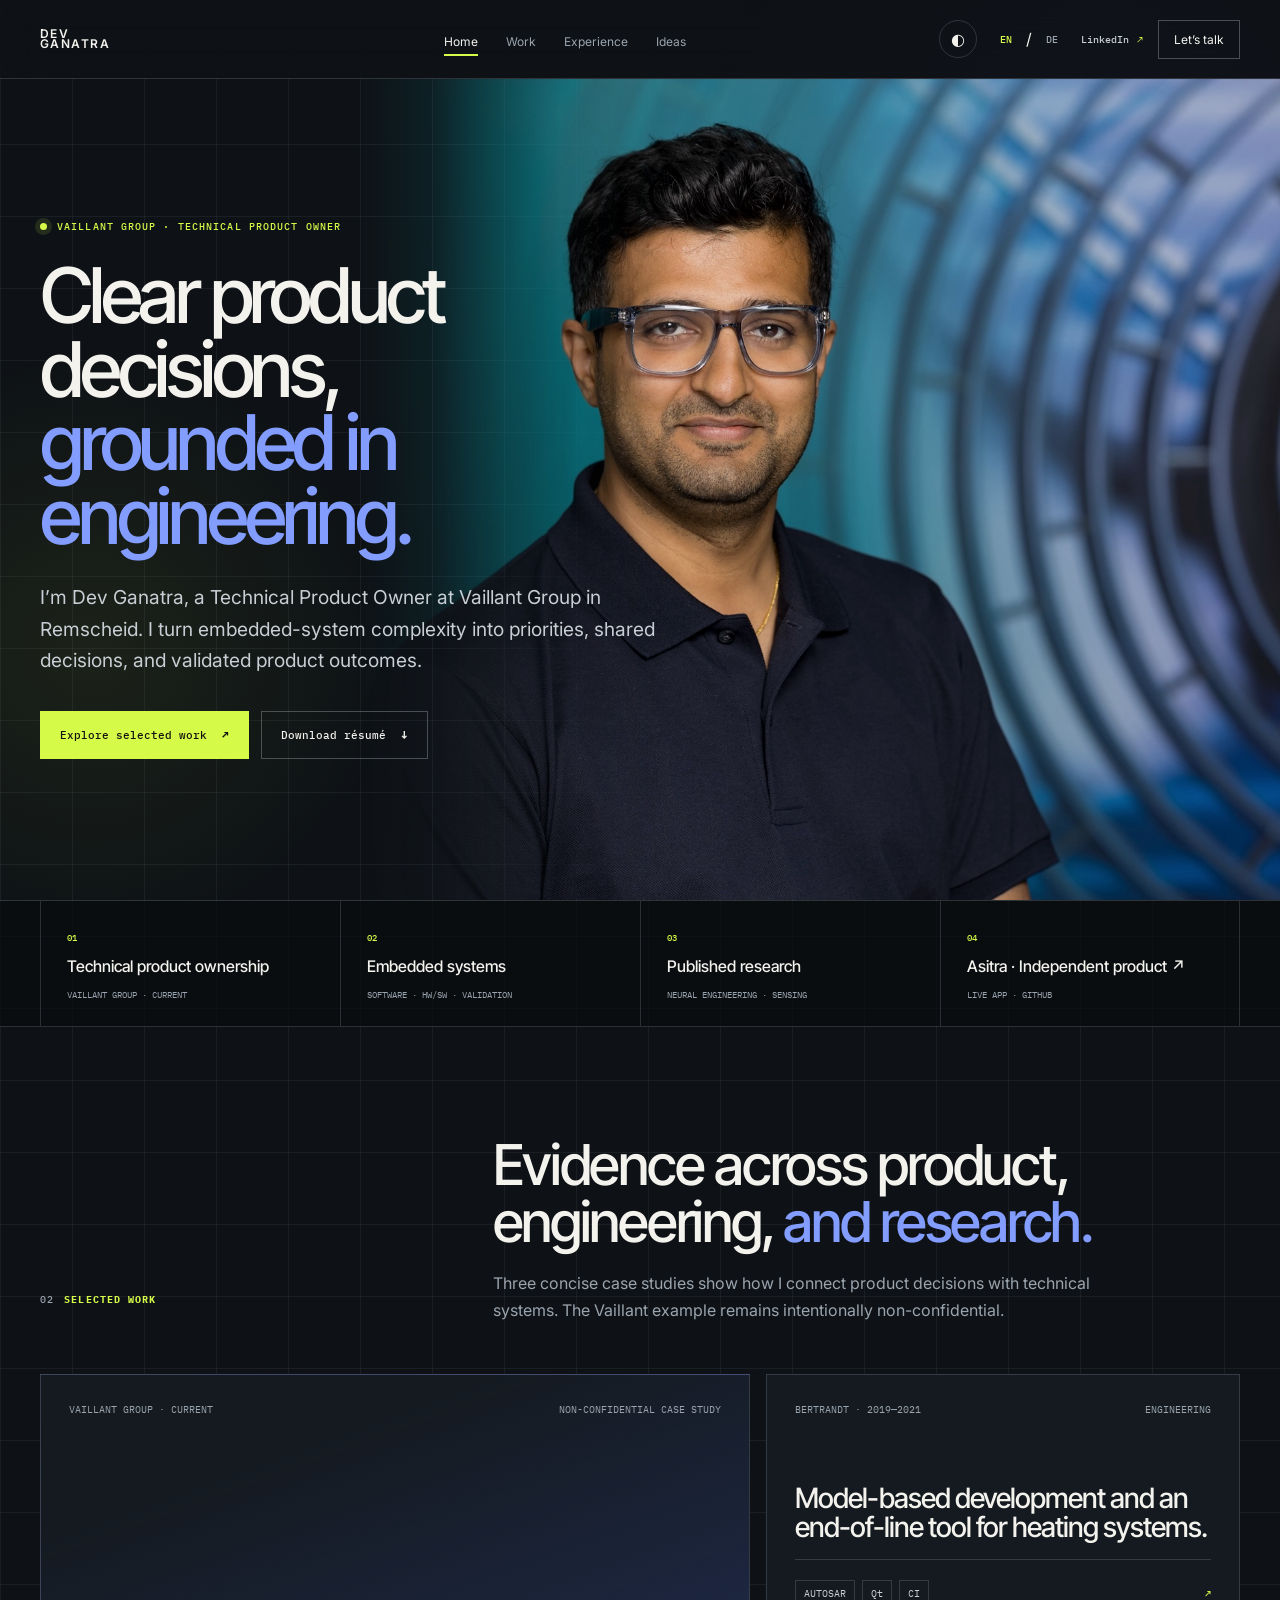
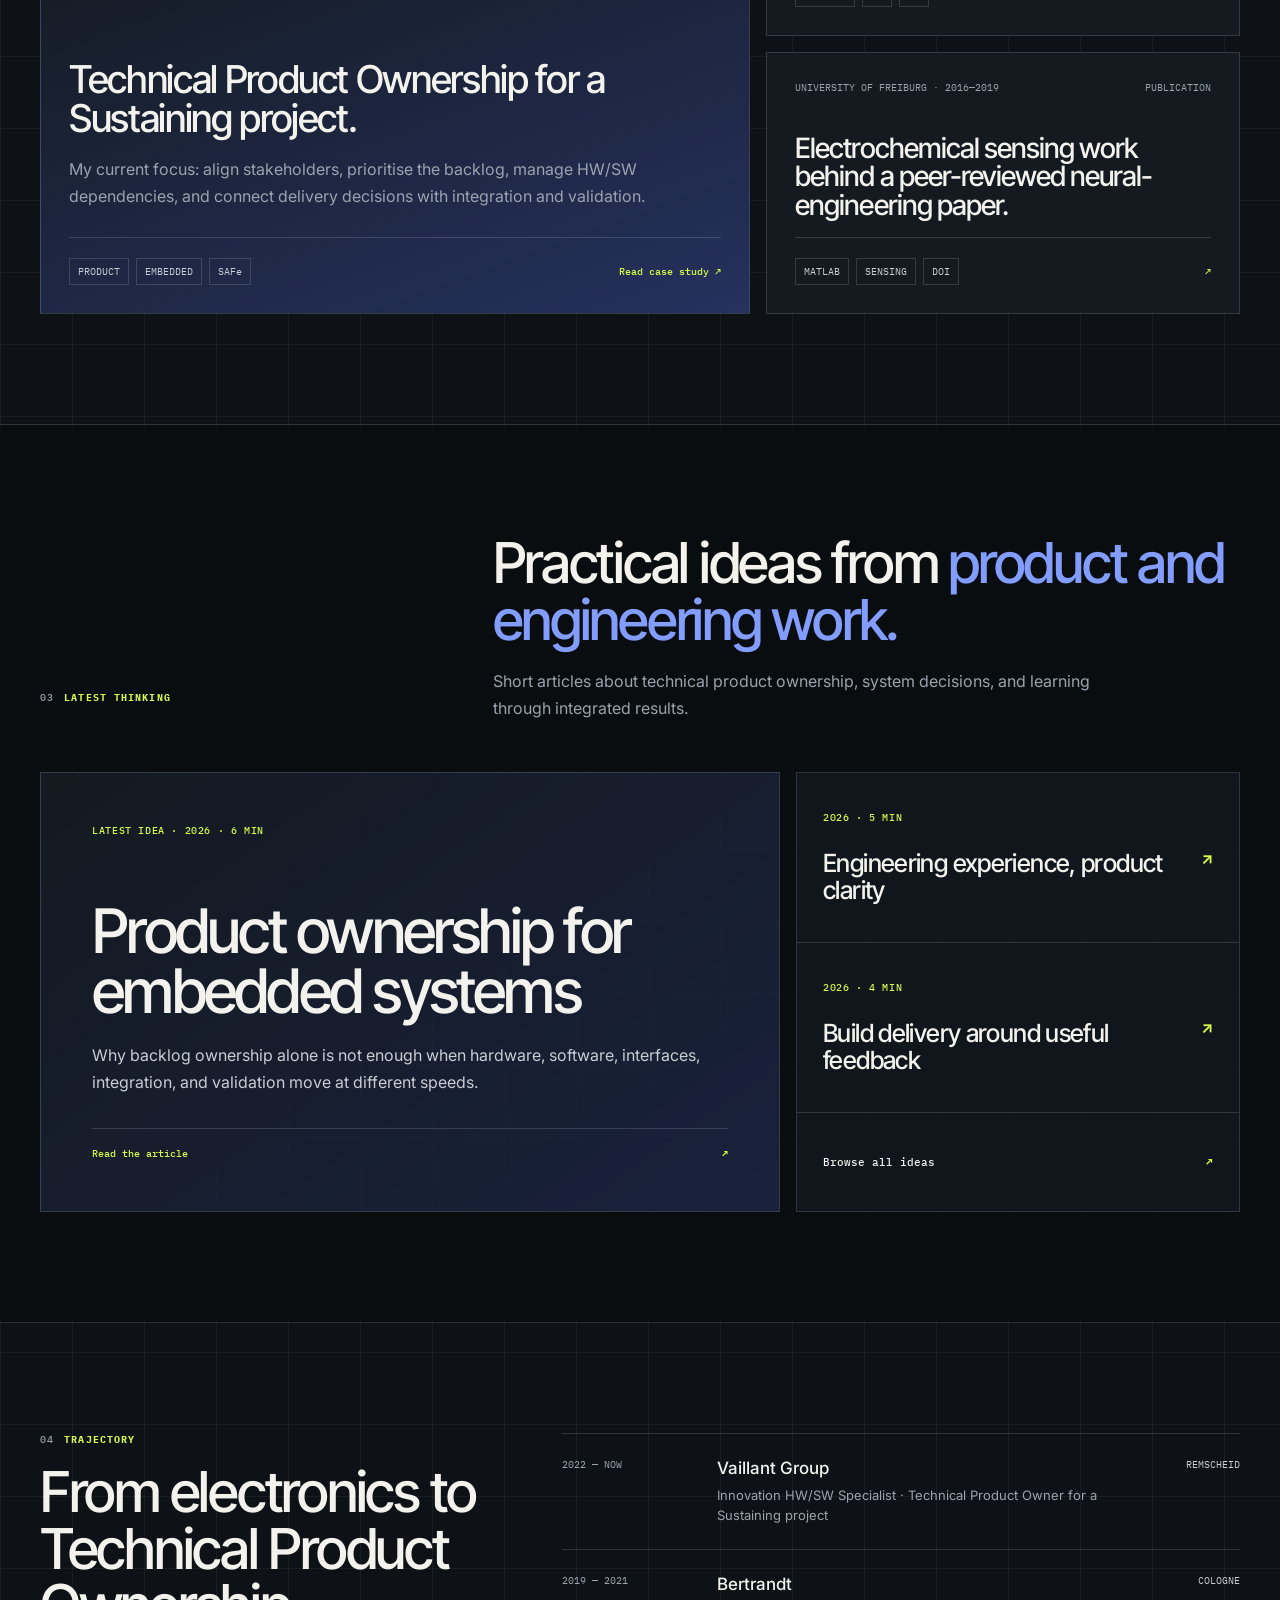
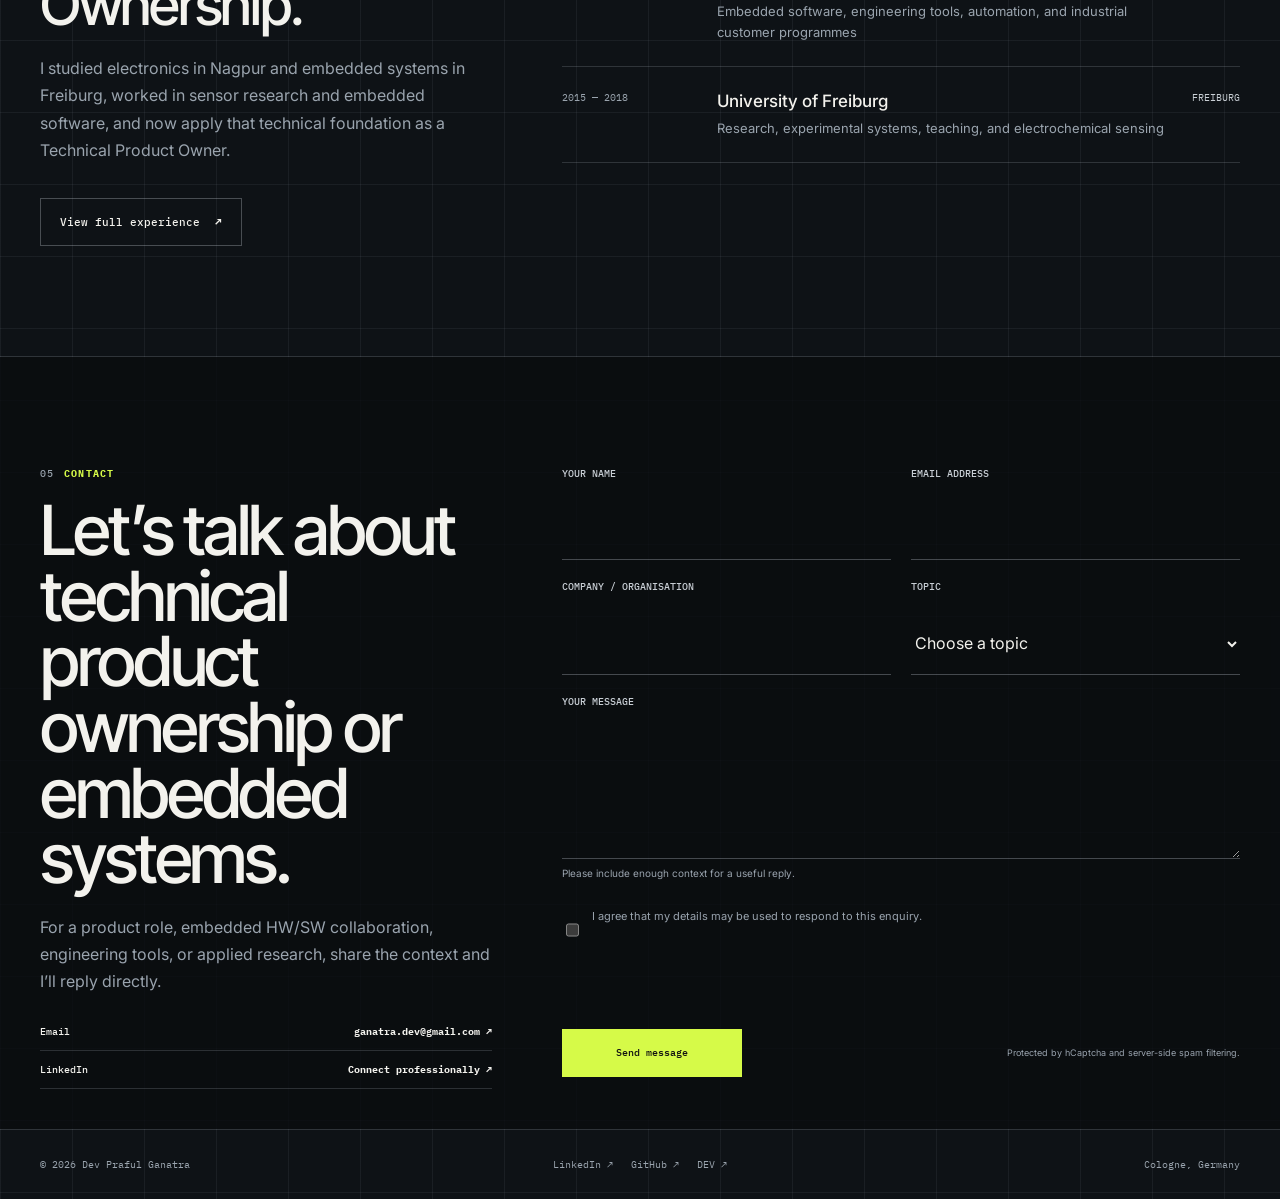
<file: index.html>
<!doctype html>
<html
  lang="en"
  data-title-en="Dev Praful Ganatra — Technical Product Owner"
  data-title-de="Dev Praful Ganatra — Technical Product Owner"
  data-description-en="Dev Praful Ganatra is a Technical Product Owner at Vaillant Group with experience in embedded software, model-based development, engineering tools, and sensor research."
  data-description-de="Dev Praful Ganatra arbeitet als Technical Product Owner bei der Vaillant Group und bringt Erfahrung in Embedded Software, modellbasierter Entwicklung, Engineering-Tools und Sensorforschung mit."
  data-canonical="https://devganatra.github.io/"
>
  <head>
    <meta charset="UTF-8" />
    <meta name="viewport" content="width=device-width, initial-scale=1.0" />
    <meta name="description" content="Dev Praful Ganatra is a Technical Product Owner at Vaillant Group with experience in embedded software, model-based development, engineering tools, and sensor research." />
    <meta name="author" content="Dev Praful Ganatra" />
    <meta name="robots" content="index, follow, max-image-preview:large, max-snippet:-1" />
    <meta name="google-site-verification" content="arIc67Iur2jPCb2E7fAKsbafg_-e31G-WFQMiZarhj4" />
    <meta name="theme-color" content="#0e1216" />
    <meta name="color-scheme" content="dark light" />
    <meta property="og:type" content="profile" />
    <meta property="og:url" content="https://devganatra.github.io/" />
    <meta property="og:site_name" content="Dev Ganatra" />
    <meta property="og:title" content="Dev Praful Ganatra — Technical Product Owner" />
    <meta property="og:description" content="Technical Product Owner at Vaillant Group with a background in embedded software, model-based development, and applied research." />
    <meta property="og:locale" content="en_GB" />
    <meta property="og:locale:alternate" content="de_DE" />
    <meta name="twitter:card" content="summary_large_image" />
    <meta name="twitter:title" content="Dev Praful Ganatra — Technical Product Owner" />
    <meta name="twitter:description" content="Technical Product Owner at Vaillant Group with a background in embedded software, model-based development, and applied research." />
    <meta property="og:image" content="https://devganatra.github.io/assets/og.png" /><meta property="og:image:width" content="1200" /><meta property="og:image:height" content="630" /><meta property="og:image:alt" content="Dev Ganatra — Product and Engineering" /><meta name="twitter:image" content="https://devganatra.github.io/assets/og.png" /><title>Dev Praful Ganatra — Technical Product Owner</title>
    <link rel="canonical" href="https://devganatra.github.io/" />
    <link rel="alternate" hreflang="en" href="https://devganatra.github.io/?lang=en" />
    <link rel="alternate" hreflang="de" href="https://devganatra.github.io/?lang=de" />
    <link rel="alternate" hreflang="x-default" href="https://devganatra.github.io/" />
    <link rel="preconnect" href="https://fonts.googleapis.com" />
    <link rel="preconnect" href="https://fonts.gstatic.com" crossorigin />
    <link href="https://fonts.googleapis.com/css2?family=IBM+Plex+Mono:wght@400;500&family=Inter:wght@400;500;600&family=Inter+Tight:wght@400;500;600&display=swap" rel="stylesheet" />
    <link rel="icon" href="/assets/icon.svg" type="image/svg+xml" />
    <link rel="manifest" href="/manifest.webmanifest" />
    <link rel="stylesheet" href="/styles.css?v=57" />
    <script type="application/ld+json">
      {
        "@context": "https://schema.org",
        "@graph": [
          {
            "@type": "Person",
            "@id": "https://devganatra.github.io/#person",
            "name": "Dev Praful Ganatra",
            "givenName": "Dev Praful",
            "familyName": "Ganatra",
            "alternateName": ["Dev Ganatra", "Dev Praful Ganatra"],
            "url": "https://devganatra.github.io/",
            "email": "mailto:ganatra.dev@gmail.com",
            "jobTitle": "Technical Product Owner",
            "description": "Technical Product Owner at Vaillant Group with experience in sustaining products, embedded software, model-based development, engineering tools, and electrochemical sensor research.",
            "knowsAbout": [
              "Technical product ownership",
              "Embedded systems",
              "HW/SW innovation",
              "Connected products",
              "Engineering tools and automation",
              "Control systems",
              "Computer vision",
              "Electrochemical sensing"
            ],
            "homeLocation": {"@type": "Place", "name": "Cologne, Germany"},
            "worksFor": {"@type": "Organization", "name": "Vaillant Group", "url": "https://www.vaillant-group.com/"},
            "alumniOf": [
              {"@type": "CollegeOrUniversity", "name": "University of Freiburg", "url": "https://uni-freiburg.de/"},
              {"@type": "CollegeOrUniversity", "name": "RTM Nagpur University", "url": "https://www.nagpuruniversity.ac.in/"}
            ],
            "sameAs": [
              "https://www.linkedin.com/in/devganatra",
              "https://github.com/devganatra",
              "https://dev.to/devganatra",
              "https://gravatar.com/devganatra"
            ]
          },
          {
            "@type": "WebSite",
            "@id": "https://devganatra.github.io/#website",
            "url": "https://devganatra.github.io/",
            "name": "Dev Ganatra — Product and Engineering Portfolio",
            "alternateName": ["Dev Praful Ganatra", "Dev Ganatra"],
            "inLanguage": ["en", "de"],
            "publisher": {"@id": "https://devganatra.github.io/#person"}
          },
          {
            "@type": "ProfilePage",
            "@id": "https://devganatra.github.io/#profile",
            "url": "https://devganatra.github.io/",
            "name": "Dev Praful Ganatra — Technical Product Owner",
            "dateModified": "2026-09-23T12:00:00+02:00",
            "mainEntity": {"@id": "https://devganatra.github.io/#person"},
            "isPartOf": {"@id": "https://devganatra.github.io/#website"}
          }
        ]
      }
    </script>
  </head>
  <body data-page="home">
    <a class="skip-link" href="#content" data-en="Skip to content" data-de="Zum Inhalt springen">Skip to content</a>

    <header class="site-header">
      <div class="shell header-inner">
        <a class="wordmark" href="/" data-internal aria-label="Dev Ganatra home"><span>DEV</span><span>GANATRA</span></a>
        <nav class="primary-nav" data-primary-navigation aria-label="Primary navigation" data-aria-en="Primary navigation" data-aria-de="Hauptnavigation">
          <a href="/" data-internal data-nav-page="home" data-en="Home" data-de="Start">Home</a>
          <a href="/case-studies/" data-internal data-nav-page="cases" data-en="Work" data-de="Arbeiten">Work</a>
          <a href="/experience/" data-internal data-nav-page="experience" data-en="Experience" data-de="Werdegang">Experience</a>
          <a href="/notes/" data-internal data-nav-page="notes" data-en="Ideas" data-de="Fachbeiträge">Ideas</a>
          <div class="mobile-nav-actions">
            <div class="language-switch" aria-label="Language" data-aria-en="Language" data-aria-de="Sprache">
              <button type="button" data-language="en" aria-pressed="true">EN</button><span>/</span><button type="button" data-language="de" aria-pressed="false">DE</button>
            </div>
            <button class="theme-toggle" type="button" data-theme-toggle aria-label="Switch colour theme" data-aria-en="Switch colour theme" data-aria-de="Farbschema wechseln">◐</button>
          </div>
        </nav>
        <div class="header-actions">
          <button class="theme-toggle" type="button" data-theme-toggle aria-label="Switch colour theme" data-aria-en="Switch colour theme" data-aria-de="Farbschema wechseln">◐</button>
          <div class="language-switch" aria-label="Language" data-aria-en="Language" data-aria-de="Sprache">
            <button type="button" data-language="en" aria-pressed="true">EN</button><span>/</span><button type="button" data-language="de" aria-pressed="false">DE</button>
          </div>
          <a class="linkedin-link" href="https://www.linkedin.com/in/devganatra" target="_blank" rel="noreferrer">LinkedIn <b>↗</b></a>
          <a class="header-cta" href="#contact" data-en="Let’s talk" data-de="Kontakt">Let’s talk</a>
          <button class="menu-toggle" type="button" data-menu-toggle aria-expanded="false" aria-label="Open navigation" data-aria-en="Open navigation" data-aria-de="Navigation öffnen">☰</button>
        </div>
      </div>
    </header>

    <main id="content">
      <section class="home-hero">
        <div class="shell hero-layout">
          <div class="hero-copy reveal">
            <span class="eyebrow" data-en="Vaillant Group · Technical Product Owner" data-de="Vaillant Group · Technical Product Owner">Vaillant Group · Technical Product Owner</span>
            <h1>
              <span data-en="Clear product decisions," data-de="Klare Produkt&shy;entscheidungen,">Clear product decisions,</span>
              <em data-en="grounded in engineering." data-de="fundiert durch Engineering.">grounded in engineering.</em>
            </h1>
            <p class="hero-intro" data-en="I’m Dev Ganatra, a Technical Product Owner at Vaillant Group in Remscheid. I turn embedded-system complexity into priorities, shared decisions, and validated product outcomes." data-de="Ich bin Dev Ganatra, Technical Product Owner bei der Vaillant Group in Remscheid. Ich übersetze die Komplexität eingebetteter Systeme in klare Prioritäten, gemeinsame Entscheidungen und validierte Produktergebnisse.">I’m Dev Ganatra, a Technical Product Owner at Vaillant Group in Remscheid. I turn embedded-system complexity into priorities, shared decisions, and validated product outcomes.</p>
            <div class="hero-actions">
              <a class="button button-primary" href="/case-studies/" data-internal><span data-en="Explore selected work" data-de="Ausgewählte Arbeiten">Explore selected work</span><b>↗</b></a>
              <a class="button button-quiet" href="/output/pdf/Dev_Ganatra_Resume_EN.pdf" data-resume-link download><span data-en="Download résumé" data-de="Lebenslauf herunterladen">Download résumé</span><b>↓</b></a>
            </div>
          </div>

          <aside class="portrait-card reveal" aria-label="Portrait of Dev Ganatra" data-aria-en="Portrait of Dev Ganatra" data-aria-de="Porträt von Dev Ganatra">
            <img src="/assets/dev-ganatra-hero-scene.jpg" width="1800" height="1201" alt="Dev Ganatra in a professional engineering environment" fetchpriority="high" />
          </aside>
        </div>
      </section>

      <section class="proof-strip" aria-label="Professional focus">
        <div class="shell proof-grid">
          <div><span>01</span><strong data-en="Technical product ownership" data-de="Technische Produktverantwortung">Technical product ownership</strong><small data-en="Vaillant Group · current" data-de="Vaillant Group · aktuell">Vaillant Group · current</small></div>
          <div><span>02</span><strong data-en="Embedded systems" data-de="Embedded Systems">Embedded systems</strong><small data-en="Software · HW/SW · validation" data-de="Software · HW/SW · Validierung">Software · HW/SW · validation</small></div>
          <div><span>03</span><strong data-en="Published research" data-de="Publizierte Forschung">Published research</strong><small data-en="Neural engineering · sensing" data-de="Neural Engineering · Sensorik">Neural engineering · sensing</small></div>
          <div><span>04</span><strong><a href="https://asitra.app/" target="_blank" rel="noreferrer" data-en="Asitra · Independent product ↗" data-de="Asitra · Eigenes Produkt ↗">Asitra · Independent product ↗</a></strong><small>LIVE APP · GITHUB</small></div>
        </div>
      </section>

      <section class="section">
        <div class="shell">
          <div class="section-heading reveal">
            <div><span class="section-kicker"><span>02</span><b data-en="Selected work" data-de="Ausgewählte Arbeiten">Selected work</b></span></div>
            <div>
              <h2><span data-en="Evidence across product, engineering, " data-de="Beispiele aus Produktarbeit, Engineering ">Evidence across product, engineering, </span><em data-en="and research." data-de="und Forschung.">and research.</em></h2>
              <p data-en="Three concise case studies show how I connect product decisions with technical systems. The Vaillant example remains intentionally non-confidential." data-de="Drei kompakte Fallstudien zeigen, wie ich Produktentscheidungen mit technischen Systemen verbinde. Das Vaillant-Beispiel bleibt bewusst frei von vertraulichen Informationen.">Three concise case studies show how I connect product decisions with technical systems. The Vaillant example remains intentionally non-confidential.</p>
            </div>
          </div>
          <div class="featured-grid">
            <a class="case-card case-card-large reveal" href="/case-studies/connected-climate-products/" data-internal>
              <div class="case-meta"><span data-en="VAILLANT GROUP · CURRENT" data-de="VAILLANT GROUP · AKTUELL">VAILLANT GROUP · CURRENT</span><span data-en="NON-CONFIDENTIAL CASE STUDY" data-de="FALLSTUDIE OHNE VERTRAULICHE INHALTE">NON-CONFIDENTIAL CASE STUDY</span></div>
              <h3 data-en="Technical Product Ownership for a Sustaining project." data-de="Technische Produktverantwortung in einem Sustaining-Projekt.">Technical Product Ownership for a Sustaining project.</h3>
              <p data-en="My current focus: align stakeholders, prioritise the backlog, manage HW/SW dependencies, and connect delivery decisions with integration and validation." data-de="Mein aktueller Fokus: Stakeholder abstimmen, den Backlog priorisieren, HW/SW-Abhängigkeiten steuern und Umsetzungsentscheidungen mit Integration und Validierung verbinden.">My current focus: align stakeholders, prioritise the backlog, manage HW/SW dependencies, and connect delivery decisions with integration and validation.</p>
              <div class="case-footer"><div class="case-tags"><span>PRODUCT</span><span>EMBEDDED</span><span>SAFe</span></div><b data-en="Read case study ↗" data-de="Case Study lesen ↗">Read case study ↗</b></div>
            </a>
            <a class="case-card reveal" href="/case-studies/engineering-tools/" data-internal>
              <div class="case-meta"><span>BERTRANDT · 2019—2021</span><span>ENGINEERING</span></div>
              <h3 data-en="Model-based development and an end-of-line tool for heating systems." data-de="Modellbasierte Entwicklung und ein End-of-Line-Tool für Heizsysteme.">Model-based development and an end-of-line tool for heating systems.</h3>
              <div class="case-footer"><div class="case-tags"><span>AUTOSAR</span><span>Qt</span><span>CI</span></div><b>↗</b></div>
            </a>
            <a class="case-card reveal" href="/case-studies/neural-implant-sensing/" data-internal>
              <div class="case-meta"><span data-en="UNIVERSITY OF FREIBURG · 2016—2019" data-de="UNIVERSITÄT FREIBURG · 2016—2019">UNIVERSITY OF FREIBURG · 2016—2019</span><span data-en="PUBLICATION" data-de="PUBLIKATION">PUBLICATION</span></div>
              <h3 data-en="Electrochemical sensing work behind a peer-reviewed neural-engineering paper." data-de="Elektrochemische Sensorforschung als Grundlage einer begutachteten Publikation zu neuronalen Implantaten.">Electrochemical sensing work behind a peer-reviewed neural-engineering paper.</h3>
              <div class="case-footer"><div class="case-tags"><span>MATLAB</span><span>SENSING</span><span>DOI</span></div><b>↗</b></div>
            </a>
          </div>
        </div>
      </section>

      <section class="section ideas-section">
        <div class="shell">
          <div class="section-heading reveal">
            <div><span class="section-kicker"><span>03</span><b data-en="Latest thinking" data-de="Aktuelle Fachbeiträge">Latest thinking</b></span></div>
            <div>
              <h2><span data-en="Practical ideas from " data-de="Praxisnahe Gedanken aus ">Practical ideas from </span><em data-en="product and engineering work." data-de="Produktarbeit und Engineering.">product and engineering work.</em></h2>
              <p data-en="Short articles about technical product ownership, system decisions, and learning through integrated results." data-de="Kurze Beiträge über technische Produktverantwortung, Systementscheidungen und Lernen anhand integrierter Ergebnisse.">Short articles about technical product ownership, system decisions, and learning through integrated results.</p>
            </div>
          </div>
          <div class="ideas-layout">
            <a class="idea-feature reveal" href="/notes/product-ownership-embedded-systems/" data-internal>
              <span class="idea-meta" data-en="LATEST IDEA · 2026 · 6 MIN" data-de="AKTUELLER BEITRAG · 2026 · 6 MIN">LATEST IDEA · 2026 · 6 MIN</span>
              <h3 data-en="Product ownership for embedded systems" data-de="Produktverantwortung für eingebettete Systeme">Product ownership for embedded systems</h3>
              <p data-en="Why backlog ownership alone is not enough when hardware, software, interfaces, integration, and validation move at different speeds." data-de="Warum Backlog-Verantwortung allein nicht genügt, wenn Hardware, Software, Schnittstellen, Integration und Validierung unterschiedlichen Taktungen folgen.">Why backlog ownership alone is not enough when hardware, software, interfaces, integration, and validation move at different speeds.</p>
              <strong><span data-en="Read the article" data-de="Beitrag lesen">Read the article</span><b>↗</b></strong>
            </a>
            <div class="idea-list reveal">
              <a href="/notes/engineering-depth-product-clarity/" data-internal><span>2026 · 5 MIN</span><h3 data-en="Engineering experience, product clarity" data-de="Technische Erfahrung für klare Produktentscheidungen">Engineering experience, product clarity</h3><b>↗</b></a>
              <a href="/notes/feedback-delivery-system/" data-internal><span>2026 · 4 MIN</span><h3 data-en="Build delivery around useful feedback" data-de="Umsetzung an verwertbarem Feedback ausrichten">Build delivery around useful feedback</h3><b>↗</b></a>
              <a class="idea-archive" href="/notes/" data-internal><span data-en="Browse all ideas" data-de="Alle Fachbeiträge">Browse all ideas</span><b>↗</b></a>
            </div>
          </div>
        </div>
      </section>

      <section class="section">
        <div class="shell career-preview">
          <div class="career-copy reveal">
            <span class="section-kicker"><span>04</span><b data-en="Trajectory" data-de="Laufbahn">Trajectory</b></span>
            <h2 data-en="From electronics to Technical Product Ownership." data-de="Von der Elektronik zur technischen Produktverantwortung.">From electronics to Technical Product Ownership.</h2>
            <p data-en="I studied electronics in Nagpur and embedded systems in Freiburg, worked in sensor research and embedded software, and now apply that technical foundation as a Technical Product Owner." data-de="Ich studierte Elektronik in Nagpur und Embedded Systems in Freiburg, arbeitete in der Sensorforschung und Embedded-Softwareentwicklung und nutze diese technische Grundlage heute als Technical Product Owner.">I studied electronics in Nagpur and embedded systems in Freiburg, worked in sensor research and embedded software, and now apply that technical foundation as a Technical Product Owner.</p>
            <div class="page-actions"><a class="button button-quiet" href="/experience/" data-internal><span data-en="View full experience" data-de="Gesamte Erfahrung">View full experience</span><b>↗</b></a></div>
          </div>
          <div class="career-list reveal">
            <article><time data-en="2022 — NOW" data-de="2022 — HEUTE">2022 — NOW</time><div><h3>Vaillant Group</h3><p data-en="Innovation HW/SW Specialist · Technical Product Owner for a Sustaining project" data-de="Innovation HW/SW Specialist · Technical Product Owner für ein Sustaining-Projekt">Innovation HW/SW Specialist · Technical Product Owner for a Sustaining project</p></div><span>REMSCHEID</span></article>
            <article><time>2019 — 2021</time><div><h3>Bertrandt</h3><p data-en="Embedded software, engineering tools, automation, and industrial customer programmes" data-de="Embedded Software, Engineering-Tools, Automatisierung und industrielle Kundenprogramme">Embedded software, engineering tools, automation, and industrial customer programmes</p></div><span data-en="COLOGNE" data-de="KÖLN">COLOGNE</span></article>
            <article><time>2015 — 2018</time><div><h3>University of Freiburg</h3><p data-en="Research, experimental systems, teaching, and electrochemical sensing" data-de="Forschung, Versuchssysteme, Lehre und elektrochemische Sensorik">Research, experimental systems, teaching, and electrochemical sensing</p></div><span>FREIBURG</span></article>
          </div>
        </div>
      </section>

      <section class="contact-section" id="contact">
        <div class="shell contact-layout">
          <div class="contact-copy reveal">
            <span class="section-kicker"><span>05</span><b data-en="Contact" data-de="Kontakt">Contact</b></span>
            <h2 data-en="Let’s talk about technical product ownership or embedded systems." data-de="Austausch zu technischer Produktverantwortung oder Embedded Systems.">Let’s talk about technical product ownership or embedded systems.</h2>
            <p data-en="For a product role, embedded HW/SW collaboration, engineering tools, or applied research, share the context and I’ll reply directly." data-de="Ob Produktrolle, Zusammenarbeit an Embedded HW/SW, Engineering-Tools oder angewandte Forschung: Schildern Sie kurz den Kontext, und ich antworte gezielt.">For a product role, embedded HW/SW collaboration, engineering tools, or applied research, share the context and I’ll reply directly.</p>
            <div class="contact-links">
              <a href="mailto:ganatra.dev@gmail.com"><span>Email</span><b>ganatra.dev@gmail.com ↗</b></a>
              <a href="https://www.linkedin.com/in/devganatra" target="_blank" rel="noreferrer"><span>LinkedIn</span><b data-en="Connect professionally ↗" data-de="Professionell vernetzen ↗">Connect professionally ↗</b></a>
            </div>
          </div>

          <form class="contact-form reveal" action="https://api.web3forms.com/submit" method="POST" data-contact-form>
            <input type="hidden" name="access_key" value="1f763b0e-4c8f-427f-8087-fe6c22e0355c" />
            <input type="hidden" name="subject" value="[devganatra.me] New portfolio enquiry" />
            <input type="hidden" name="from_name" value="Dev Ganatra Portfolio" />
            <input type="hidden" name="redirect" value="https://devganatra.github.io/?message=sent#contact" />
            <input type="hidden" name="Source" value="devganatra.github.io portfolio" />
            <input class="form-honey" type="checkbox" name="botcheck" tabindex="-1" autocomplete="off" aria-hidden="true" />
            <div class="form-success" data-form-success role="status" hidden><strong data-en="Message sent." data-de="Nachricht gesendet.">Message sent.</strong><p data-en="Thank you. I’ll reply as soon as possible." data-de="Vielen Dank. Ich melde mich so bald wie möglich.">Thank you. I’ll reply as soon as possible.</p></div>
            <div class="form-field"><label for="name" data-en="Your name" data-de="Ihr Name">Your name</label><input id="name" name="Name" type="text" autocomplete="name" minlength="2" maxlength="80" required /></div>
            <div class="form-field"><label for="email" data-en="Email address" data-de="E-Mail-Adresse">Email address</label><input id="email" name="email" type="email" autocomplete="email" maxlength="120" required /></div>
            <div class="form-field"><label for="company" data-en="Company / organisation" data-de="Unternehmen / Organisation">Company / organisation</label><input id="company" name="Company / organization" type="text" autocomplete="organization" maxlength="120" /></div>
            <div class="form-field"><label for="topic" data-en="Topic" data-de="Thema">Topic</label><select id="topic" name="Topic" required><option value="" selected disabled data-en="Choose a topic" data-de="Thema auswählen">Choose a topic</option><option value="Product ownership" data-en="Product ownership" data-de="Product Ownership">Product ownership</option><option value="Embedded systems" data-en="Embedded systems" data-de="Eingebettete Systeme">Embedded systems</option><option value="Engineering collaboration" data-en="Engineering collaboration" data-de="Engineering-Zusammenarbeit">Engineering collaboration</option><option value="Other" data-en="Other" data-de="Anderes">Other</option></select></div>
            <div class="form-field form-field-wide"><label for="message" data-en="Your message" data-de="Ihre Nachricht">Your message</label><textarea id="message" name="Message" rows="5" minlength="30" maxlength="2000" required></textarea><small data-en="Please include enough context for a useful reply." data-de="Bitte geben Sie genügend Kontext für eine hilfreiche Antwort an.">Please include enough context for a useful reply.</small></div>
            <label class="form-consent form-field-wide"><input type="checkbox" name="Contact permission" value="Agreed" required /><span data-en="I agree that my details may be used to respond to this enquiry." data-de="Ich stimme zu, dass meine Angaben zur Beantwortung dieser Anfrage verwendet werden dürfen.">I agree that my details may be used to respond to this enquiry.</span></label>
            <div class="form-field-wide"><div class="h-captcha" data-captcha="true"></div><p data-captcha-error role="alert" hidden data-en="Please complete the spam-protection check." data-de="Bitte schließen Sie die Spam-Schutz-Prüfung ab.">Please complete the spam-protection check.</p></div>
            <div class="form-actions form-field-wide"><button type="submit" data-en="Send message" data-de="Nachricht senden">Send message</button><p data-en="Protected by hCaptcha and server-side spam filtering." data-de="Geschützt durch hCaptcha und serverseitige Spamfilterung.">Protected by hCaptcha and server-side spam filtering.</p></div>
          </form>
        </div>
      </section>
    </main>

    <footer class="site-footer">
      <div class="shell footer-inner">
        <span>© <span data-year></span> Dev Praful Ganatra</span>
        <nav aria-label="Social links"><a href="https://www.linkedin.com/in/devganatra" target="_blank" rel="noreferrer">LinkedIn ↗</a><a href="https://github.com/devganatra" target="_blank" rel="noreferrer">GitHub ↗</a><a href="https://dev.to/devganatra" target="_blank" rel="noreferrer">DEV ↗</a></nav>
        <span data-en="Cologne, Germany" data-de="Köln, Deutschland">Cologne, Germany</span>
      </div>
    </footer>
    <div class="reading-progress" data-reading-progress aria-hidden="true"></div>
    <script src="https://web3forms.com/client/script.js" async defer></script>
    <script src="/site.js?v=57"></script>
  </body>
</html>
</file>
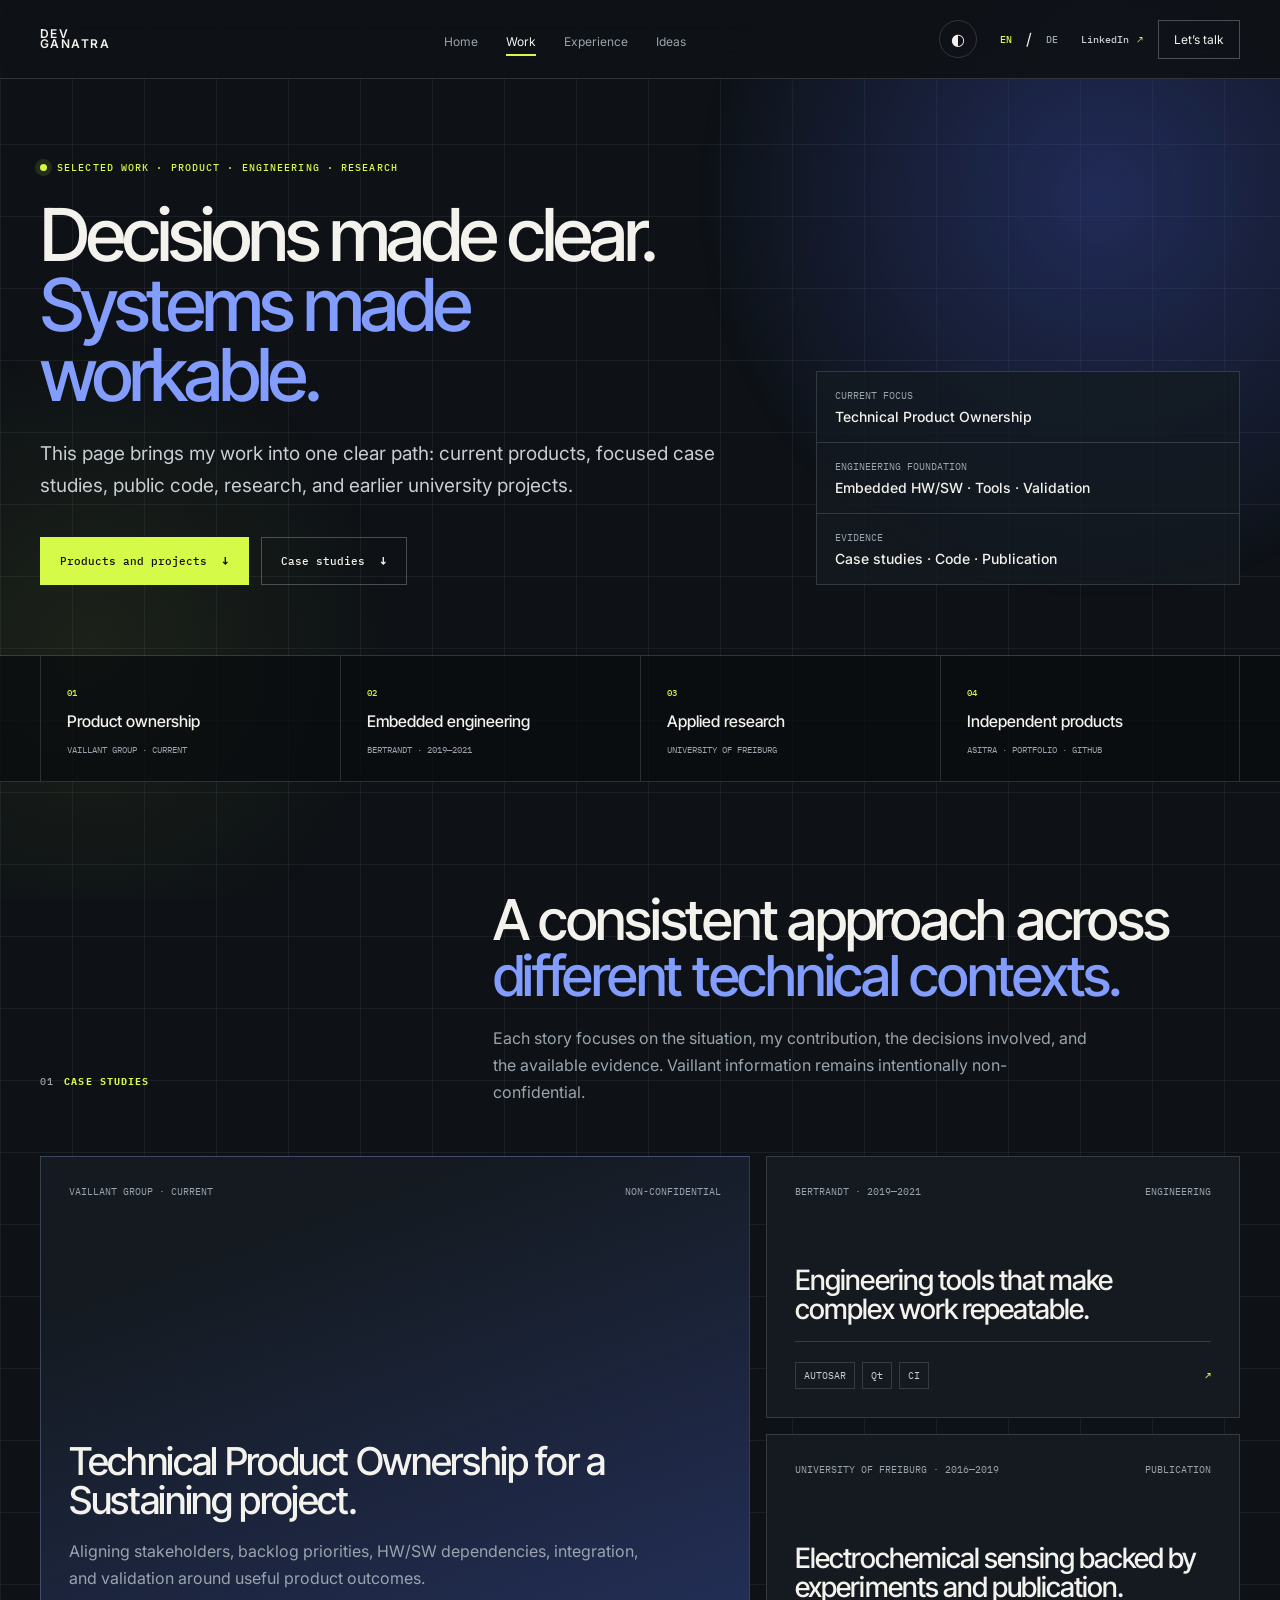
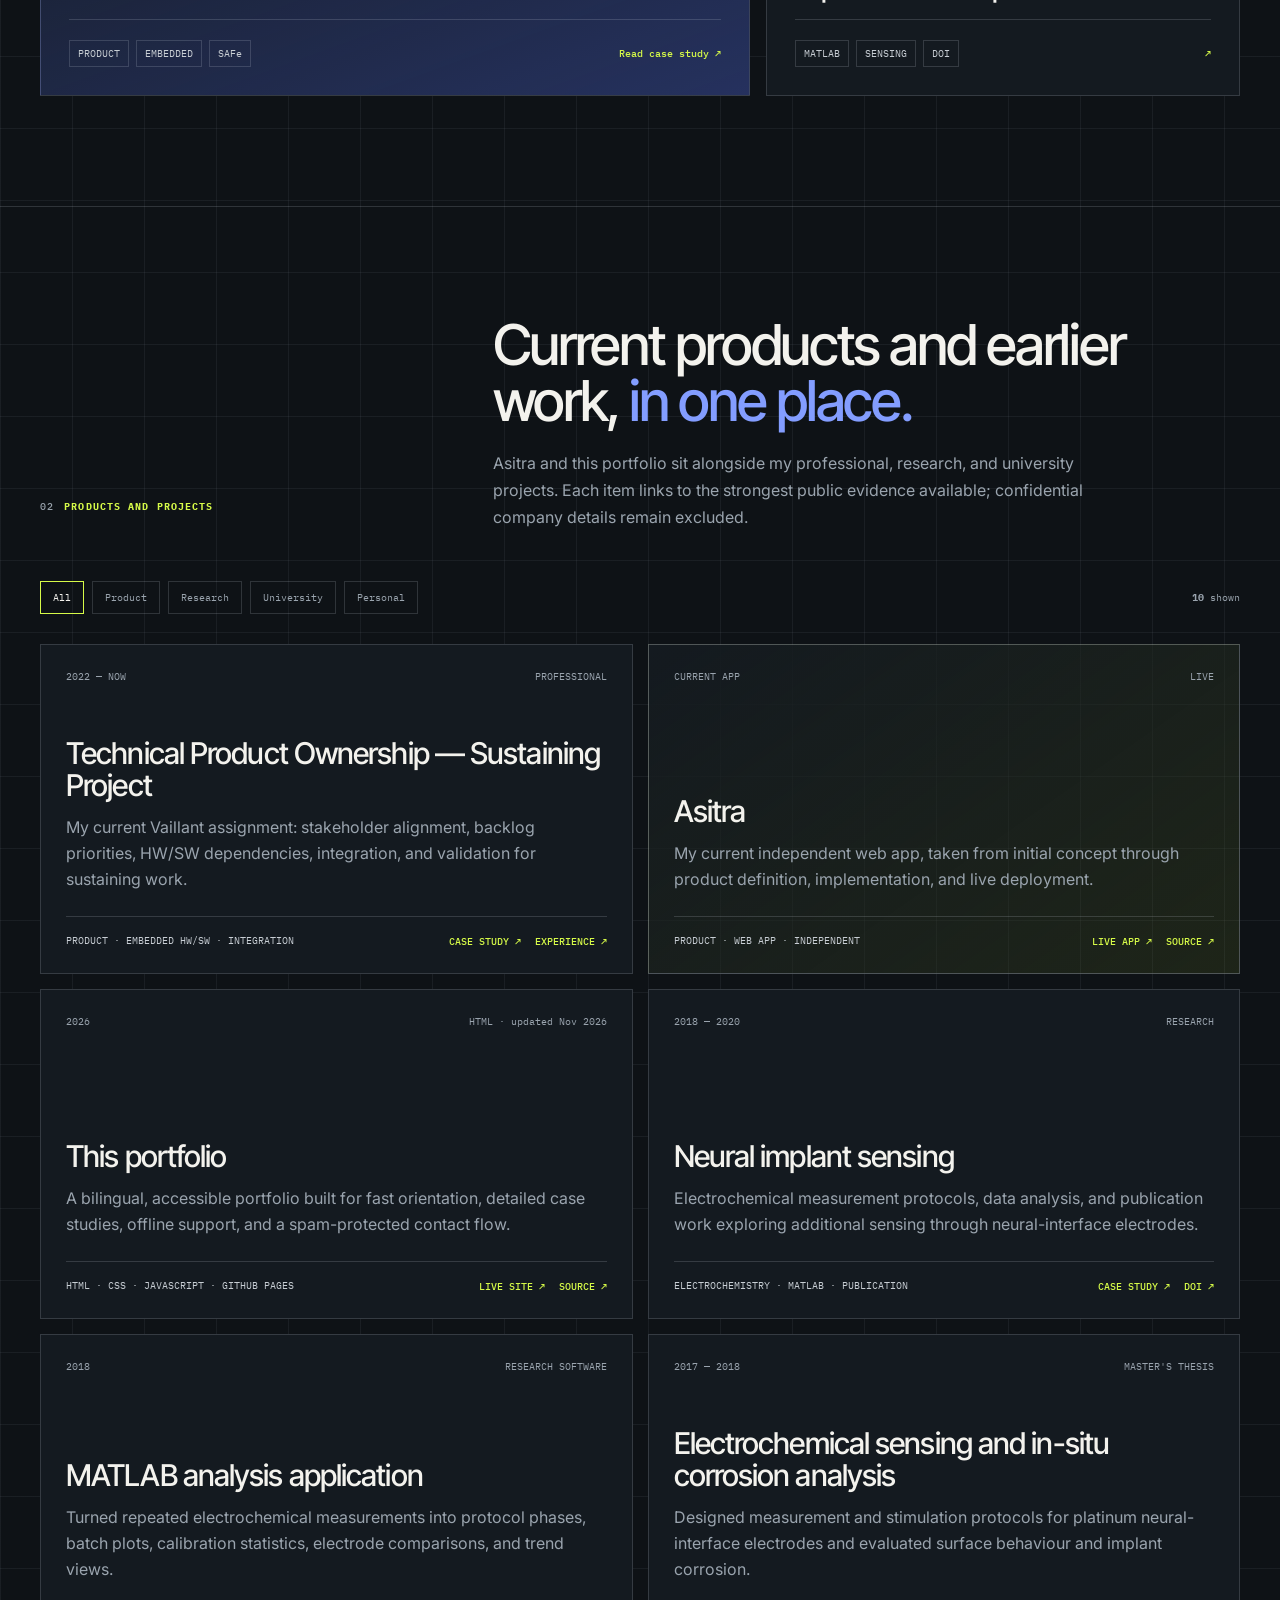
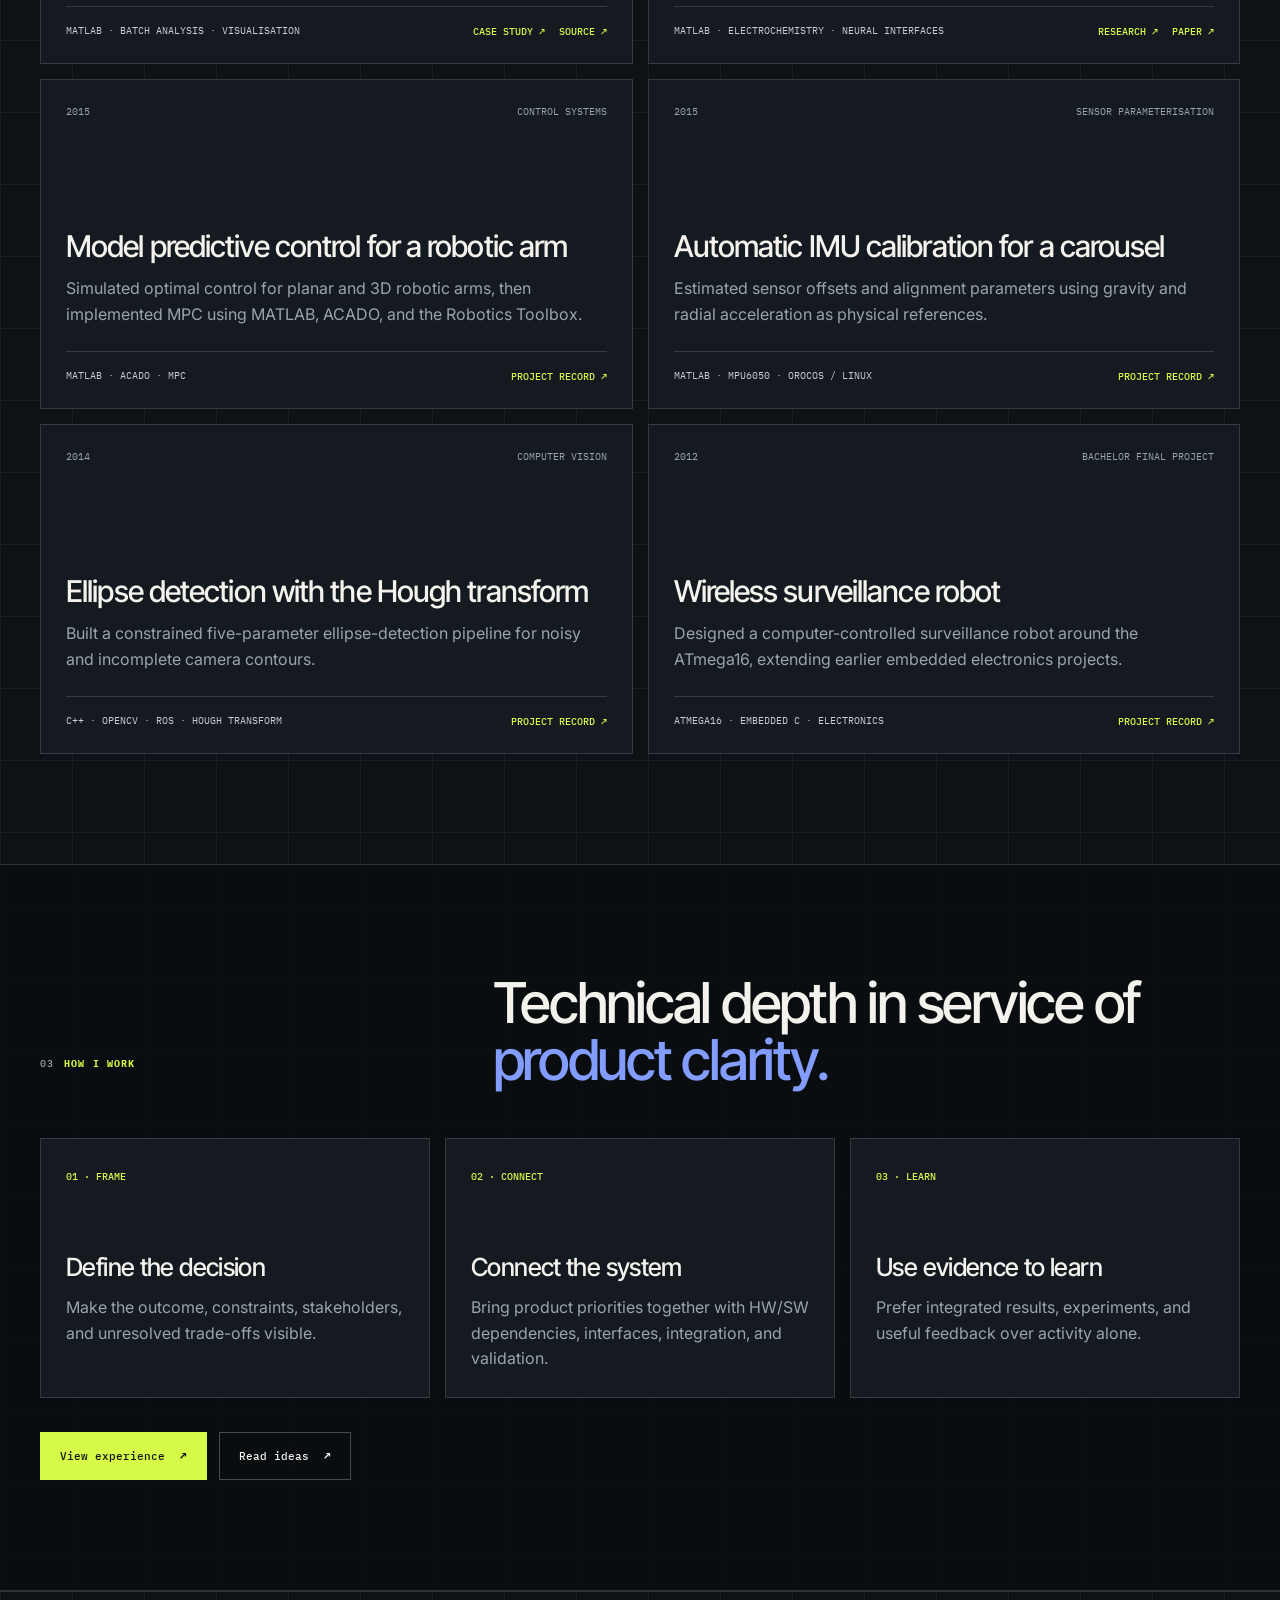
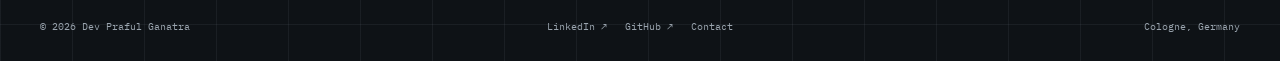
<file: case-studies/index.html>
<!doctype html>
<html lang="en" data-title-en="Work — Dev Ganatra" data-title-de="Arbeiten — Dev Ganatra" data-description-en="Dev Ganatra’s work across Technical Product Ownership, Asitra, embedded engineering, research, public code, and university projects." data-description-de="Dev Ganatras Arbeiten aus technischer Produktverantwortung, Asitra, Embedded Engineering, Forschung, öffentlichem Code und Universitätsprojekten." data-canonical="https://devganatra.github.io/case-studies/">
<head>
  <meta charset="UTF-8" /><meta name="viewport" content="width=device-width, initial-scale=1.0" />
  <meta name="description" content="Selected product, engineering, research, and independent work by Dev Ganatra." /><meta name="robots" content="index, follow, max-image-preview:large" /><meta name="theme-color" content="#0e1216" />
  <meta property="og:type" content="website" /><meta property="og:url" content="https://devganatra.github.io/case-studies/" /><meta property="og:site_name" content="Dev Ganatra" /><meta property="og:title" content="Work — Dev Ganatra" /><meta property="og:description" content="Product work, case studies, public code, research, and university projects by Dev Ganatra." /><meta property="og:locale" content="en_GB" />
  <meta name="twitter:card" content="summary_large_image" /><meta name="twitter:title" content="Work — Dev Ganatra" /><meta name="twitter:description" content="Product work, case studies, public code, research, and university projects by Dev Ganatra." />
  <meta property="og:image" content="https://devganatra.github.io/assets/og.png" /><meta property="og:image:width" content="1200" /><meta property="og:image:height" content="630" /><meta property="og:image:alt" content="Dev Ganatra — Product and Engineering" /><meta name="twitter:image" content="https://devganatra.github.io/assets/og.png" /><title>Work — Dev Ganatra</title><link rel="canonical" href="https://devganatra.github.io/case-studies/" /><link rel="alternate" hreflang="en" href="https://devganatra.github.io/case-studies/?lang=en" /><link rel="alternate" hreflang="de" href="https://devganatra.github.io/case-studies/?lang=de" /><link rel="alternate" hreflang="x-default" href="https://devganatra.github.io/case-studies/" />
  <link rel="preconnect" href="https://fonts.googleapis.com" /><link rel="preconnect" href="https://fonts.gstatic.com" crossorigin /><link href="https://fonts.googleapis.com/css2?family=IBM+Plex+Mono:wght@400;500&family=Inter:wght@400;500;600&family=Inter+Tight:wght@400;500;600&display=swap" rel="stylesheet" /><link rel="icon" href="/assets/icon.svg" type="image/svg+xml" /><link rel="stylesheet" href="/styles.css?v=57" />
</head>
<body data-page="cases">
  <a class="skip-link" href="#content" data-en="Skip to content" data-de="Zum Inhalt springen">Skip to content</a>
  <header class="site-header"><div class="shell header-inner"><a class="wordmark" href="/" data-internal aria-label="Dev Ganatra home"><span>DEV</span><span>GANATRA</span></a><nav class="primary-nav" data-primary-navigation aria-label="Primary navigation" data-aria-en="Primary navigation" data-aria-de="Hauptnavigation"><a href="/" data-internal data-nav-page="home" data-en="Home" data-de="Start">Home</a><a href="/case-studies/" data-internal data-nav-page="cases" data-en="Work" data-de="Arbeiten">Work</a><a href="/experience/" data-internal data-nav-page="experience" data-en="Experience" data-de="Werdegang">Experience</a><a href="/notes/" data-internal data-nav-page="notes" data-en="Ideas" data-de="Fachbeiträge">Ideas</a><div class="mobile-nav-actions"><div class="language-switch"><button type="button" data-language="en">EN</button><span>/</span><button type="button" data-language="de">DE</button></div><button class="theme-toggle" type="button" data-theme-toggle aria-label="Switch colour theme" data-aria-en="Switch colour theme" data-aria-de="Farbschema wechseln">◐</button></div></nav><div class="header-actions"><button class="theme-toggle" type="button" data-theme-toggle aria-label="Switch colour theme" data-aria-en="Switch colour theme" data-aria-de="Farbschema wechseln">◐</button><div class="language-switch"><button type="button" data-language="en">EN</button><span>/</span><button type="button" data-language="de">DE</button></div><a class="linkedin-link" href="https://www.linkedin.com/in/devganatra" target="_blank" rel="noreferrer">LinkedIn <b>↗</b></a><a class="header-cta" href="/#contact" data-internal data-en="Let’s talk" data-de="Kontakt">Let’s talk</a><button class="menu-toggle" type="button" data-menu-toggle aria-expanded="false" aria-label="Open navigation" data-aria-en="Open navigation" data-aria-de="Navigation öffnen">☰</button></div></div></header>
  <main id="content">
    <section class="page-hero work-hero">
      <div class="shell page-hero-grid">
        <div>
          <span class="eyebrow" data-en="Selected work · Product · Engineering · Research" data-de="Ausgewählte Arbeiten · Produkt · Engineering · Forschung">Selected work · Product · Engineering · Research</span>
          <h1><span data-en="Decisions made clear. " data-de="Klare Entscheidungen. ">Decisions made clear. </span><em data-en="Systems made workable." data-de="Umsetzbare Systeme.">Systems made workable.</em></h1>
          <p class="page-lead" data-en="This page brings my work into one clear path: current products, focused case studies, public code, research, and earlier university projects." data-de="Diese Seite bündelt meine Arbeiten in einem klaren Weg: aktuelle Produkte, fokussierte Fallstudien, öffentlicher Code, Forschung und frühere Universitätsprojekte.">This page brings my work into one clear path: current products, focused case studies, public code, research, and earlier university projects.</p>
          <div class="page-actions"><a class="button button-primary" href="/case-studies/#projects" data-internal><span data-en="Products and projects" data-de="Produkte und Projekte">Products and projects</span><b>↓</b></a><a class="button button-quiet" href="/case-studies/#case-studies" data-internal><span data-en="Case studies" data-de="Fallstudien">Case studies</span><b>↓</b></a></div>
        </div>
        <aside class="page-summary">
          <div><span data-en="Current focus" data-de="Aktueller Fokus">Current focus</span><strong data-en="Technical Product Ownership" data-de="Technische Produktverantwortung">Technical Product Ownership</strong></div>
          <div><span data-en="Engineering foundation" data-de="Technische Grundlage">Engineering foundation</span><strong>Embedded HW/SW · Tools · Validation</strong></div>
          <div><span data-en="Evidence" data-de="Nachweise">Evidence</span><strong data-en="Case studies · Code · Publication" data-de="Fallstudien · Code · Publikation">Case studies · Code · Publication</strong></div>
        </aside>
      </div>
    </section>

    <section class="proof-strip" aria-label="Work overview">
      <div class="shell proof-grid">
        <div><span>01</span><strong data-en="Product ownership" data-de="Produktverantwortung">Product ownership</strong><small>VAILLANT GROUP · CURRENT</small></div>
        <div><span>02</span><strong data-en="Embedded engineering" data-de="Embedded Engineering">Embedded engineering</strong><small>BERTRANDT · 2019—2021</small></div>
        <div><span>03</span><strong data-en="Applied research" data-de="Angewandte Forschung">Applied research</strong><small data-en="UNIVERSITY OF FREIBURG" data-de="UNIVERSITÄT FREIBURG">UNIVERSITY OF FREIBURG</small></div>
        <div><span>04</span><strong data-en="Independent products" data-de="Eigene Produkte">Independent products</strong><small>ASITRA · PORTFOLIO · GITHUB</small></div>
      </div>
    </section>

    <section class="section" id="case-studies">
      <div class="shell">
        <div class="section-heading reveal">
          <div><span class="section-kicker"><span>01</span><b data-en="Case studies" data-de="Fallstudien">Case studies</b></span></div>
          <div><h2><span data-en="A consistent approach across " data-de="Ein konsistenter Ansatz über ">A consistent approach across </span><em data-en="different technical contexts." data-de="unterschiedliche technische Kontexte hinweg.">different technical contexts.</em></h2><p data-en="Each story focuses on the situation, my contribution, the decisions involved, and the available evidence. Vaillant information remains intentionally non-confidential." data-de="Jede Fallstudie beschreibt Ausgangslage, meinen Beitrag, die relevanten Entscheidungen und verfügbare Nachweise. Informationen zu Vaillant bleiben bewusst frei von vertraulichen Inhalten.">Each story focuses on the situation, my contribution, the decisions involved, and the available evidence.</p></div>
        </div>
        <div class="featured-grid">
          <a class="case-card case-card-large reveal" href="/case-studies/connected-climate-products/" data-internal>
            <div class="case-meta"><span data-en="VAILLANT GROUP · CURRENT" data-de="VAILLANT GROUP · AKTUELL">VAILLANT GROUP · CURRENT</span><span data-en="NON-CONFIDENTIAL" data-de="OHNE VERTRAULICHE INHALTE">NON-CONFIDENTIAL</span></div>
            <h3 data-en="Technical Product Ownership for a Sustaining project." data-de="Technische Produktverantwortung in einem Sustaining-Projekt.">Technical Product Ownership for a Sustaining project.</h3>
            <p data-en="Aligning stakeholders, backlog priorities, HW/SW dependencies, integration, and validation around useful product outcomes." data-de="Stakeholder, Backlog-Prioritäten, HW/SW-Abhängigkeiten, Integration und Validierung auf belastbare Produktergebnisse ausrichten.">Aligning stakeholders, backlog priorities, HW/SW dependencies, integration, and validation around useful product outcomes.</p>
            <div class="case-footer"><div class="case-tags"><span>PRODUCT</span><span>EMBEDDED</span><span>SAFe</span></div><b data-en="Read case study ↗" data-de="Fallstudie lesen ↗">Read case study ↗</b></div>
          </a>
          <a class="case-card reveal" href="/case-studies/engineering-tools/" data-internal>
            <div class="case-meta"><span>BERTRANDT · 2019—2021</span><span>ENGINEERING</span></div>
            <h3 data-en="Engineering tools that make complex work repeatable." data-de="Engineering-Tools, die komplexe Arbeit reproduzierbar machen.">Engineering tools that make complex work repeatable.</h3>
            <div class="case-footer"><div class="case-tags"><span>AUTOSAR</span><span>Qt</span><span>CI</span></div><b>↗</b></div>
          </a>
          <a class="case-card reveal" href="/case-studies/neural-implant-sensing/" data-internal>
            <div class="case-meta"><span data-en="UNIVERSITY OF FREIBURG · 2016—2019" data-de="UNIVERSITÄT FREIBURG · 2016—2019">UNIVERSITY OF FREIBURG · 2016—2019</span><span data-en="PUBLICATION" data-de="PUBLIKATION">PUBLICATION</span></div>
            <h3 data-en="Electrochemical sensing backed by experiments and publication." data-de="Elektrochemische Sensorik, belegt durch Experimente und Publikation.">Electrochemical sensing backed by experiments and publication.</h3>
            <div class="case-footer"><div class="case-tags"><span>MATLAB</span><span>SENSING</span><span>DOI</span></div><b>↗</b></div>
          </a>
        </div>
      </div>
    </section>

    <section class="section" id="projects">
      <div class="shell">
        <div class="section-heading reveal">
          <div><span class="section-kicker"><span>02</span><b data-en="Products and projects" data-de="Produkte und Projekte">Products and projects</b></span></div>
          <div><h2><span data-en="Current products and earlier work, " data-de="Aktuelle Produkte und frühere Arbeiten, ">Current products and earlier work, </span><em data-en="in one place." data-de="an einem Ort.">in one place.</em></h2><p data-en="Asitra and this portfolio sit alongside my professional, research, and university projects. Each item links to the strongest public evidence available; confidential company details remain excluded." data-de="Asitra und dieses Portfolio stehen hier neben meinen beruflichen, wissenschaftlichen und universitären Projekten. Jeder Eintrag führt zum aussagekräftigsten öffentlichen Nachweis; vertrauliche Unternehmensdetails bleiben ausgeschlossen.">Asitra and this portfolio sit alongside my professional, research, and university projects.</p></div>
        </div>
        <div class="project-toolbar"><div class="filters" aria-label="Project filters" data-aria-en="Project filters" data-aria-de="Projektfilter"><button data-filter="all" class="is-active" data-en="All" data-de="Alle">All</button><button data-filter="product" data-en="Product" data-de="Produkt">Product</button><button data-filter="research" data-en="Research" data-de="Forschung">Research</button><button data-filter="university" data-en="University" data-de="Universität">University</button><button data-filter="personal" data-en="Personal" data-de="Eigene">Personal</button></div><span class="project-count"><b data-filter-count>10</b> <span data-en="shown" data-de="angezeigt">shown</span></span></div>
        <div class="project-grid">
          <article class="project-card reveal" data-category="product"><div class="project-card-top"><span data-en="2022 — NOW" data-de="2022 — HEUTE">2022 — NOW</span><span data-en="PROFESSIONAL" data-de="BERUFLICH">PROFESSIONAL</span></div><h2 data-en="Technical Product Ownership — Sustaining Project" data-de="Technische Produktverantwortung — Sustaining-Projekt">Technical Product Ownership — Sustaining Project</h2><p data-en="My current Vaillant assignment: stakeholder alignment, backlog priorities, HW/SW dependencies, integration, and validation for sustaining work." data-de="Meine aktuelle Aufgabe bei Vaillant: Stakeholder-Abstimmung, Backlog-Prioritäten, HW/SW-Abhängigkeiten, Integration und Validierung in der Produktpflege.">My current Vaillant assignment.</p><div class="project-card-footer"><span>PRODUCT · EMBEDDED HW/SW · INTEGRATION</span><div class="project-links"><a href="/case-studies/connected-climate-products/" data-internal data-en="CASE STUDY ↗" data-de="FALLSTUDIE ↗">CASE STUDY ↗</a><a href="/experience/" data-internal data-en="EXPERIENCE ↗" data-de="WERDEGANG ↗">EXPERIENCE ↗</a></div></div></article>
          <article class="project-card project-card-featured reveal" data-category="personal product"><div class="project-card-top"><span data-en="CURRENT APP" data-de="AKTUELLE APP">CURRENT APP</span><span data-en="LIVE" data-de="LIVE">LIVE</span></div><h2>Asitra</h2><p data-en="My current independent web app, taken from initial concept through product definition, implementation, and live deployment." data-de="Meine aktuelle unabhängige Web-App – von der ersten Idee über Produktdefinition und Umsetzung bis zum Live-Betrieb.">My current independent web app.</p><div class="project-card-footer"><span>PRODUCT · WEB APP · INDEPENDENT</span><div class="project-links"><a href="https://asitra.app/" target="_blank" rel="noreferrer" data-en="LIVE APP ↗" data-de="LIVE-APP ↗">LIVE APP ↗</a><a href="https://github.com/devganatra/Asitra" target="_blank" rel="noreferrer" data-en="SOURCE ↗" data-de="QUELLCODE ↗">SOURCE ↗</a></div></div></article>
          <article class="project-card reveal" data-category="personal product" data-repository="devganatra.github.io"><div class="project-card-top"><span>2026</span><span data-repo-meta>PUBLIC GITHUB</span></div><h2 data-en="This portfolio" data-de="Dieses Portfolio">This portfolio</h2><p data-en="A bilingual, accessible portfolio built for fast orientation, detailed case studies, offline support, and a spam-protected contact flow." data-de="Ein zweisprachiges, barrierearmes Portfolio mit schneller Orientierung, detaillierten Fallstudien, Offline-Unterstützung und spamgeschütztem Kontaktformular.">A bilingual, accessible portfolio.</p><div class="project-card-footer"><span>HTML · CSS · JAVASCRIPT · GITHUB PAGES</span><div class="project-links"><a href="/" data-internal data-en="LIVE SITE ↗" data-de="LIVE-SEITE ↗">LIVE SITE ↗</a><a href="https://github.com/devganatra/devganatra.github.io" data-repo-link target="_blank" rel="noreferrer" data-en="SOURCE ↗" data-de="QUELLCODE ↗">SOURCE ↗</a></div></div></article>
          <article class="project-card reveal" data-category="research"><div class="project-card-top"><span>2018 — 2020</span><span data-en="RESEARCH" data-de="FORSCHUNG">RESEARCH</span></div><h2 data-en="Neural implant sensing" data-de="Sensorik für neuronale Implantate">Neural implant sensing</h2><p data-en="Electrochemical measurement protocols, data analysis, and publication work exploring additional sensing through neural-interface electrodes." data-de="Elektrochemische Messprotokolle, Datenanalyse und Publikationsarbeit zur zusätzlichen Sensorik über Neural-Interface-Elektroden.">Electrochemical measurement protocols, data analysis, and publication work.</p><div class="project-card-footer"><span data-en="ELECTROCHEMISTRY · MATLAB · PUBLICATION" data-de="ELEKTROCHEMIE · MATLAB · PUBLIKATION">ELECTROCHEMISTRY · MATLAB · PUBLICATION</span><div class="project-links"><a href="/case-studies/neural-implant-sensing/" data-internal data-en="CASE STUDY ↗" data-de="FALLSTUDIE ↗">CASE STUDY ↗</a><a href="https://doi.org/10.1088/1741-2552/ab4c69" target="_blank" rel="noreferrer">DOI ↗</a></div></div></article>
          <article class="project-card reveal" data-category="research"><div class="project-card-top"><span>2018</span><span data-en="RESEARCH SOFTWARE" data-de="FORSCHUNGSSOFTWARE">RESEARCH SOFTWARE</span></div><h2 data-en="MATLAB analysis application" data-de="MATLAB-Analyseanwendung">MATLAB analysis application</h2><p data-en="Turned repeated electrochemical measurements into protocol phases, batch plots, calibration statistics, electrode comparisons, and trend views." data-de="Überführte wiederholte elektrochemische Messungen in Protokollphasen, Batch-Plots, Kalibrierstatistiken, Elektrodenvergleiche und Trendansichten.">Turned repeated measurements into a repeatable analysis workflow.</p><div class="project-card-footer"><span>MATLAB · BATCH ANALYSIS · VISUALISATION</span><div class="project-links"><a href="/case-studies/engineering-tools/" data-internal data-en="CASE STUDY ↗" data-de="FALLSTUDIE ↗">CASE STUDY ↗</a><a href="https://github.com/devganatra/Experiment_Data_extraction" target="_blank" rel="noreferrer" data-en="SOURCE ↗" data-de="QUELLCODE ↗">SOURCE ↗</a></div></div></article>
          <article class="project-card reveal" data-category="university research"><div class="project-card-top"><span>2017 — 2018</span><span data-en="MASTER'S THESIS" data-de="MASTERARBEIT">MASTER'S THESIS</span></div><h2 data-en="Electrochemical sensing and in-situ corrosion analysis" data-de="Elektrochemische Sensorik und In-situ-Korrosionsanalyse">Electrochemical sensing and in-situ corrosion analysis</h2><p data-en="Designed measurement and stimulation protocols for platinum neural-interface electrodes and evaluated surface behaviour and implant corrosion." data-de="Entwicklung von Mess- und Stimulationsprotokollen für Platin-Neural-Interface-Elektroden sowie Bewertung von Oberflächenverhalten und Implantatkorrosion.">Designed measurement and stimulation protocols for platinum neural-interface electrodes.</p><div class="project-card-footer"><span>MATLAB · ELECTROCHEMISTRY · NEURAL INTERFACES</span><div class="project-links"><a href="/research/" data-internal data-en="RESEARCH ↗" data-de="FORSCHUNG ↗">RESEARCH ↗</a><a href="https://doi.org/10.1088/1741-2552/ab4c69" target="_blank" rel="noreferrer" data-en="PAPER ↗" data-de="PUBLIKATION ↗">PAPER ↗</a></div></div></article>
          <article class="project-card reveal" data-category="university"><div class="project-card-top"><span>2015</span><span data-en="CONTROL SYSTEMS" data-de="REGELUNGSTECHNIK">CONTROL SYSTEMS</span></div><h2 data-en="Model predictive control for a robotic arm" data-de="Modellprädiktive Regelung eines Roboterarms">Model predictive control for a robotic arm</h2><p data-en="Simulated optimal control for planar and 3D robotic arms, then implemented MPC using MATLAB, ACADO, and the Robotics Toolbox." data-de="Simulation optimaler Regelung für planare und 3D-Roboterarme sowie MPC-Implementierung mit MATLAB, ACADO und Robotics Toolbox.">Simulated and implemented model predictive control for robotic arms.</p><div class="project-card-footer"><span>MATLAB · ACADO · MPC</span><a href="https://www.linkedin.com/in/devganatra/details/projects/" target="_blank" rel="noreferrer" data-en="PROJECT RECORD ↗" data-de="PROJEKTNACHWEIS ↗">PROJECT RECORD ↗</a></div></article>
          <article class="project-card reveal" data-category="university"><div class="project-card-top"><span>2015</span><span data-en="SENSOR PARAMETERISATION" data-de="SENSORPARAMETRIERUNG">SENSOR PARAMETERISATION</span></div><h2 data-en="Automatic IMU calibration for a carousel" data-de="Automatische IMU-Kalibrierung für ein Karussell">Automatic IMU calibration for a carousel</h2><p data-en="Estimated sensor offsets and alignment parameters using gravity and radial acceleration as physical references." data-de="Schätzung von Sensor-Offsets und Ausrichtungsparametern mit Gravitation und Radialbeschleunigung als physikalische Referenzen.">Estimated sensor offsets and alignment parameters using physical references.</p><div class="project-card-footer"><span>MATLAB · MPU6050 · OROCOS / LINUX</span><a href="https://www.linkedin.com/in/devganatra/details/projects/" target="_blank" rel="noreferrer" data-en="PROJECT RECORD ↗" data-de="PROJEKTNACHWEIS ↗">PROJECT RECORD ↗</a></div></article>
          <article class="project-card reveal" data-category="university"><div class="project-card-top"><span>2014</span><span data-en="COMPUTER VISION" data-de="BILDVERARBEITUNG">COMPUTER VISION</span></div><h2 data-en="Ellipse detection with the Hough transform" data-de="Ellipsenerkennung mit der Hough-Transformation">Ellipse detection with the Hough transform</h2><p data-en="Built a constrained five-parameter ellipse-detection pipeline for noisy and incomplete camera contours." data-de="Entwicklung einer eingeschränkten Fünf-Parameter-Pipeline zur Ellipsenerkennung bei verrauschten und unvollständigen Kamerakonturen.">Built a constrained ellipse-detection pipeline for noisy camera contours.</p><div class="project-card-footer"><span>C++ · OPENCV · ROS · HOUGH TRANSFORM</span><a href="https://www.linkedin.com/in/devganatra/details/projects/" target="_blank" rel="noreferrer" data-en="PROJECT RECORD ↗" data-de="PROJEKTNACHWEIS ↗">PROJECT RECORD ↗</a></div></article>
          <article class="project-card reveal" data-category="university"><div class="project-card-top"><span>2012</span><span data-en="BACHELOR FINAL PROJECT" data-de="BACHELORABSCHLUSSPROJEKT">BACHELOR FINAL PROJECT</span></div><h2 data-en="Wireless surveillance robot" data-de="Drahtloser Überwachungsroboter">Wireless surveillance robot</h2><p data-en="Designed a computer-controlled surveillance robot around the ATmega16, extending earlier embedded electronics projects." data-de="Entwicklung eines computergesteuerten Überwachungsroboters auf Basis des ATmega16, aufbauend auf früheren Embedded-Elektronikprojekten.">Designed a computer-controlled surveillance robot around the ATmega16.</p><div class="project-card-footer"><span>ATMEGA16 · EMBEDDED C · ELECTRONICS</span><a href="https://www.linkedin.com/in/devganatra/details/projects/" target="_blank" rel="noreferrer" data-en="PROJECT RECORD ↗" data-de="PROJEKTNACHWEIS ↗">PROJECT RECORD ↗</a></div></article>
        </div>
      </div>
    </section>

    <section class="section work-principles">
      <div class="shell">
        <div class="section-heading reveal"><div><span class="section-kicker"><span>03</span><b data-en="How I work" data-de="Meine Arbeitsweise">How I work</b></span></div><div><h2><span data-en="Technical depth in service of " data-de="Technische Tiefe im Dienst ">Technical depth in service of </span><em data-en="product clarity." data-de="klarer Produktentscheidungen.">product clarity.</em></h2></div></div>
        <div class="principle-grid">
          <article class="principle-card reveal"><span>01 · FRAME</span><h3 data-en="Define the decision" data-de="Die Entscheidung klären">Define the decision</h3><p data-en="Make the outcome, constraints, stakeholders, and unresolved trade-offs visible." data-de="Ziel, Randbedingungen, Stakeholder und offene Zielkonflikte sichtbar machen.">Make the outcome, constraints, stakeholders, and unresolved trade-offs visible.</p></article>
          <article class="principle-card reveal"><span>02 · CONNECT</span><h3 data-en="Connect the system" data-de="Das System verbinden">Connect the system</h3><p data-en="Bring product priorities together with HW/SW dependencies, interfaces, integration, and validation." data-de="Produktprioritäten mit HW/SW-Abhängigkeiten, Schnittstellen, Integration und Validierung verbinden.">Bring product priorities together with HW/SW dependencies, interfaces, integration, and validation.</p></article>
          <article class="principle-card reveal"><span>03 · LEARN</span><h3 data-en="Use evidence to learn" data-de="Mit Nachweisen lernen">Use evidence to learn</h3><p data-en="Prefer integrated results, experiments, and useful feedback over activity alone." data-de="Integrierte Ergebnisse, Experimente und verwertbares Feedback höher bewerten als reine Aktivität.">Prefer integrated results, experiments, and useful feedback over activity alone.</p></article>
        </div>
        <div class="page-actions"><a class="button button-primary" href="/experience/" data-internal><span data-en="View experience" data-de="Werdegang ansehen">View experience</span><b>↗</b></a><a class="button button-quiet" href="/notes/" data-internal><span data-en="Read ideas" data-de="Fachbeiträge lesen">Read ideas</span><b>↗</b></a></div>
      </div>
    </section>
  </main>
  <footer class="site-footer"><div class="shell footer-inner"><span>© <span data-year></span> Dev Praful Ganatra</span><nav><a href="https://www.linkedin.com/in/devganatra" target="_blank" rel="noreferrer">LinkedIn ↗</a><a href="https://github.com/devganatra" target="_blank" rel="noreferrer">GitHub ↗</a><a href="/#contact" data-internal data-en="Contact" data-de="Kontakt">Contact</a></nav><span data-en="Cologne, Germany" data-de="Köln, Deutschland">Cologne, Germany</span></div></footer><div class="reading-progress" data-reading-progress aria-hidden="true"></div><script src="/site.js?v=57"></script>
</body></html>
</file>
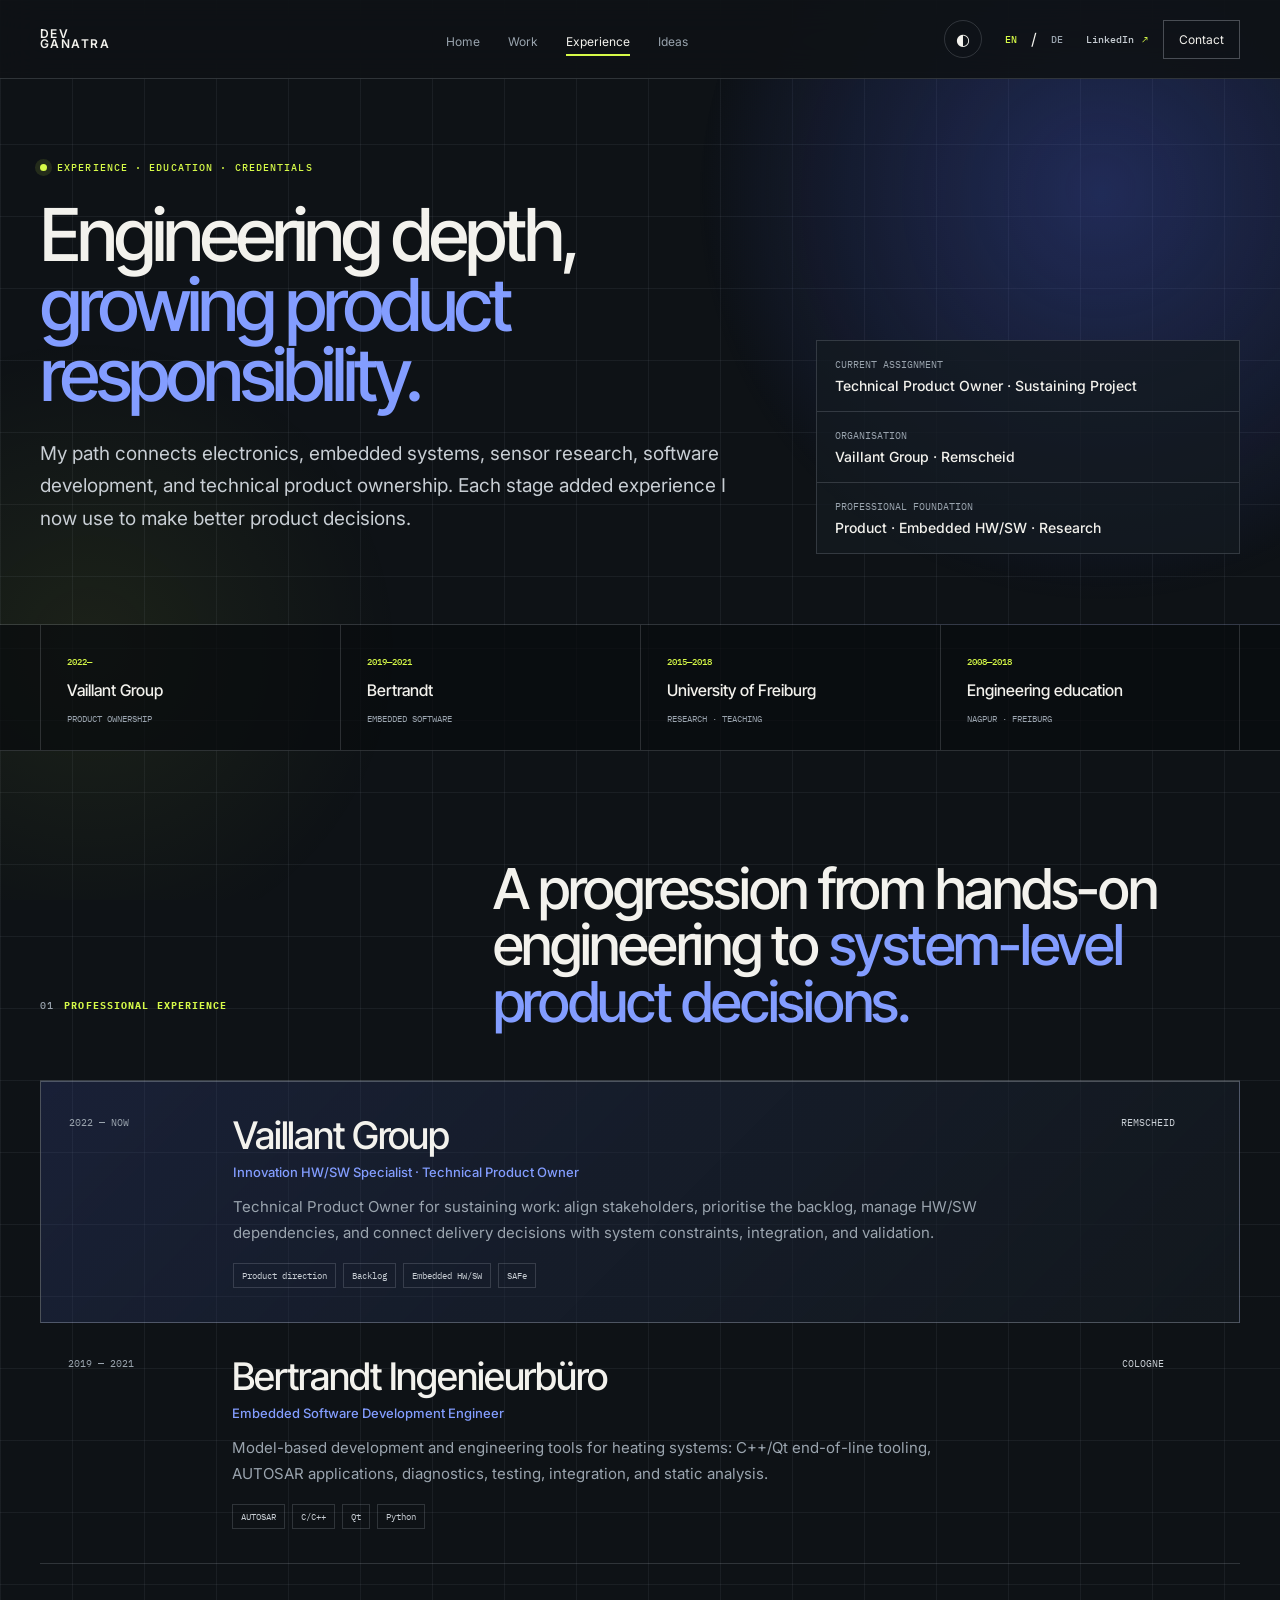
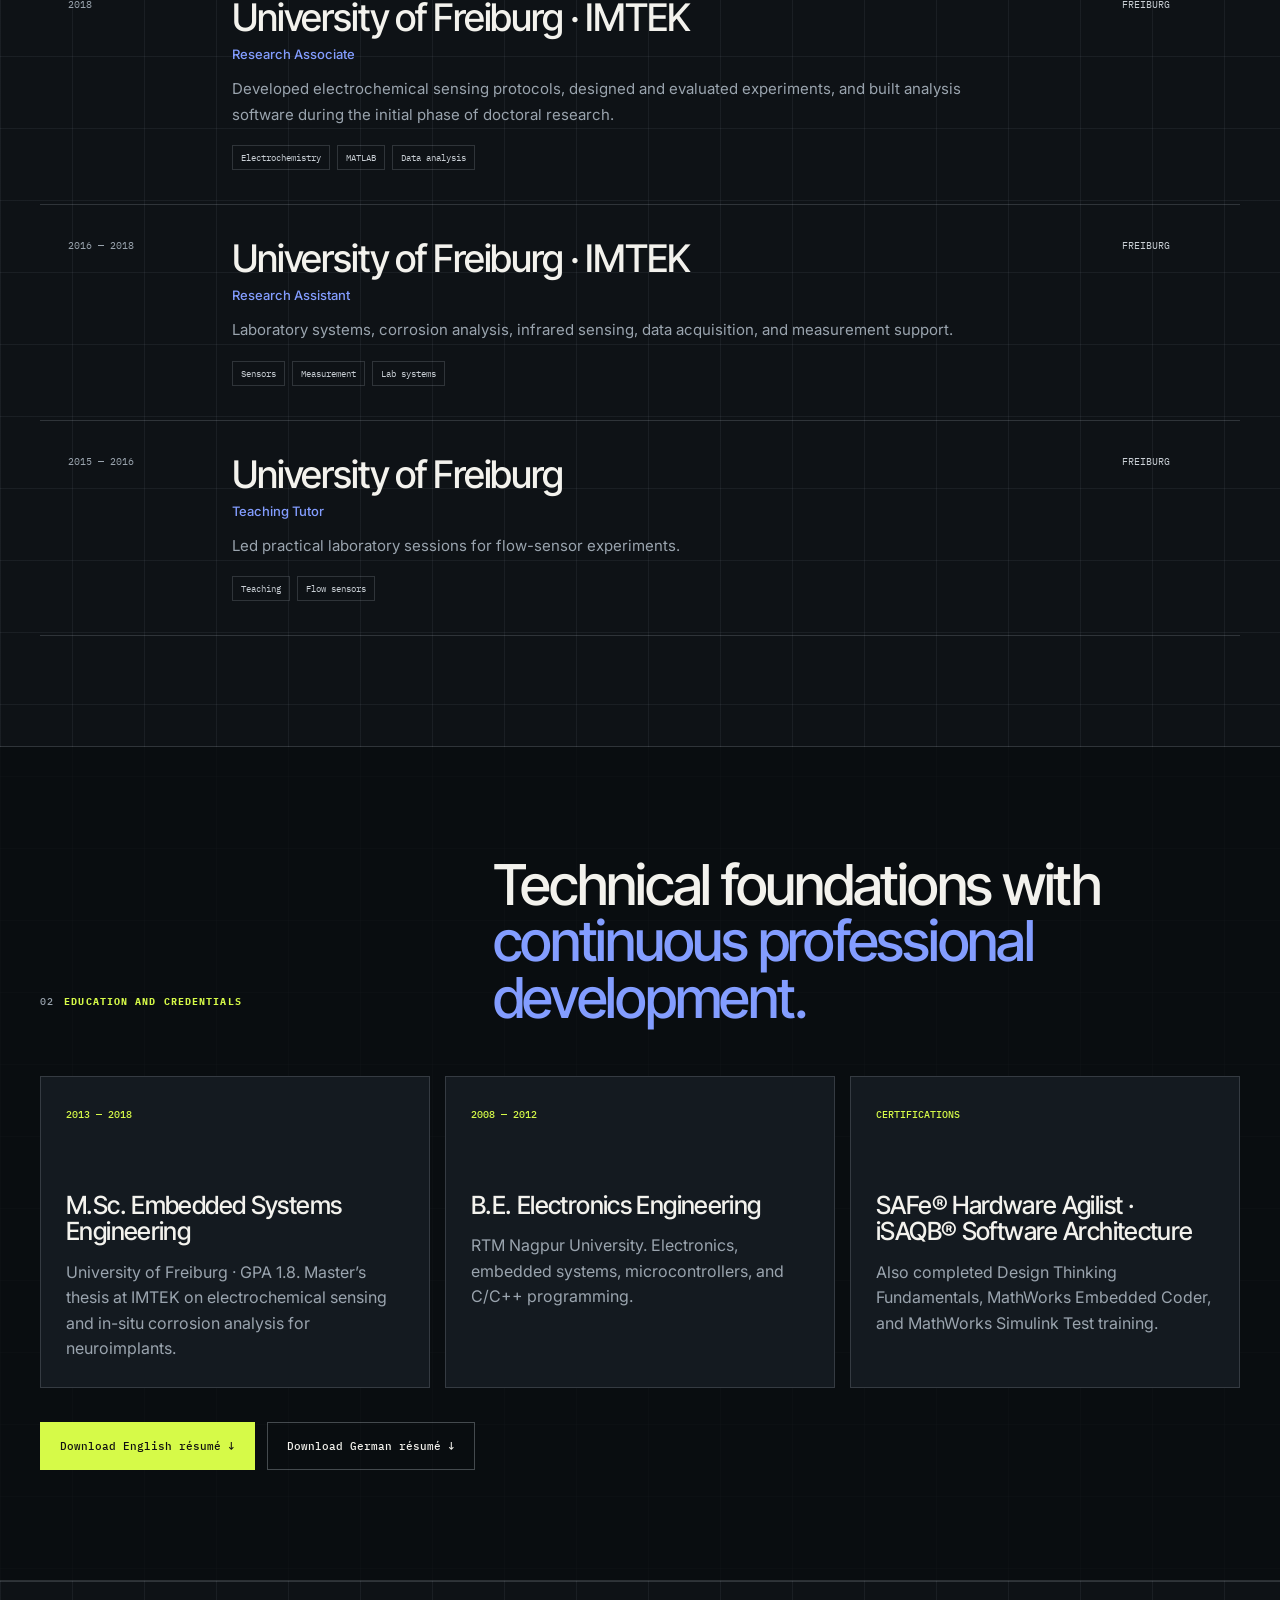
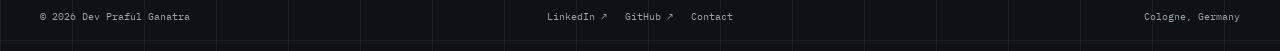
<file: experience/index.html>
<!doctype html>
<html lang="en" data-title-en="Experience & Education — Dev Ganatra" data-title-de="Beruflicher Werdegang — Dev Ganatra" data-description-en="Dev Ganatra’s path from electronics in Nagpur and embedded systems in Freiburg through sensor research and embedded software to his current Technical Product Owner assignment at Vaillant Group." data-description-de="Dev Ganatras Weg vom Elektronikstudium in Nagpur und Embedded Systems in Freiburg über Sensorforschung und Embedded Software bis zu seiner aktuellen Aufgabe als Technical Product Owner bei der Vaillant Group." data-canonical="https://devganatra.github.io/experience/">
<head><meta charset="UTF-8" /><meta name="viewport" content="width=device-width, initial-scale=1.0" /><meta name="description" content="Professional experience and education of Dev Ganatra." /><meta name="robots" content="index, follow" /><meta name="theme-color" content="#0e1216" /><meta property="og:type" content="profile" /><meta property="og:url" content="https://devganatra.github.io/experience/" /><meta property="og:site_name" content="Dev Ganatra" /><meta property="og:title" content="Experience & Education — Dev Ganatra" /><meta property="og:description" content="Professional experience, education, and technical credentials." /><meta property="og:locale" content="en_GB" /><meta property="og:image" content="https://devganatra.github.io/assets/og.png" /><meta property="og:image:width" content="1200" /><meta property="og:image:height" content="630" /><meta property="og:image:alt" content="Dev Ganatra — Product and Engineering" /><meta name="twitter:image" content="https://devganatra.github.io/assets/og.png" /><title>Experience & Education — Dev Ganatra</title><link rel="canonical" href="https://devganatra.github.io/experience/" /><link rel="alternate" hreflang="en" href="https://devganatra.github.io/experience/?lang=en" /><link rel="alternate" hreflang="de" href="https://devganatra.github.io/experience/?lang=de" /><link rel="preconnect" href="https://fonts.googleapis.com" /><link rel="preconnect" href="https://fonts.gstatic.com" crossorigin /><link href="https://fonts.googleapis.com/css2?family=IBM+Plex+Mono:wght@400;500&family=Inter:wght@400;500;600&family=Inter+Tight:wght@400;500;600&display=swap" rel="stylesheet" /><link rel="icon" href="/assets/icon.svg" type="image/svg+xml" /><link rel="stylesheet" href="/styles.css?v=57" /></head>
<body data-page="experience"><a class="skip-link" href="#content" data-en="Skip to content" data-de="Zum Inhalt springen">Skip to content</a>
<header class="site-header"><div class="shell header-inner"><a class="wordmark" href="/" data-internal><span>DEV</span><span>GANATRA</span></a><nav class="primary-nav" data-primary-navigation><a href="/" data-internal data-en="Home" data-de="Start">Home</a><a href="/case-studies/" data-internal data-en="Work" data-de="Arbeiten">Work</a><a href="/experience/" data-internal data-nav-page="experience" data-en="Experience" data-de="Werdegang">Experience</a><a href="/notes/" data-internal data-en="Ideas" data-de="Fachbeiträge">Ideas</a><div class="mobile-nav-actions"><div class="language-switch"><button type="button" data-language="en">EN</button><span>/</span><button type="button" data-language="de">DE</button></div></div></nav><div class="header-actions"><button class="theme-toggle" type="button" data-theme-toggle aria-label="Switch colour theme" data-aria-en="Switch colour theme" data-aria-de="Farbschema wechseln">◐</button><div class="language-switch"><button type="button" data-language="en">EN</button><span>/</span><button type="button" data-language="de">DE</button></div><a class="linkedin-link" href="https://www.linkedin.com/in/devganatra" target="_blank" rel="noreferrer">LinkedIn <b>↗</b></a><a class="header-cta" href="/#contact" data-internal data-en="Contact" data-de="Kontakt">Contact</a><button class="menu-toggle" type="button" data-menu-toggle aria-expanded="false" aria-label="Open navigation" data-aria-en="Open navigation" data-aria-de="Navigation öffnen">☰</button></div></div></header>
<main id="content">
  <section class="page-hero experience-hero"><div class="shell page-hero-grid"><div><span class="eyebrow" data-en="Experience · Education · Credentials" data-de="Berufserfahrung · Studium · Zertifizierungen">Experience · Education · Credentials</span><h1><span data-en="Engineering depth, " data-de="Technische Tiefe, ">Engineering depth, </span><em data-en="growing product responsibility." data-de="wachsende Produkt&shy;verantwortung.">growing product responsibility.</em></h1><p class="page-lead" data-en="My path connects electronics, embedded systems, sensor research, software development, and technical product ownership. Each stage added experience I now use to make better product decisions." data-de="Mein Weg verbindet Elektronik, Embedded Systems, Sensorforschung, Softwareentwicklung und technische Produktverantwortung. Jede Station ergänzt Erfahrung, die ich heute für bessere Produktentscheidungen nutze.">My path connects electronics, embedded systems, sensor research, software development, and technical product ownership.</p></div><aside class="page-summary"><div><span data-en="Current assignment" data-de="Aktuelle Aufgabe">Current assignment</span><strong>Technical Product Owner · Sustaining Project</strong></div><div><span data-en="Organisation" data-de="Organisation">Organisation</span><strong>Vaillant Group · Remscheid</strong></div><div><span data-en="Professional foundation" data-de="Fachliche Grundlage">Professional foundation</span><strong data-en="Product · Embedded HW/SW · Research" data-de="Produkt · Embedded HW/SW · Forschung">Product · Embedded HW/SW · Research</strong></div></aside></div></section>

  <section class="proof-strip" aria-label="Career overview"><div class="shell proof-grid"><div><span>2022—</span><strong>Vaillant Group</strong><small data-en="PRODUCT OWNERSHIP" data-de="PRODUKTVERANTWORTUNG">PRODUCT OWNERSHIP</small></div><div><span>2019—2021</span><strong>Bertrandt</strong><small>EMBEDDED SOFTWARE</small></div><div><span>2015—2018</span><strong data-en="University of Freiburg" data-de="Universität Freiburg">University of Freiburg</strong><small data-en="RESEARCH · TEACHING" data-de="FORSCHUNG · LEHRE">RESEARCH · TEACHING</small></div><div><span>2008—2018</span><strong data-en="Engineering education" data-de="Ingenieurstudium">Engineering education</strong><small>NAGPUR · FREIBURG</small></div></div></section>

  <section class="section"><div class="shell"><div class="section-heading reveal"><div><span class="section-kicker"><span>01</span><b data-en="Professional experience" data-de="Berufserfahrung">Professional experience</b></span></div><div><h2><span data-en="A progression from hands-on engineering to " data-de="Von praktischer Entwicklungsarbeit zu ">A progression from hands-on engineering to </span><em data-en="system-level product decisions." data-de="Produktentscheidungen auf Systemebene.">system-level product decisions.</em></h2></div></div><div class="career-list career-list-expanded">
    <article class="career-current reveal"><time data-en="2022 — NOW" data-de="2022 — HEUTE">2022 — NOW</time><div><h3>Vaillant Group</h3><strong>Innovation HW/SW Specialist · Technical Product Owner</strong><p data-en="Technical Product Owner for sustaining work: align stakeholders, prioritise the backlog, manage HW/SW dependencies, and connect delivery decisions with system constraints, integration, and validation." data-de="Technical Product Owner in der Produktpflege: Stakeholder abstimmen, den Backlog priorisieren, HW/SW-Abhängigkeiten steuern und Umsetzungsentscheidungen mit Systemgrenzen, Integration und Validierung verbinden.">Technical Product Owner for sustaining work.</p><div class="career-tags"><span data-en="Product direction" data-de="Produktausrichtung">Product direction</span><span>Backlog</span><span>Embedded HW/SW</span><span>SAFe</span></div></div><span>REMSCHEID</span></article>
    <article class="reveal"><time>2019 — 2021</time><div><h3>Bertrandt Ingenieurbüro</h3><strong data-en="Embedded Software Development Engineer" data-de="Embedded Software Development Engineer">Embedded Software Development Engineer</strong><p data-en="Model-based development and engineering tools for heating systems: C++/Qt end-of-line tooling, AUTOSAR applications, diagnostics, testing, integration, and static analysis." data-de="Modellbasierte Entwicklung und Engineering-Tools für Heizsysteme: C++/Qt-End-of-Line-Tooling, AUTOSAR-Anwendungen, Diagnose, Tests, Integration und statische Analyse.">Embedded and model-based software, engineering tools, validation, and automation.</p><div class="career-tags"><span>AUTOSAR</span><span>C/C++</span><span>Qt</span><span>Python</span></div></div><span data-en="COLOGNE" data-de="KÖLN">COLOGNE</span></article>
    <article class="reveal"><time>2018</time><div><h3>University of Freiburg · IMTEK</h3><strong data-en="Research Associate" data-de="Wissenschaftlicher Mitarbeiter">Research Associate</strong><p data-en="Developed electrochemical sensing protocols, designed and evaluated experiments, and built analysis software during the initial phase of doctoral research." data-de="Entwicklung elektrochemischer Sensorprotokolle, Planung und Auswertung von Experimenten sowie Entwicklung von Analysesoftware in der Anfangsphase einer Promotion.">Developed electrochemical sensing protocols and analysis software.</p><div class="career-tags"><span data-en="Electrochemistry" data-de="Elektrochemie">Electrochemistry</span><span>MATLAB</span><span data-en="Data analysis" data-de="Datenanalyse">Data analysis</span></div></div><span>FREIBURG</span></article>
    <article class="reveal"><time>2016 — 2018</time><div><h3>University of Freiburg · IMTEK</h3><strong data-en="Research Assistant" data-de="Wissenschaftliche Hilfskraft">Research Assistant</strong><p data-en="Laboratory systems, corrosion analysis, infrared sensing, data acquisition, and measurement support." data-de="Laborsysteme, Korrosionsanalyse, Infrarotsensorik, Datenerfassung und Messunterstützung.">Laboratory systems, corrosion analysis, infrared sensing, and data acquisition.</p><div class="career-tags"><span data-en="Sensors" data-de="Sensorik">Sensors</span><span data-en="Measurement" data-de="Messtechnik">Measurement</span><span data-en="Lab systems" data-de="Laborsysteme">Lab systems</span></div></div><span>FREIBURG</span></article>
    <article class="reveal"><time>2015 — 2016</time><div><h3>University of Freiburg</h3><strong data-en="Teaching Tutor" data-de="Tutor">Teaching Tutor</strong><p data-en="Led practical laboratory sessions for flow-sensor experiments." data-de="Leitung praktischer Laborveranstaltungen zu Strömungssensoren.">Led practical laboratory sessions for flow-sensor experiments.</p><div class="career-tags"><span data-en="Teaching" data-de="Lehre">Teaching</span><span data-en="Flow sensors" data-de="Strömungssensoren">Flow sensors</span></div></div><span>FREIBURG</span></article>
  </div></div></section>

  <section class="section experience-credentials"><div class="shell"><div class="section-heading reveal"><div><span class="section-kicker"><span>02</span><b data-en="Education and credentials" data-de="Studium und Zertifizierungen">Education and credentials</b></span></div><div><h2><span data-en="Technical foundations with " data-de="Technische Grundlagen mit ">Technical foundations with </span><em data-en="continuous professional development." data-de="kontinuierlicher Weiterbildung.">continuous professional development.</em></h2></div></div><div class="principle-grid"><article class="principle-card reveal"><span>2013 — 2018</span><h3>M.Sc. Embedded Systems Engineering</h3><p data-en="University of Freiburg · GPA 1.8. Master’s thesis at IMTEK on electrochemical sensing and in-situ corrosion analysis for neuroimplants." data-de="Universität Freiburg · Note 1,8. Masterarbeit am IMTEK über elektrochemische Sensorik und In-situ-Korrosionsanalyse für Neuroimplantate.">University of Freiburg · GPA 1.8.</p></article><article class="principle-card reveal"><span>2008 — 2012</span><h3>B.E. Electronics Engineering</h3><p data-en="RTM Nagpur University. Electronics, embedded systems, microcontrollers, and C/C++ programming." data-de="RTM Nagpur University. Elektronik, Embedded Systems, Mikrocontroller und C/C++-Programmierung.">RTM Nagpur University.</p></article><article class="principle-card reveal"><span data-en="CERTIFICATIONS" data-de="ZERTIFIZIERUNGEN">CERTIFICATIONS</span><h3>SAFe® Hardware Agilist · iSAQB® Software Architecture</h3><p data-en="Also completed Design Thinking Fundamentals, MathWorks Embedded Coder, and MathWorks Simulink Test training." data-de="Ergänzt durch Design Thinking Fundamentals sowie Schulungen zu MathWorks Embedded Coder und Simulink Test.">Professional certifications and continuing education.</p></article></div><div class="page-actions"><a class="button button-primary" href="/output/pdf/Dev_Ganatra_Resume_EN.pdf?v=2026-08-overleaf" download data-en="Download English résumé ↓" data-de="Englischen Lebenslauf ↓">Download English résumé ↓</a><a class="button button-quiet" href="/output/pdf/Dev_Ganatra_Resume_DE.pdf?v=2026-08-overleaf" download data-en="Download German résumé ↓" data-de="Deutschen Lebenslauf ↓">Download German résumé ↓</a></div></div></section>
</main>
<footer class="site-footer"><div class="shell footer-inner"><span>© <span data-year></span> Dev Praful Ganatra</span><nav><a href="https://www.linkedin.com/in/devganatra" target="_blank" rel="noreferrer">LinkedIn ↗</a><a href="https://github.com/devganatra" target="_blank" rel="noreferrer">GitHub ↗</a><a href="/#contact" data-internal data-en="Contact" data-de="Kontakt">Contact</a></nav><span data-en="Cologne, Germany" data-de="Köln, Deutschland">Cologne, Germany</span></div></footer><div class="reading-progress" data-reading-progress></div><script src="/site.js?v=57"></script></body></html>
</file>
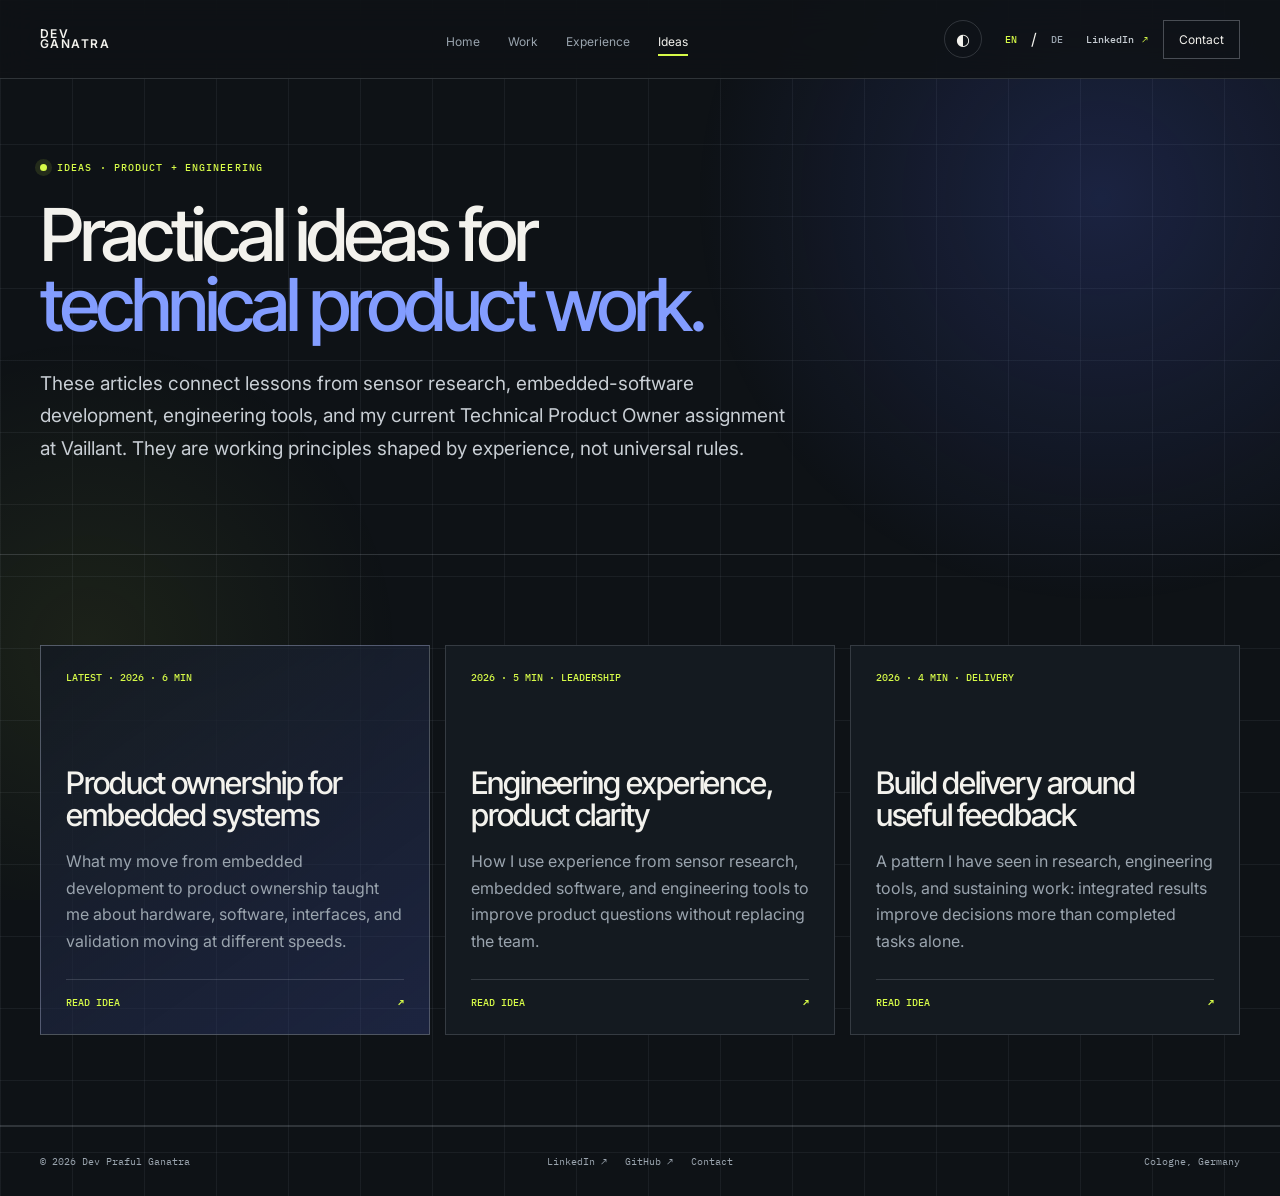
<file: notes/index.html>
<!doctype html>
<html lang="en" data-title-en="Ideas — Dev Ganatra" data-title-de="Fachbeiträge — Dev Ganatra" data-description-en="Practical ideas from Dev Ganatra on technical product ownership, embedded systems, engineering delivery, and applied research." data-description-de="Praxisnahe Fachbeiträge von Dev Ganatra über technische Produktverantwortung, Embedded Systems, Engineering und angewandte Forschung." data-canonical="https://devganatra.github.io/notes/">
<head><meta charset="UTF-8" /><meta name="viewport" content="width=device-width, initial-scale=1.0" /><meta name="description" content="Practical ideas by Dev Ganatra on technical product ownership and engineering delivery." /><meta name="robots" content="index, follow" /><meta name="theme-color" content="#0e1216" /><meta property="og:type" content="website" /><meta property="og:url" content="https://devganatra.github.io/notes/" /><meta property="og:site_name" content="Dev Ganatra" /><meta property="og:title" content="Ideas — Dev Ganatra" /><meta property="og:description" content="Practical ideas on technical product ownership, embedded systems, and engineering delivery." /><meta property="og:locale" content="en_GB" /><meta property="og:image" content="https://devganatra.github.io/assets/og.png" /><meta property="og:image:width" content="1200" /><meta property="og:image:height" content="630" /><meta property="og:image:alt" content="Dev Ganatra — Product and Engineering" /><meta name="twitter:image" content="https://devganatra.github.io/assets/og.png" /><title>Ideas — Dev Ganatra</title><link rel="canonical" href="https://devganatra.github.io/notes/" /><link rel="alternate" hreflang="en" href="https://devganatra.github.io/notes/?lang=en" /><link rel="alternate" hreflang="de" href="https://devganatra.github.io/notes/?lang=de" /><link rel="preconnect" href="https://fonts.googleapis.com" /><link rel="preconnect" href="https://fonts.gstatic.com" crossorigin /><link href="https://fonts.googleapis.com/css2?family=IBM+Plex+Mono:wght@400;500&family=Inter:wght@400;500;600&family=Inter+Tight:wght@400;500;600&display=swap" rel="stylesheet" /><link rel="icon" href="/assets/icon.svg" type="image/svg+xml" /><link rel="stylesheet" href="/styles.css?v=57" /></head>
<body data-page="notes"><a class="skip-link" href="#content" data-en="Skip to content" data-de="Zum Inhalt springen">Skip to content</a>
<header class="site-header"><div class="shell header-inner"><a class="wordmark" href="/" data-internal><span>DEV</span><span>GANATRA</span></a><nav class="primary-nav" data-primary-navigation><a href="/" data-internal data-en="Home" data-de="Start">Home</a><a href="/case-studies/" data-internal data-en="Work" data-de="Arbeiten">Work</a><a href="/experience/" data-internal data-en="Experience" data-de="Werdegang">Experience</a><a href="/notes/" data-internal data-nav-page="notes" data-en="Ideas" data-de="Fachbeiträge">Ideas</a><div class="mobile-nav-actions"><div class="language-switch"><button type="button" data-language="en">EN</button><span>/</span><button type="button" data-language="de">DE</button></div></div></nav><div class="header-actions"><button class="theme-toggle" type="button" data-theme-toggle aria-label="Switch colour theme" data-aria-en="Switch colour theme" data-aria-de="Farbschema wechseln">◐</button><div class="language-switch"><button type="button" data-language="en">EN</button><span>/</span><button type="button" data-language="de">DE</button></div><a class="linkedin-link" href="https://www.linkedin.com/in/devganatra" target="_blank" rel="noreferrer">LinkedIn <b>↗</b></a><a class="header-cta" href="/#contact" data-internal data-en="Contact" data-de="Kontakt">Contact</a><button class="menu-toggle" type="button" data-menu-toggle aria-expanded="false" aria-label="Open navigation" data-aria-en="Open navigation" data-aria-de="Navigation öffnen">☰</button></div></div></header>
<main id="content"><section class="page-hero ideas-hero"><div class="shell"><span class="eyebrow" data-en="Ideas · Product + engineering" data-de="Fachbeiträge · Produkt + Engineering">Ideas · Product + engineering</span><h1><span data-en="Practical ideas for " data-de="Praxisnahe Gedanken für ">Practical ideas for </span><em data-en="technical product work." data-de="technische Produktarbeit.">technical product work.</em></h1><p class="page-lead" data-en="These articles connect lessons from sensor research, embedded-software development, engineering tools, and my current Technical Product Owner assignment at Vaillant. They are working principles shaped by experience, not universal rules." data-de="Diese Beiträge verbinden Erfahrungen aus Sensorforschung, Embedded-Softwareentwicklung, Engineering-Tools und meiner aktuellen Aufgabe als Technical Product Owner bei Vaillant. Es sind praxiserprobte Grundsätze, keine allgemeingültigen Regeln.">These articles connect lessons from sensor research, embedded-software development, engineering tools, and my current Technical Product Owner assignment at Vaillant.</p></div></section>
<section class="content-section"><div class="shell note-grid">
<article class="note-card note-card-latest reveal"><span data-en="LATEST · 2026 · 6 MIN" data-de="AKTUELL · 2026 · 6 MIN">LATEST · 2026 · 6 MIN</span><h2 data-en="Product ownership for embedded systems" data-de="Produktverantwortung für eingebettete Systeme">Product ownership for embedded systems</h2><p data-en="What my move from embedded development to product ownership taught me about hardware, software, interfaces, and validation moving at different speeds." data-de="Was mich der Wechsel von der Embedded-Entwicklung in die Produktverantwortung über die unterschiedlichen Taktungen von Hardware, Software, Schnittstellen und Validierung gelehrt hat.">Why backlog ownership is not enough in mixed hardware/software systems.</p><a href="/notes/product-ownership-embedded-systems/" data-internal><span data-en="READ IDEA" data-de="BEITRAG LESEN">READ IDEA</span><b>↗</b></a></article>
<article class="note-card reveal"><span data-en="2026 · 5 MIN · LEADERSHIP" data-de="2026 · 5 MIN · FÜHRUNG">2026 · 5 MIN · LEADERSHIP</span><h2 data-en="Engineering experience, product clarity" data-de="Technische Erfahrung für klare Produktentscheidungen">Engineering experience, product clarity</h2><p data-en="How I use experience from sensor research, embedded software, and engineering tools to improve product questions without replacing the team." data-de="Wie ich Erfahrung aus Sensorforschung, Embedded Software und Engineering-Tools nutze, um Produktfragen zu verbessern, ohne das Team zu ersetzen.">How technical expertise can improve product decisions without replacing the team.</p><a href="/notes/engineering-depth-product-clarity/" data-internal><span data-en="READ IDEA" data-de="BEITRAG LESEN">READ IDEA</span><b>↗</b></a></article>
<article class="note-card reveal"><span data-en="2026 · 4 MIN · DELIVERY" data-de="2026 · 4 MIN · UMSETZUNG">2026 · 4 MIN · DELIVERY</span><h2 data-en="Build delivery around useful feedback" data-de="Umsetzung an verwertbarem Feedback ausrichten">Build delivery around useful feedback</h2><p data-en="A pattern I have seen in research, engineering tools, and sustaining work: integrated results improve decisions more than completed tasks alone." data-de="Ein Muster aus Forschung, Engineering-Tools und Produktpflege: Integrierte Ergebnisse verbessern Entscheidungen stärker als erledigte Aufgaben allein.">Why useful feedback should shape increments and integration plans.</p><a href="/notes/feedback-delivery-system/" data-internal><span data-en="READ IDEA" data-de="BEITRAG LESEN">READ IDEA</span><b>↗</b></a></article>
</div></section></main><footer class="site-footer"><div class="shell footer-inner"><span>© <span data-year></span> Dev Praful Ganatra</span><nav><a href="https://www.linkedin.com/in/devganatra" target="_blank" rel="noreferrer">LinkedIn ↗</a><a href="https://github.com/devganatra" target="_blank" rel="noreferrer">GitHub ↗</a><a href="/#contact" data-internal data-en="Contact" data-de="Kontakt">Contact</a></nav><span data-en="Cologne, Germany" data-de="Köln, Deutschland">Cologne, Germany</span></div></footer><div class="reading-progress" data-reading-progress></div><script src="/site.js?v=57"></script></body></html>
</file>
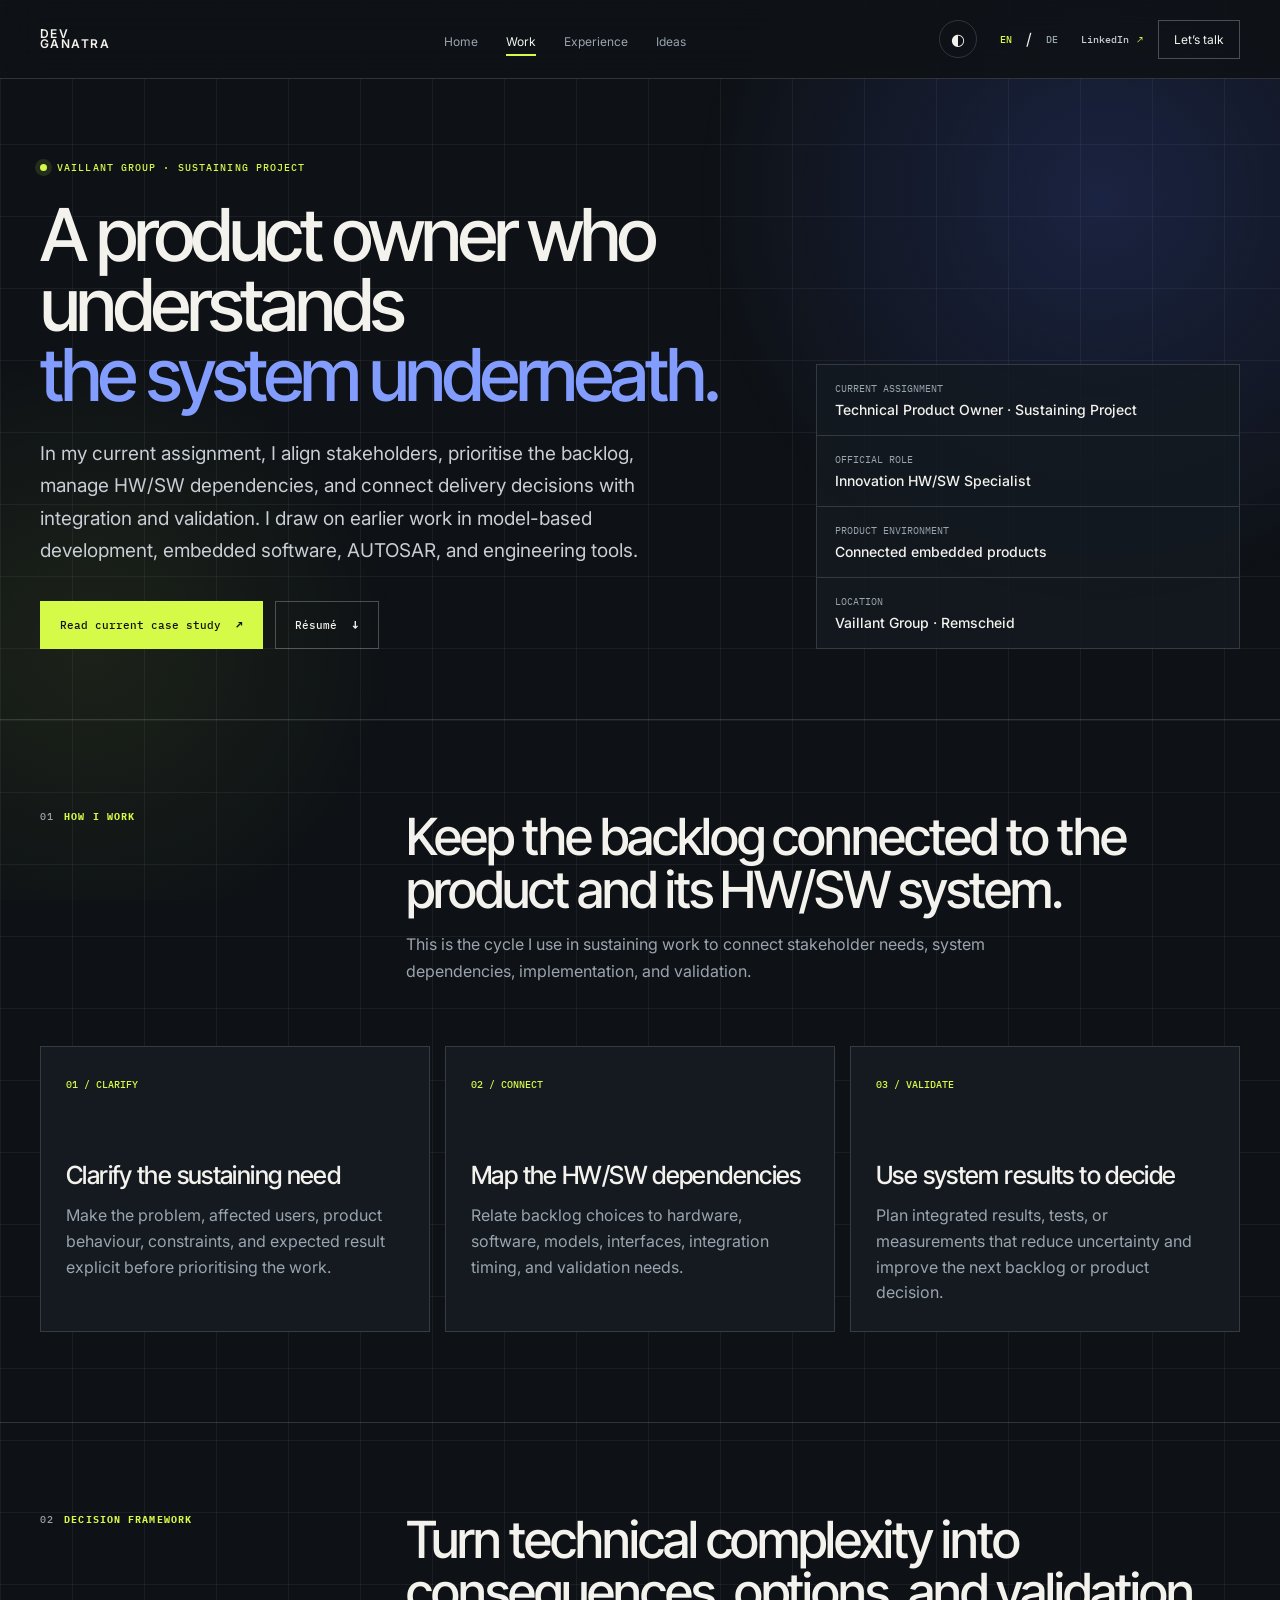
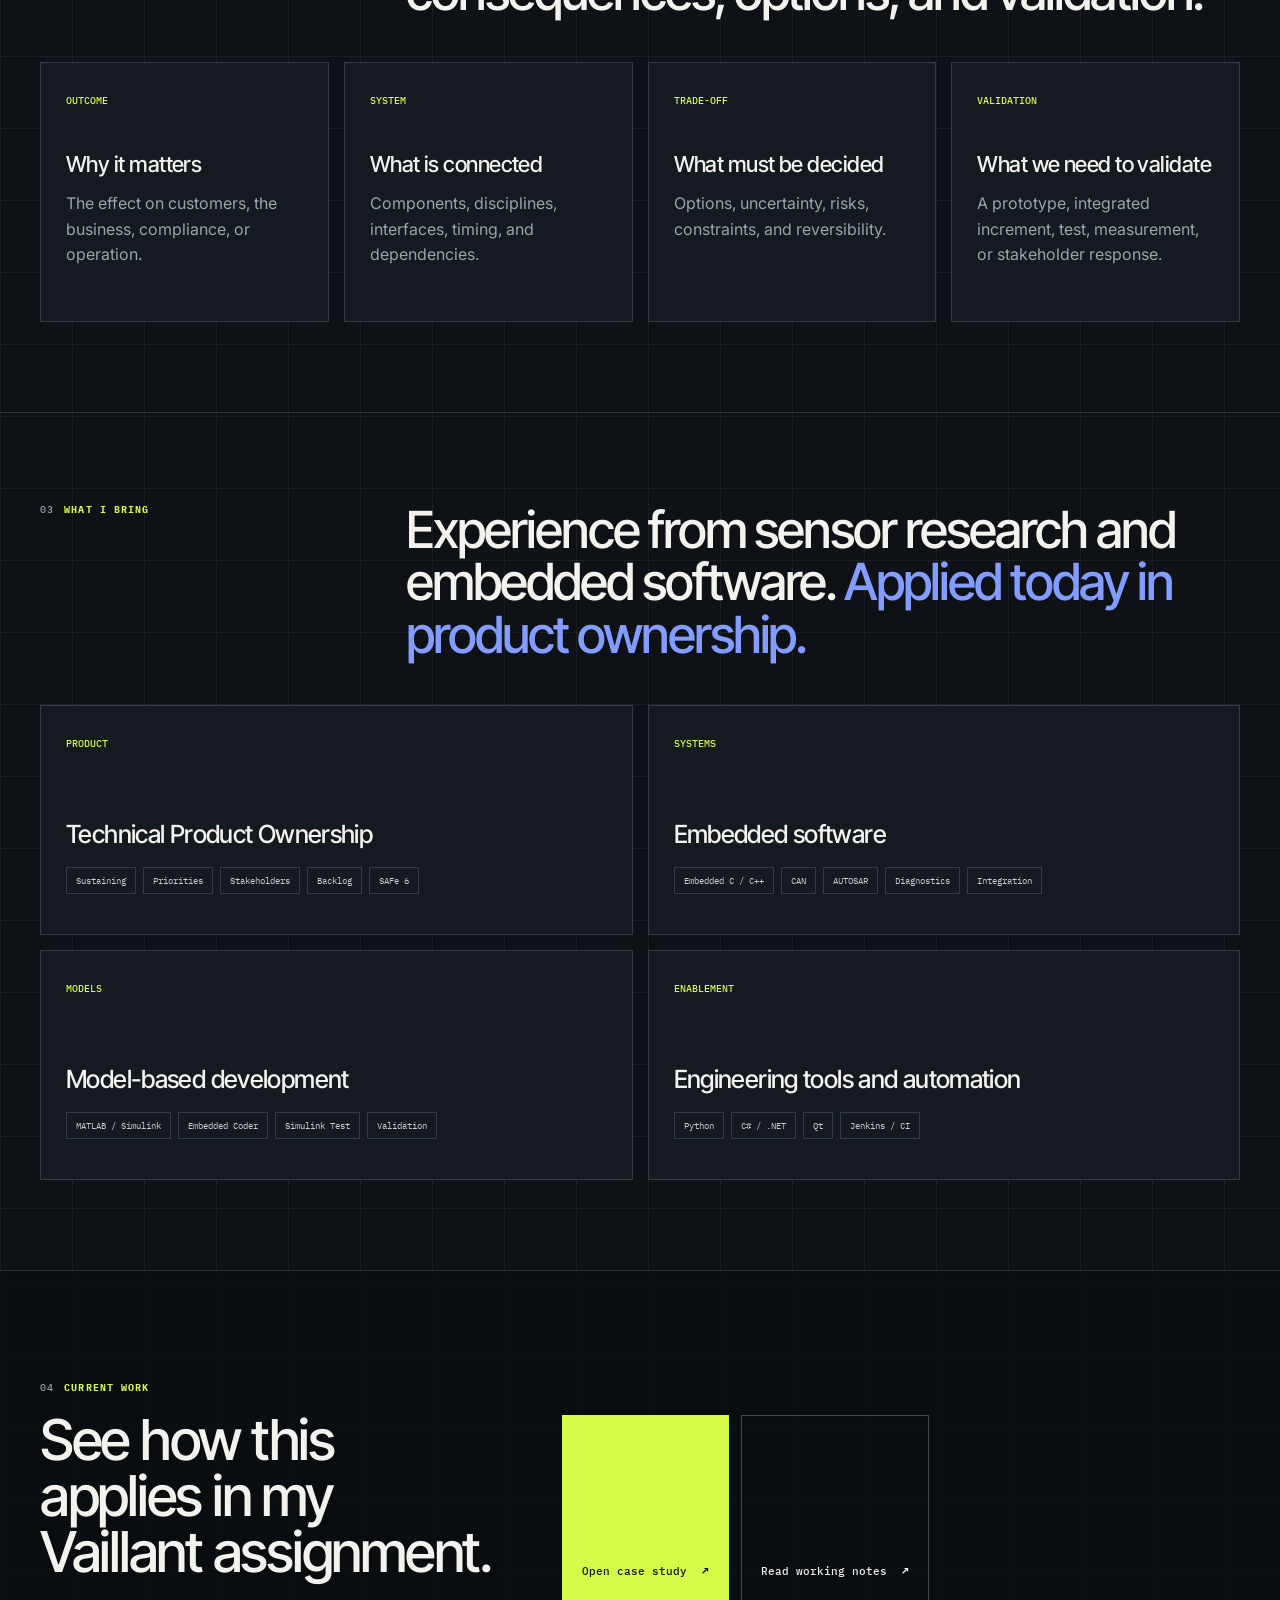
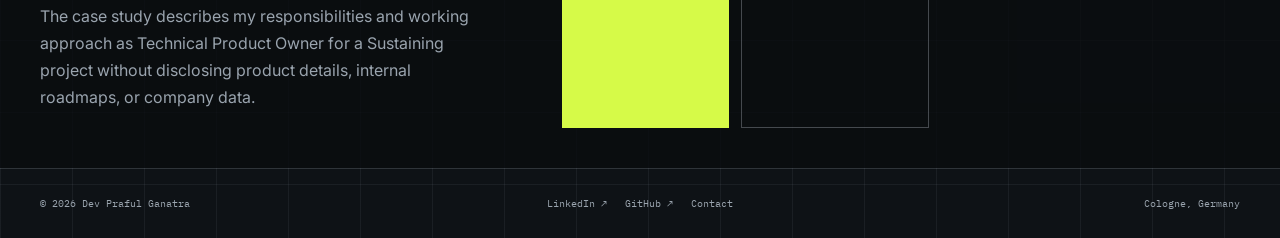
<file: product/index.html>
<!doctype html>
<html lang="en"
  data-title-en="Technical Product Ownership — Dev Ganatra"
  data-title-de="Technische Produktverantwortung — Dev Ganatra"
  data-description-en="How Dev Ganatra applies embedded-software and model-based-development experience in his current Technical Product Owner assignment at Vaillant Group."
  data-description-de="Wie Dev Ganatra seine Erfahrung in Embedded Software und modellbasierter Entwicklung in seiner aktuellen Aufgabe als Technical Product Owner bei der Vaillant Group einsetzt."
  data-canonical="https://devganatra.github.io/product/">
  <head>
    <meta charset="UTF-8" />
    <meta name="viewport" content="width=device-width, initial-scale=1.0" />
    <meta name="description" content="Dev Ganatra’s current Technical Product Owner assignment at Vaillant Group, supported by experience in embedded software and model-based development." />
    <meta name="robots" content="index, follow, max-image-preview:large" />
    <meta name="theme-color" content="#0e1216" />
    <meta property="og:type" content="website" />
    <meta property="og:url" content="https://devganatra.github.io/product/" />
    <meta property="og:site_name" content="Dev Ganatra" />
    <meta property="og:title" content="Technical Product Ownership — Dev Ganatra" />
    <meta property="og:description" content="A current Vaillant Technical Product Owner assignment backed by embedded-software and model-based-development experience." />
    <meta property="og:locale" content="en_GB" />
    <meta name="twitter:card" content="summary_large_image" />
    <meta name="twitter:title" content="Technical Product Ownership — Dev Ganatra" />
    <meta name="twitter:description" content="A current Vaillant Technical Product Owner assignment backed by embedded-software and model-based-development experience." />
    <meta property="og:image" content="https://devganatra.github.io/assets/og.png" /><meta property="og:image:width" content="1200" /><meta property="og:image:height" content="630" /><meta property="og:image:alt" content="Dev Ganatra — Product and Engineering" /><meta name="twitter:image" content="https://devganatra.github.io/assets/og.png" /><title>Technical Product Ownership — Dev Ganatra</title>
    <link rel="canonical" href="https://devganatra.github.io/product/" />
    <link rel="alternate" hreflang="en" href="https://devganatra.github.io/product/?lang=en" />
    <link rel="alternate" hreflang="de" href="https://devganatra.github.io/product/?lang=de" />
    <link rel="alternate" hreflang="x-default" href="https://devganatra.github.io/product/" />
    <link rel="preconnect" href="https://fonts.googleapis.com" />
    <link rel="preconnect" href="https://fonts.gstatic.com" crossorigin />
    <link href="https://fonts.googleapis.com/css2?family=IBM+Plex+Mono:wght@400;500&family=Inter:wght@400;500;600&family=Inter+Tight:wght@400;500;600&display=swap" rel="stylesheet" />
    <link rel="icon" href="/assets/icon.svg" type="image/svg+xml" />
    <link rel="stylesheet" href="/styles.css?v=57" />
    <script type="application/ld+json">
      {
        "@context": "https://schema.org",
        "@type": "WebPage",
        "url": "https://devganatra.github.io/product/",
        "name": "Technical Product Ownership — Dev Ganatra",
        "description": "Dev Ganatra’s approach to technical product ownership for embedded and connected products.",
        "about": {"@id": "https://devganatra.github.io/#person"},
        "isPartOf": {"@id": "https://devganatra.github.io/#website"}
      }
    </script>
  </head>
  <body data-page="product">
    <a class="skip-link" href="#content" data-en="Skip to content" data-de="Zum Inhalt springen">Skip to content</a>
    <header class="site-header">
      <div class="shell header-inner">
        <a class="wordmark" href="/" data-internal aria-label="Dev Ganatra home"><span>DEV</span><span>GANATRA</span></a>
        <nav class="primary-nav" data-primary-navigation aria-label="Primary navigation" data-aria-en="Primary navigation" data-aria-de="Hauptnavigation">
          <a href="/" data-internal data-nav-page="home" data-en="Home" data-de="Start">Home</a><a href="/case-studies/" data-internal data-nav-page="cases" data-en="Work" data-de="Arbeiten">Work</a><a href="/experience/" data-internal data-nav-page="experience" data-en="Experience" data-de="Werdegang">Experience</a><a href="/notes/" data-internal data-nav-page="notes" data-en="Ideas" data-de="Fachbeiträge">Ideas</a>
          <div class="mobile-nav-actions"><div class="language-switch"><button type="button" data-language="en">EN</button><span>/</span><button type="button" data-language="de">DE</button></div><button class="theme-toggle" type="button" data-theme-toggle aria-label="Switch colour theme" data-aria-en="Switch colour theme" data-aria-de="Farbschema wechseln">◐</button></div>
        </nav>
        <div class="header-actions"><button class="theme-toggle" type="button" data-theme-toggle aria-label="Switch colour theme" data-aria-en="Switch colour theme" data-aria-de="Farbschema wechseln">◐</button><div class="language-switch"><button type="button" data-language="en">EN</button><span>/</span><button type="button" data-language="de">DE</button></div><a class="linkedin-link" href="https://www.linkedin.com/in/devganatra" target="_blank" rel="noreferrer">LinkedIn <b>↗</b></a><a class="header-cta" href="/#contact" data-internal data-en="Let’s talk" data-de="Kontakt">Let’s talk</a><button class="menu-toggle" type="button" data-menu-toggle aria-expanded="false" aria-label="Open navigation" data-aria-en="Open navigation" data-aria-de="Navigation öffnen">☰</button></div>
      </div>
    </header>

    <main id="content">
      <section class="page-hero">
        <div class="shell page-hero-grid">
          <div class="reveal">
            <span class="eyebrow" data-en="Vaillant Group · Sustaining Project" data-de="Vaillant Group · Sustaining-Projekt">Vaillant Group · Sustaining Project</span>
            <h1><span data-en="A product owner who understands " data-de="Produktverantwortung mit Verständnis für ">A product owner who understands </span><em data-en="the system underneath." data-de="das technische System.">the system underneath.</em></h1>
            <p class="page-lead" data-en="In my current assignment, I align stakeholders, prioritise the backlog, manage HW/SW dependencies, and connect delivery decisions with integration and validation. I draw on earlier work in model-based development, embedded software, AUTOSAR, and engineering tools." data-de="In meiner aktuellen Aufgabe stimme ich Stakeholder ab, priorisiere den Backlog, steuere HW/SW-Abhängigkeiten und verbinde Umsetzungsentscheidungen mit Integration und Validierung. Dabei nutze ich meine frühere Erfahrung in modellbasierter Entwicklung, Embedded Software, AUTOSAR und Engineering-Tools.">In my current assignment, I align stakeholders, prioritise the backlog, manage HW/SW dependencies, and connect delivery decisions with integration and validation. I draw on earlier work in model-based development, embedded software, AUTOSAR, and engineering tools.</p>
            <div class="page-actions"><a class="button button-primary" href="/case-studies/connected-climate-products/" data-internal><span data-en="Read current case study" data-de="Aktuelle Fallstudie lesen">Read current case study</span><b>↗</b></a><a class="button button-quiet" href="/output/pdf/Dev_Ganatra_Resume_EN.pdf" data-resume-link download><span data-en="Résumé" data-de="Lebenslauf">Résumé</span><b>↓</b></a></div>
          </div>
          <aside class="page-summary reveal">
            <div><span data-en="Current assignment" data-de="Aktuelle Aufgabe">Current assignment</span><strong>Technical Product Owner · Sustaining Project</strong></div>
            <div><span data-en="Official role" data-de="Stellenbezeichnung">Official role</span><strong>Innovation HW/SW Specialist</strong></div>
            <div><span data-en="Product environment" data-de="Produktumfeld">Product environment</span><strong data-en="Connected embedded products" data-de="Vernetzte Embedded-Produkte">Connected embedded products</strong></div>
            <div><span data-en="Location" data-de="Standort">Location</span><strong>Vaillant Group · Remscheid</strong></div>
          </aside>
        </div>
      </section>

      <section class="content-section">
        <div class="shell">
          <div class="content-heading reveal"><div><span class="section-kicker"><span>01</span><b data-en="How I work" data-de="Meine Arbeitsweise">How I work</b></span></div><div><h2 data-en="Keep the backlog connected to the product and its HW/SW system." data-de="Den Backlog mit dem Produkt und seinem HW/SW-System verbinden.">Keep the backlog connected to the product and its HW/SW system.</h2><p data-en="This is the cycle I use in sustaining work to connect stakeholder needs, system dependencies, implementation, and validation." data-de="Diesen Zyklus nutze ich in der Produktpflege, um Stakeholder-Bedarf, Systemabhängigkeiten, Umsetzung und Validierung miteinander zu verbinden.">This is the cycle I use in sustaining work to connect stakeholder needs, system dependencies, implementation, and validation.</p></div></div>
          <div class="principle-grid">
            <article class="principle-card reveal"><span data-en="01 / CLARIFY" data-de="01 / KLÄREN">01 / CLARIFY</span><h3 data-en="Clarify the sustaining need" data-de="Den Bedarf in der Produktpflege klären">Clarify the sustaining need</h3><p data-en="Make the problem, affected users, product behaviour, constraints, and expected result explicit before prioritising the work." data-de="Problem, betroffene Nutzer, Produktverhalten, Rahmenbedingungen und erwartetes Ergebnis vor der Priorisierung eindeutig klären.">Make the problem, affected users, product behaviour, constraints, and expected result explicit before prioritising the work.</p></article>
            <article class="principle-card reveal"><span data-en="02 / CONNECT" data-de="02 / VERBINDEN">02 / CONNECT</span><h3 data-en="Map the HW/SW dependencies" data-de="HW/SW-Abhängigkeiten abbilden">Map the HW/SW dependencies</h3><p data-en="Relate backlog choices to hardware, software, models, interfaces, integration timing, and validation needs." data-de="Backlog-Entscheidungen mit Hardware, Software, Modellen, Schnittstellen, Integrationszeitpunkten und Validierungsbedarf verbinden.">Relate backlog choices to hardware, software, models, interfaces, integration timing, and validation needs.</p></article>
            <article class="principle-card reveal"><span data-en="03 / VALIDATE" data-de="03 / VALIDIEREN">03 / VALIDATE</span><h3 data-en="Use system results to decide" data-de="Mit Systemergebnissen entscheiden">Use system results to decide</h3><p data-en="Plan integrated results, tests, or measurements that reduce uncertainty and improve the next backlog or product decision." data-de="Integrierte Ergebnisse, Tests oder Messungen planen, die Unsicherheit reduzieren und die nächste Backlog- oder Produktentscheidung verbessern.">Plan integrated results, tests, or measurements that reduce uncertainty and improve the next backlog or product decision.</p></article>
          </div>
        </div>
      </section>

      <section class="content-section">
        <div class="shell">
          <div class="content-heading reveal"><div><span class="section-kicker"><span>02</span><b data-en="Decision framework" data-de="Entscheidungsrahmen">Decision framework</b></span></div><div><h2 data-en="Turn technical complexity into consequences, options, and validation." data-de="Technische Komplexität in Auswirkungen, Optionen und Validierung übersetzen.">Turn technical complexity into consequences, options, and validation.</h2></div></div>
          <div class="decision-grid">
            <article class="decision-card reveal"><span data-en="OUTCOME" data-de="ZIELBILD">OUTCOME</span><h3 data-en="Why it matters" data-de="Warum es wichtig ist">Why it matters</h3><p data-en="The effect on customers, the business, compliance, or operation." data-de="Auswirkungen auf Kunden, Geschäft, regulatorische Anforderungen oder Betrieb.">The effect on customers, the business, compliance, or operation.</p></article>
            <article class="decision-card reveal"><span>SYSTEM</span><h3 data-en="What is connected" data-de="Was zusammenhängt">What is connected</h3><p data-en="Components, disciplines, interfaces, timing, and dependencies." data-de="Komponenten, Disziplinen, Schnittstellen, Zeitplanung und Abhängigkeiten.">Components, disciplines, interfaces, timing, and dependencies.</p></article>
            <article class="decision-card reveal"><span data-en="TRADE-OFF" data-de="ABWÄGUNG">TRADE-OFF</span><h3 data-en="What must be decided" data-de="Welche Entscheidung ansteht">What must be decided</h3><p data-en="Options, uncertainty, risks, constraints, and reversibility." data-de="Optionen, Unsicherheiten, Risiken, Rahmenbedingungen und Umkehrbarkeit.">Options, uncertainty, risks, constraints, and reversibility.</p></article>
            <article class="decision-card reveal"><span data-en="VALIDATION" data-de="VALIDIERUNG">VALIDATION</span><h3 data-en="What we need to validate" data-de="Was wir validieren müssen">What we need to validate</h3><p data-en="A prototype, integrated increment, test, measurement, or stakeholder response." data-de="Ein Prototyp, integriertes Inkrement, Test, Messwert oder Stakeholder-Feedback.">A prototype, integrated increment, test, measurement, or stakeholder response.</p></article>
          </div>
        </div>
      </section>

      <section class="content-section">
        <div class="shell">
          <div class="content-heading reveal"><div><span class="section-kicker"><span>03</span><b data-en="What I bring" data-de="Mein Profil">What I bring</b></span></div><div><h2><span data-en="Experience from sensor research and embedded software. " data-de="Erfahrung aus Sensorforschung und Embedded Software. ">Experience from sensor research and embedded software. </span><span style="color:var(--blue)" data-en="Applied today in product ownership." data-de="Heute in der Produktverantwortung eingesetzt.">Applied today in product ownership.</span></h2></div></div>
          <div class="capability-grid">
            <article class="capability-card reveal"><span data-en="PRODUCT" data-de="PRODUKT">PRODUCT</span><h3 data-en="Technical Product Ownership" data-de="Technische Produktverantwortung">Technical Product Ownership</h3><div><i data-en="Sustaining" data-de="Sustaining">Sustaining</i><i data-en="Priorities" data-de="Prioritäten">Priorities</i><i data-en="Stakeholders" data-de="Stakeholder">Stakeholders</i><i>Backlog</i><i>SAFe 6</i></div></article>
            <article class="capability-card reveal"><span data-en="SYSTEMS" data-de="SYSTEME">SYSTEMS</span><h3 data-en="Embedded software" data-de="Embedded Software">Embedded software</h3><div><i>Embedded C / C++</i><i>CAN</i><i>AUTOSAR</i><i data-en="Diagnostics" data-de="Diagnose">Diagnostics</i><i>Integration</i></div></article>
            <article class="capability-card reveal"><span data-en="MODELS" data-de="MODELLE">MODELS</span><h3 data-en="Model-based development" data-de="Modellbasierte Entwicklung">Model-based development</h3><div><i>MATLAB / Simulink</i><i>Embedded Coder</i><i>Simulink Test</i><i data-en="Validation" data-de="Validierung">Validation</i></div></article>
            <article class="capability-card reveal"><span data-en="ENABLEMENT" data-de="WERKZEUGE">ENABLEMENT</span><h3 data-en="Engineering tools and automation" data-de="Engineering-Tools und Automatisierung">Engineering tools and automation</h3><div><i>Python</i><i>C# / .NET</i><i>Qt</i><i>Jenkins / CI</i></div></article>
          </div>
        </div>
      </section>

      <section class="contact-section">
        <div class="shell career-preview">
          <div class="career-copy reveal"><span class="section-kicker"><span>04</span><b data-en="Current work" data-de="Aktuelle Arbeit">Current work</b></span><h2 data-en="See how this applies in my Vaillant assignment." data-de="So setze ich diese Erfahrung bei Vaillant ein.">See how this applies in my Vaillant assignment.</h2><p data-en="The case study describes my responsibilities and working approach as Technical Product Owner for a Sustaining project without disclosing product details, internal roadmaps, or company data." data-de="Die Fallstudie beschreibt meine Verantwortung und Arbeitsweise als Technical Product Owner in einem Sustaining-Projekt, ohne Produktdetails, interne Roadmaps oder Unternehmensdaten offenzulegen.">The case study describes my responsibilities and working approach as Technical Product Owner for a Sustaining project without disclosing product details, internal roadmaps, or company data.</p></div>
          <div class="page-actions reveal"><a class="button button-primary" href="/case-studies/connected-climate-products/" data-internal><span data-en="Open case study" data-de="Fallstudie öffnen">Open case study</span><b>↗</b></a><a class="button button-quiet" href="/notes/" data-internal><span data-en="Read working notes" data-de="Fachbeiträge lesen">Read working notes</span><b>↗</b></a></div>
        </div>
      </section>
    </main>

    <footer class="site-footer"><div class="shell footer-inner"><span>© <span data-year></span> Dev Praful Ganatra</span><nav><a href="https://www.linkedin.com/in/devganatra" target="_blank" rel="noreferrer">LinkedIn ↗</a><a href="https://github.com/devganatra" target="_blank" rel="noreferrer">GitHub ↗</a><a href="/#contact" data-internal data-en="Contact" data-de="Kontakt">Contact</a></nav><span data-en="Cologne, Germany" data-de="Köln, Deutschland">Cologne, Germany</span></div></footer>
    <div class="reading-progress" data-reading-progress aria-hidden="true"></div>
    <script src="/site.js?v=57"></script>
  </body>
</html>
</file>
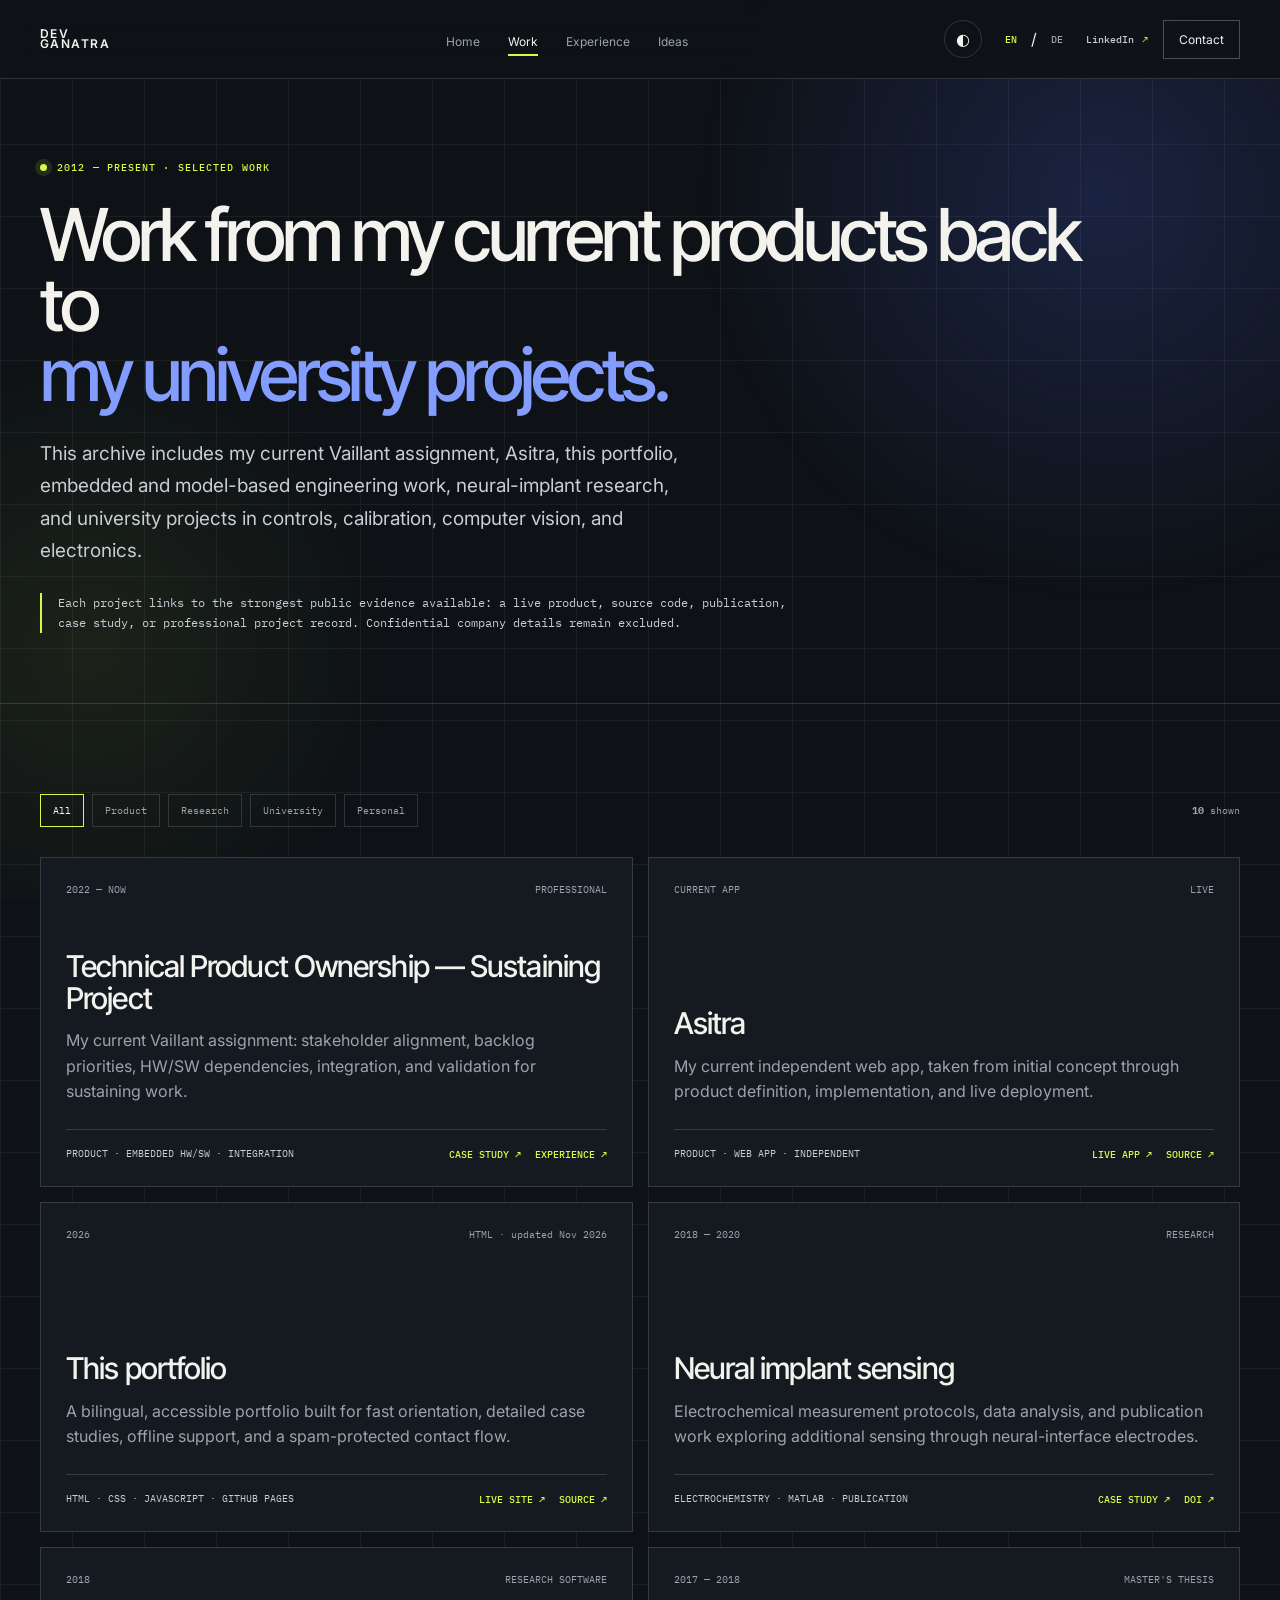
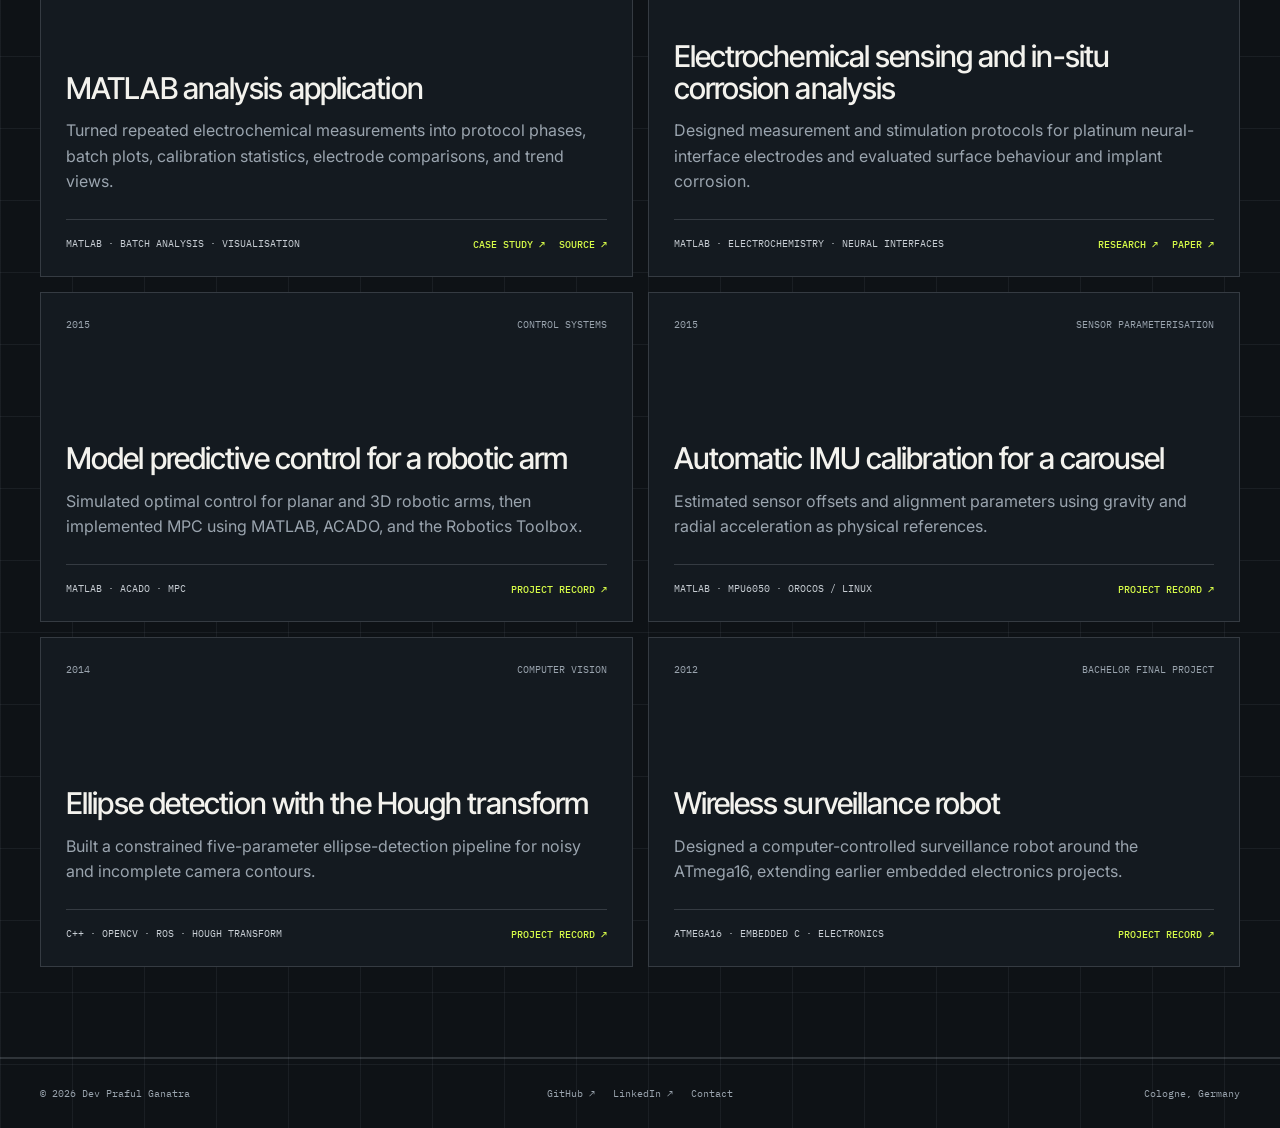
<file: projects/index.html>
<!doctype html>
<html lang="en" data-title-en="Projects — Dev Ganatra" data-title-de="Projekte — Dev Ganatra" data-description-en="Dev Ganatra’s project archive from a current independent app and Technical Product Owner assignment back through embedded software, research, university, and bachelor work." data-description-de="Dev Ganatras Projektarchiv von einer aktuellen eigenen App und der Aufgabe als Technical Product Owner über Embedded Software und Forschung bis zu Universitäts- und Bachelorprojekten." data-canonical="https://devganatra.github.io/projects/">
<head><meta charset="UTF-8" /><meta name="viewport" content="width=device-width, initial-scale=1.0" /><meta name="description" content="A curated project archive by Dev Ganatra." /><meta name="robots" content="index, follow" /><meta name="theme-color" content="#0e1216" /><meta property="og:type" content="website" /><meta property="og:url" content="https://devganatra.github.io/projects/" /><meta property="og:site_name" content="Dev Ganatra" /><meta property="og:title" content="Projects — Dev Ganatra" /><meta property="og:description" content="A curated project archive spanning product, engineering, research, university, and independent work." /><meta property="og:locale" content="en_GB" /><meta property="og:image" content="https://devganatra.github.io/assets/og.png" /><meta property="og:image:width" content="1200" /><meta property="og:image:height" content="630" /><meta property="og:image:alt" content="Dev Ganatra — Product and Engineering" /><meta name="twitter:image" content="https://devganatra.github.io/assets/og.png" /><title>Projects — Dev Ganatra</title><link rel="canonical" href="https://devganatra.github.io/projects/" /><link rel="alternate" hreflang="en" href="https://devganatra.github.io/projects/?lang=en" /><link rel="alternate" hreflang="de" href="https://devganatra.github.io/projects/?lang=de" /><link rel="preconnect" href="https://fonts.googleapis.com" /><link rel="preconnect" href="https://fonts.gstatic.com" crossorigin /><link href="https://fonts.googleapis.com/css2?family=IBM+Plex+Mono:wght@400;500&family=Inter:wght@400;500;600&family=Inter+Tight:wght@400;500;600&display=swap" rel="stylesheet" /><link rel="icon" href="/assets/icon.svg" type="image/svg+xml" /><link rel="stylesheet" href="/styles.css?v=57" /></head>
<body data-page="projects"><a class="skip-link" href="#content" data-en="Skip to content" data-de="Zum Inhalt springen">Skip to content</a>
<header class="site-header"><div class="shell header-inner"><a class="wordmark" href="/" data-internal><span>DEV</span><span>GANATRA</span></a><nav class="primary-nav" data-primary-navigation><a href="/" data-internal data-en="Home" data-de="Start">Home</a><a href="/case-studies/" data-internal data-en="Work" data-de="Arbeiten">Work</a><a href="/experience/" data-internal data-en="Experience" data-de="Werdegang">Experience</a><a href="/notes/" data-internal data-en="Ideas" data-de="Fachbeiträge">Ideas</a><div class="mobile-nav-actions"><div class="language-switch"><button type="button" data-language="en">EN</button><span>/</span><button type="button" data-language="de">DE</button></div></div></nav><div class="header-actions"><button class="theme-toggle" type="button" data-theme-toggle aria-label="Switch colour theme" data-aria-en="Switch colour theme" data-aria-de="Farbschema wechseln">◐</button><div class="language-switch"><button type="button" data-language="en">EN</button><span>/</span><button type="button" data-language="de">DE</button></div><a class="linkedin-link" href="https://www.linkedin.com/in/devganatra" target="_blank" rel="noreferrer">LinkedIn <b>↗</b></a><a class="header-cta" href="/#contact" data-internal data-en="Contact" data-de="Kontakt">Contact</a><button class="menu-toggle" type="button" data-menu-toggle aria-expanded="false" aria-label="Open navigation" data-aria-en="Open navigation" data-aria-de="Navigation öffnen">☰</button></div></div></header>
<main id="content"><section class="page-hero"><div class="shell"><span class="eyebrow" data-en="2012 — present · Selected work" data-de="2012 — heute · Ausgewählte Arbeiten">2012 — present · Selected work</span><h1><span data-en="Work from my current products back to " data-de="Arbeiten von meinen aktuellen Produkten bis zu ">Projects across product, engineering, </span><em data-en="my university projects." data-de="meinen Universitätsprojekten.">and research.</em></h1><p class="page-lead" data-en="This archive includes my current Vaillant assignment, Asitra, this portfolio, embedded and model-based engineering work, neural-implant research, and university projects in controls, calibration, computer vision, and electronics." data-de="Dieses Archiv umfasst meine aktuelle Aufgabe bei Vaillant, Asitra, dieses Portfolio, Embedded- und modellbasierte Entwicklung, Forschung zu neuronalen Implantaten sowie Universitätsprojekte zu Regelung, Kalibrierung, Bildverarbeitung und Elektronik.">A curated selection of current product work, independent projects, engineering tools, and academic research.</p><p class="archive-note" data-en="Each project links to the strongest public evidence available: a live product, source code, publication, case study, or professional project record. Confidential company details remain excluded." data-de="Jedes Projekt führt zum aussagekräftigsten öffentlich verfügbaren Nachweis: Live-Produkt, Quellcode, Publikation, Fallstudie oder beruflicher Projektnachweis. Vertrauliche Unternehmensdetails bleiben bewusst ausgeschlossen.">Each project links to the strongest public evidence available.</p></div></section>
<section class="content-section"><div class="shell"><div class="project-toolbar"><div class="filters" aria-label="Project filters"><button data-filter="all" class="is-active" data-en="All" data-de="Alle">All</button><button data-filter="product" data-en="Product" data-de="Produkt">Product</button><button data-filter="research" data-en="Research" data-de="Forschung">Research</button><button data-filter="university" data-en="University" data-de="Universität">University</button><button data-filter="personal" data-en="Personal" data-de="Eigene">Personal</button></div><span class="project-count"><b data-filter-count>10</b> <span data-en="shown" data-de="angezeigt">shown</span></span></div>
<div class="project-grid">
  <article class="project-card reveal" data-category="product"><div class="project-card-top"><span data-en="2022 — NOW" data-de="2022 — HEUTE">2022 — NOW</span><span data-en="PROFESSIONAL" data-de="BERUFLICH">PROFESSIONAL</span></div><h2 data-en="Technical Product Ownership — Sustaining Project" data-de="Technische Produktverantwortung — Sustaining-Projekt">Connected climate product ownership</h2><p data-en="My current Vaillant assignment: stakeholder alignment, backlog priorities, HW/SW dependencies, integration, and validation for sustaining work." data-de="Meine aktuelle Aufgabe bei Vaillant: Stakeholder-Abstimmung, Backlog-Prioritäten, HW/SW-Abhängigkeiten, Integration und Validierung in der Produktpflege.">Product direction, backlog choices, system dependencies, and feedback loops.</p><div class="project-card-footer"><span>PRODUCT · EMBEDDED HW/SW · INTEGRATION</span><div class="project-links"><a href="/case-studies/connected-climate-products/" data-internal data-en="CASE STUDY ↗" data-de="FALLSTUDIE ↗">CASE STUDY ↗</a><a href="/experience/" data-internal data-en="EXPERIENCE ↗" data-de="WERDEGANG ↗">EXPERIENCE ↗</a></div></div></article>
  <article class="project-card reveal" data-category="personal product"><div class="project-card-top"><span data-en="CURRENT APP" data-de="AKTUELLE APP">CURRENT APP</span><span data-en="LIVE" data-de="LIVE">LIVE</span></div><h2>Asitra</h2><p data-en="My current independent web app, taken from initial concept through product definition, implementation, and live deployment." data-de="Meine aktuelle unabhängige Web-App – von der ersten Idee über Produktdefinition und Umsetzung bis zum Live-Betrieb.">My current independent web app, taken from initial concept through product definition, implementation, and live deployment.</p><div class="project-card-footer"><span>PRODUCT · WEB APP · INDEPENDENT</span><div class="project-links"><a href="https://asitra.app/" target="_blank" rel="noreferrer" data-en="LIVE APP ↗" data-de="LIVE-APP ↗">LIVE APP ↗</a><a href="https://github.com/devganatra/Asitra" target="_blank" rel="noreferrer" data-en="SOURCE ↗" data-de="QUELLCODE ↗">SOURCE ↗</a></div></div></article>
  <article class="project-card reveal" data-category="personal product" data-repository="devganatra.github.io"><div class="project-card-top"><span>2026</span><span data-repo-meta>PUBLIC GITHUB</span></div><h2 data-en="This portfolio" data-de="Dieses Portfolio">This portfolio</h2><p data-en="A bilingual, accessible portfolio built for fast orientation, detailed case studies, offline support, and a spam-protected contact flow." data-de="Ein zweisprachiges, barrierearmes Portfolio mit schneller Orientierung, detaillierten Fallstudien, Offline-Unterstützung und spamgeschütztem Kontaktformular.">A bilingual, accessible portfolio built for fast orientation, detailed case studies, offline support, and a spam-protected contact flow.</p><div class="project-card-footer"><span>HTML · CSS · JAVASCRIPT · GITHUB PAGES</span><div class="project-links"><a href="/" data-internal data-en="LIVE SITE ↗" data-de="LIVE-SEITE ↗">LIVE SITE ↗</a><a href="https://github.com/devganatra/devganatra.github.io" data-repo-link target="_blank" rel="noreferrer" data-en="SOURCE ↗" data-de="QUELLCODE ↗">SOURCE ↗</a></div></div></article>
  <article class="project-card reveal" data-category="research"><div class="project-card-top"><span>2018 — 2020</span><span data-en="RESEARCH" data-de="FORSCHUNG">RESEARCH</span></div><h2 data-en="Neural implant sensing" data-de="Sensorik für neuronale Implantate">Neural implant sensing</h2><p data-en="Electrochemical measurement protocols, data analysis, and publication work exploring additional sensing through neural-interface electrodes." data-de="Elektrochemische Messprotokolle, Datenanalyse und Publikationsarbeit zur zusätzlichen Sensorik über Neural-Interface-Elektroden.">Electrochemical measurement protocols, data analysis, and publication work.</p><div class="project-card-footer"><span data-en="ELECTROCHEMISTRY · MATLAB · PUBLICATION" data-de="ELEKTROCHEMIE · MATLAB · PUBLIKATION">ELECTROCHEMISTRY · MATLAB · PUBLICATION</span><div class="project-links"><a href="/case-studies/neural-implant-sensing/" data-internal data-en="CASE STUDY ↗" data-de="FALLSTUDIE ↗">CASE STUDY ↗</a><a href="https://doi.org/10.1088/1741-2552/ab4c69" target="_blank" rel="noreferrer">DOI ↗</a></div></div></article>
  <article class="project-card reveal" data-category="research"><div class="project-card-top"><span>2018</span><span data-en="RESEARCH SOFTWARE" data-de="FORSCHUNGSSOFTWARE">RESEARCH SOFTWARE</span></div><h2 data-en="MATLAB analysis application" data-de="MATLAB-Analyseanwendung">MATLAB analysis application</h2><p data-en="Turned repeated electrochemical measurements into protocol phases, batch plots, calibration statistics, electrode comparisons, and trend views." data-de="Überführte wiederholte elektrochemische Messungen in Protokollphasen, Batch-Plots, Kalibrierstatistiken, Elektrodenvergleiche und Trendansichten.">Turned repeated measurements into a repeatable analysis workflow.</p><div class="project-card-footer"><span>MATLAB · BATCH ANALYSIS · VISUALISATION</span><div class="project-links"><a href="/case-studies/engineering-tools/" data-internal data-en="CASE STUDY ↗" data-de="FALLSTUDIE ↗">CASE STUDY ↗</a><a href="https://github.com/devganatra/Experiment_Data_extraction" target="_blank" rel="noreferrer" data-en="SOURCE ↗" data-de="QUELLCODE ↗">SOURCE ↗</a></div></div></article>
  <article class="project-card reveal" data-category="university research"><div class="project-card-top"><span>2017 — 2018</span><span data-en="MASTER'S THESIS" data-de="MASTERARBEIT">MASTER'S THESIS</span></div><h2 data-en="Electrochemical sensing and in-situ corrosion analysis" data-de="Elektrochemische Sensorik und In-situ-Korrosionsanalyse">Electrochemical sensing and in-situ corrosion analysis</h2><p data-en="Designed measurement and stimulation protocols for platinum neural-interface electrodes and evaluated surface behaviour and implant corrosion." data-de="Entwicklung von Mess- und Stimulationsprotokollen für Platin-Neural-Interface-Elektroden sowie Bewertung von Oberflächenverhalten und Implantatkorrosion.">Designed measurement and stimulation protocols for platinum neural-interface electrodes.</p><div class="project-card-footer"><span>MATLAB · ELECTROCHEMISTRY · NEURAL INTERFACES</span><div class="project-links"><a href="/research/" data-internal data-en="RESEARCH ↗" data-de="FORSCHUNG ↗">RESEARCH ↗</a><a href="https://doi.org/10.1088/1741-2552/ab4c69" target="_blank" rel="noreferrer" data-en="PAPER ↗" data-de="PUBLIKATION ↗">PAPER ↗</a></div></div></article>
  <article class="project-card reveal" data-category="university"><div class="project-card-top"><span>2015</span><span data-en="CONTROL SYSTEMS" data-de="REGELUNGSTECHNIK">CONTROL SYSTEMS</span></div><h2 data-en="Model predictive control for a robotic arm" data-de="Modellprädiktive Regelung eines Roboterarms">Model predictive control for a robotic arm</h2><p data-en="Simulated optimal control for planar and 3D robotic arms, then implemented MPC using MATLAB, ACADO, and the Robotics Toolbox." data-de="Simulation optimaler Regelung für planare und 3D-Roboterarme sowie MPC-Implementierung mit MATLAB, ACADO und Robotics Toolbox.">Simulated and implemented model predictive control for robotic arms.</p><div class="project-card-footer"><span>MATLAB · ACADO · MPC</span><a href="https://www.linkedin.com/in/devganatra/details/projects/" target="_blank" rel="noreferrer" data-en="PROJECT RECORD ↗" data-de="PROJEKTNACHWEIS ↗">PROJECT RECORD ↗</a></div></article>
  <article class="project-card reveal" data-category="university"><div class="project-card-top"><span>2015</span><span data-en="SENSOR PARAMETERISATION" data-de="SENSORPARAMETRIERUNG">SENSOR PARAMETERISATION</span></div><h2 data-en="Automatic IMU calibration for a carousel" data-de="Automatische IMU-Kalibrierung für ein Karussell">Automatic IMU calibration for a carousel</h2><p data-en="Estimated sensor offsets and alignment parameters using gravity and radial acceleration as physical references." data-de="Schätzung von Sensor-Offsets und Ausrichtungsparametern mit Gravitation und Radialbeschleunigung als physikalische Referenzen.">Estimated sensor offsets and alignment parameters using physical references.</p><div class="project-card-footer"><span>MATLAB · MPU6050 · OROCOS / LINUX</span><a href="https://www.linkedin.com/in/devganatra/details/projects/" target="_blank" rel="noreferrer" data-en="PROJECT RECORD ↗" data-de="PROJEKTNACHWEIS ↗">PROJECT RECORD ↗</a></div></article>
  <article class="project-card reveal" data-category="university"><div class="project-card-top"><span>2014</span><span data-en="COMPUTER VISION" data-de="BILDVERARBEITUNG">COMPUTER VISION</span></div><h2 data-en="Ellipse detection with the Hough transform" data-de="Ellipsenerkennung mit der Hough-Transformation">Ellipse detection with the Hough transform</h2><p data-en="Built a constrained five-parameter ellipse-detection pipeline for noisy and incomplete camera contours." data-de="Entwicklung einer eingeschränkten Fünf-Parameter-Pipeline zur Ellipsenerkennung bei verrauschten und unvollständigen Kamerakonturen.">Built a constrained ellipse-detection pipeline for noisy camera contours.</p><div class="project-card-footer"><span>C++ · OPENCV · ROS · HOUGH TRANSFORM</span><a href="https://www.linkedin.com/in/devganatra/details/projects/" target="_blank" rel="noreferrer" data-en="PROJECT RECORD ↗" data-de="PROJEKTNACHWEIS ↗">PROJECT RECORD ↗</a></div></article>
  <article class="project-card reveal" data-category="university"><div class="project-card-top"><span>2012</span><span data-en="BACHELOR FINAL PROJECT" data-de="BACHELORABSCHLUSSPROJEKT">BACHELOR FINAL PROJECT</span></div><h2 data-en="Wireless surveillance robot" data-de="Drahtloser Überwachungsroboter">Wireless surveillance robot</h2><p data-en="Designed a computer-controlled surveillance robot around the ATmega16, extending earlier embedded electronics projects." data-de="Entwicklung eines computergesteuerten Überwachungsroboters auf Basis des ATmega16, aufbauend auf früheren Embedded-Elektronikprojekten.">Designed a computer-controlled surveillance robot around the ATmega16.</p><div class="project-card-footer"><span>ATMEGA16 · EMBEDDED C · ELECTRONICS</span><a href="https://www.linkedin.com/in/devganatra/details/projects/" target="_blank" rel="noreferrer" data-en="PROJECT RECORD ↗" data-de="PROJEKTNACHWEIS ↗">PROJECT RECORD ↗</a></div></article>
</div></div></section></main>
<footer class="site-footer"><div class="shell footer-inner"><span>© <span data-year></span> Dev Praful Ganatra</span><nav><a href="https://github.com/devganatra" target="_blank" rel="noreferrer">GitHub ↗</a><a href="https://www.linkedin.com/in/devganatra" target="_blank" rel="noreferrer">LinkedIn ↗</a><a href="/#contact" data-internal data-en="Contact" data-de="Kontakt">Contact</a></nav><span data-en="Cologne, Germany" data-de="Köln, Deutschland">Cologne, Germany</span></div></footer><div class="reading-progress" data-reading-progress></div><script src="/site.js?v=57"></script></body></html>
</file>
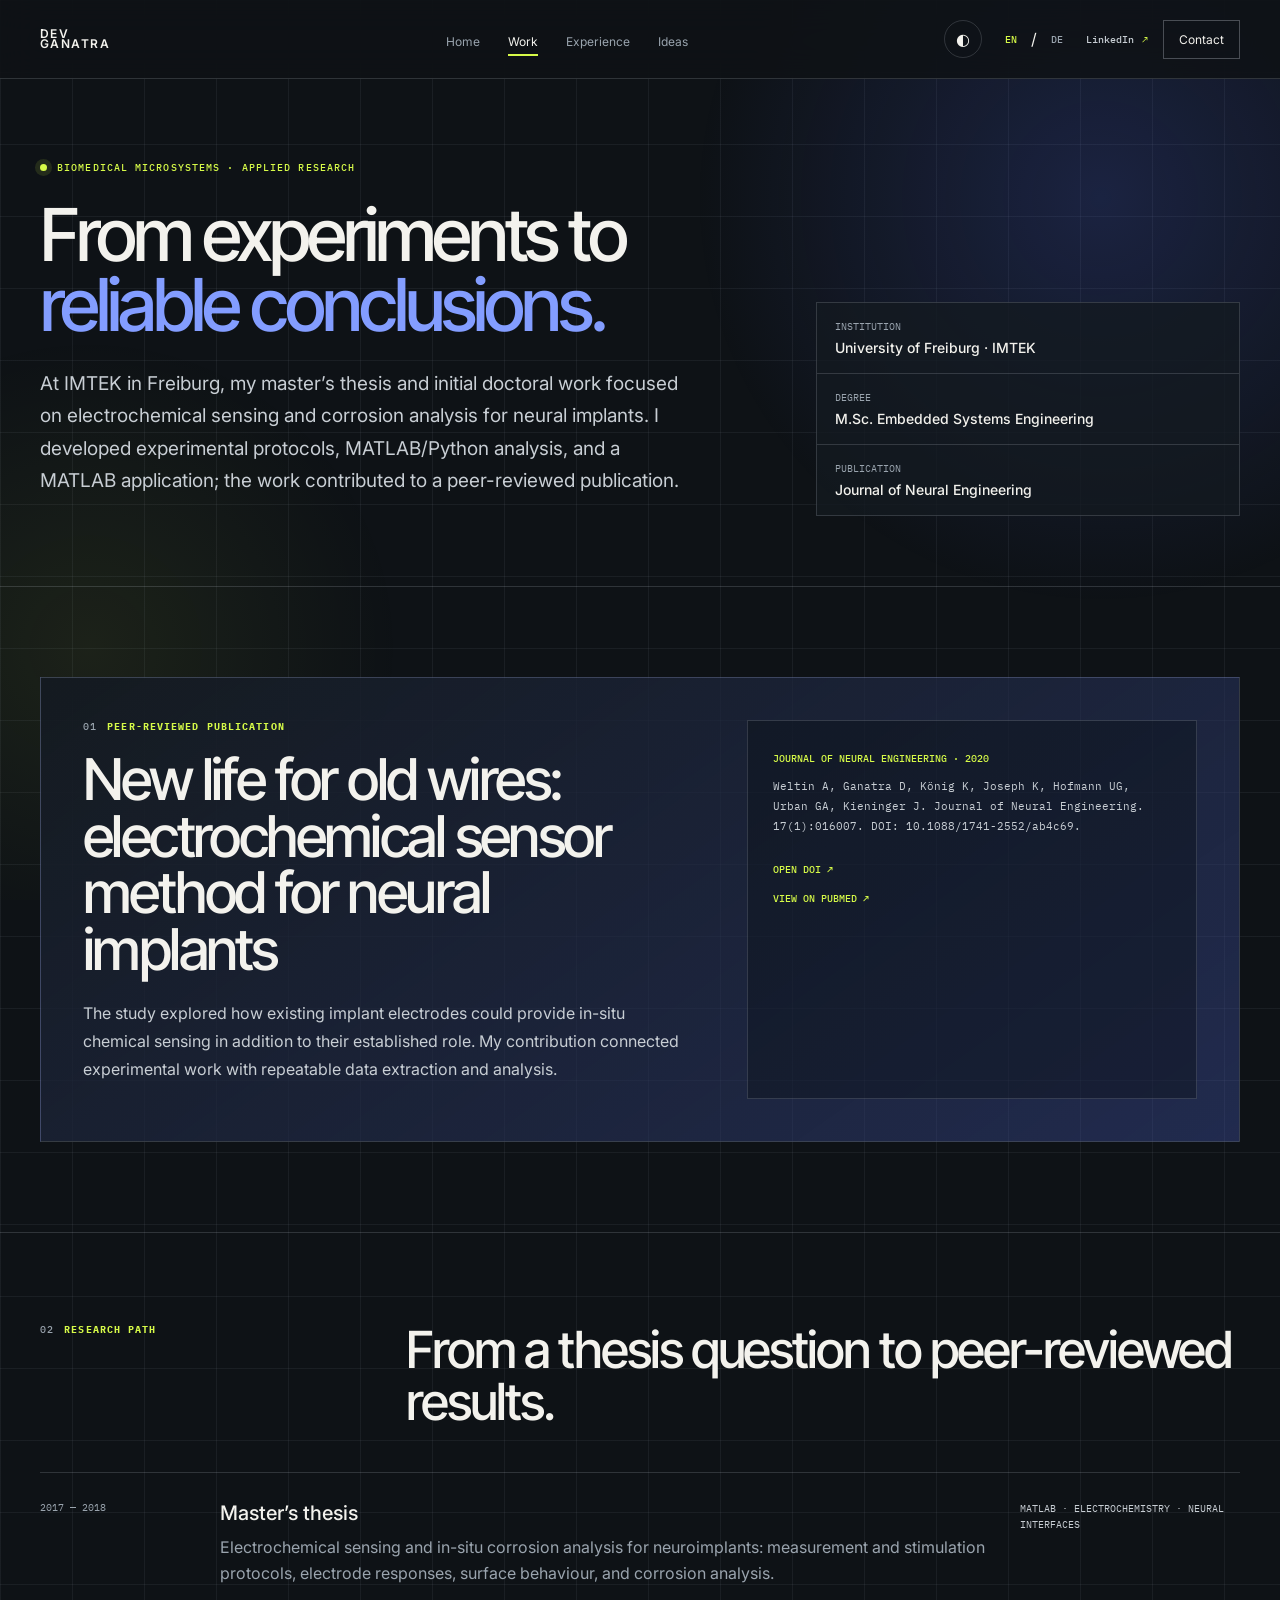
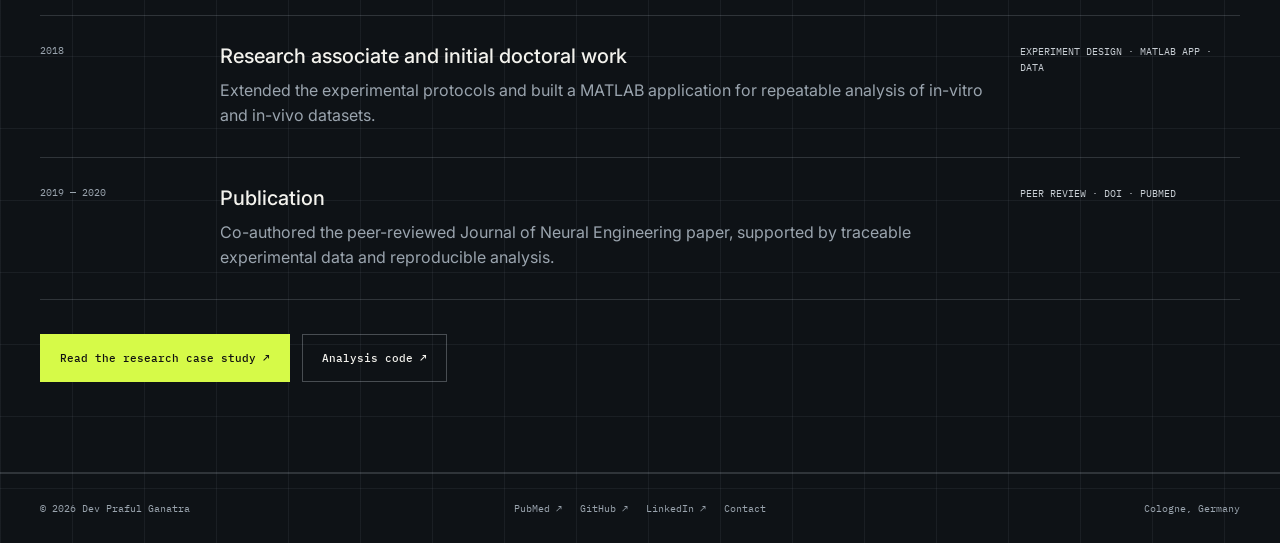
<file: research/index.html>
<!doctype html>
<html lang="en" data-title-en="Research — Dev Ganatra" data-title-de="Forschung — Dev Ganatra" data-description-en="Dev Ganatra’s applied research in electrochemical sensing, experimental systems, MATLAB analysis, and neural implants." data-description-de="Dev Ganatras angewandte Forschung zu elektrochemischer Sensorik, Versuchssystemen, MATLAB-Analyse und neuronalen Implantaten." data-canonical="https://devganatra.github.io/research/">
<head><meta charset="UTF-8" /><meta name="viewport" content="width=device-width, initial-scale=1.0" /><meta name="description" content="Research and publication work by Dev Ganatra." /><meta name="robots" content="index, follow" /><meta name="theme-color" content="#0e1216" /><meta property="og:type" content="profile" /><meta property="og:url" content="https://devganatra.github.io/research/" /><meta property="og:site_name" content="Dev Ganatra" /><meta property="og:title" content="Research — Dev Ganatra" /><meta property="og:description" content="Research, thesis, publication, and experimental engineering work." /><meta property="og:locale" content="en_GB" /><meta property="og:image" content="https://devganatra.github.io/assets/og.png" /><meta property="og:image:width" content="1200" /><meta property="og:image:height" content="630" /><meta property="og:image:alt" content="Dev Ganatra — Product and Engineering" /><meta name="twitter:image" content="https://devganatra.github.io/assets/og.png" /><title>Research — Dev Ganatra</title><link rel="canonical" href="https://devganatra.github.io/research/" /><link rel="alternate" hreflang="en" href="https://devganatra.github.io/research/?lang=en" /><link rel="alternate" hreflang="de" href="https://devganatra.github.io/research/?lang=de" /><link rel="preconnect" href="https://fonts.googleapis.com" /><link rel="preconnect" href="https://fonts.gstatic.com" crossorigin /><link href="https://fonts.googleapis.com/css2?family=IBM+Plex+Mono:wght@400;500&family=Inter:wght@400;500;600&family=Inter+Tight:wght@400;500;600&display=swap" rel="stylesheet" /><link rel="icon" href="/assets/icon.svg" type="image/svg+xml" /><link rel="stylesheet" href="/styles.css?v=57" /></head>
<body data-page="research"><a class="skip-link" href="#content" data-en="Skip to content" data-de="Zum Inhalt springen">Skip to content</a>
<header class="site-header"><div class="shell header-inner"><a class="wordmark" href="/" data-internal><span>DEV</span><span>GANATRA</span></a><nav class="primary-nav" data-primary-navigation><a href="/" data-internal data-en="Home" data-de="Start">Home</a><a href="/case-studies/" data-internal data-en="Work" data-de="Arbeiten">Work</a><a href="/experience/" data-internal data-en="Experience" data-de="Werdegang">Experience</a><a href="/notes/" data-internal data-en="Ideas" data-de="Fachbeiträge">Ideas</a><div class="mobile-nav-actions"><div class="language-switch"><button type="button" data-language="en">EN</button><span>/</span><button type="button" data-language="de">DE</button></div></div></nav><div class="header-actions"><button class="theme-toggle" type="button" data-theme-toggle aria-label="Switch colour theme" data-aria-en="Switch colour theme" data-aria-de="Farbschema wechseln">◐</button><div class="language-switch"><button type="button" data-language="en">EN</button><span>/</span><button type="button" data-language="de">DE</button></div><a class="linkedin-link" href="https://www.linkedin.com/in/devganatra" target="_blank" rel="noreferrer">LinkedIn <b>↗</b></a><a class="header-cta" href="/#contact" data-internal data-en="Contact" data-de="Kontakt">Contact</a><button class="menu-toggle" type="button" data-menu-toggle aria-expanded="false" aria-label="Open navigation" data-aria-en="Open navigation" data-aria-de="Navigation öffnen">☰</button></div></div></header>
<main id="content"><section class="page-hero"><div class="shell page-hero-grid"><div><span class="eyebrow" data-en="Biomedical microsystems · Applied research" data-de="Biomedizinische Mikrosysteme · Angewandte Forschung">Biomedical microsystems · Applied research</span><h1><span data-en="From experiments to " data-de="Von Experimenten zu ">From experiments to </span><em data-en="reliable conclusions." data-de="belastbaren Ergebnissen.">reliable conclusions.</em></h1><p class="page-lead" data-en="At IMTEK in Freiburg, my master’s thesis and initial doctoral work focused on electrochemical sensing and corrosion analysis for neural implants. I developed experimental protocols, MATLAB/Python analysis, and a MATLAB application; the work contributed to a peer-reviewed publication." data-de="Am IMTEK in Freiburg beschäftigten sich meine Masterarbeit und der Beginn meiner Promotion mit elektrochemischer Sensorik und Korrosionsanalyse für neuronale Implantate. Ich entwickelte Versuchsprotokolle, MATLAB/Python-Auswertungen und eine MATLAB-Anwendung; die Arbeit floss in eine begutachtete Publikation ein.">My research combined experimental systems, electrochemical measurement, MATLAB analysis, and engineering software to make complex results comparable and interpretable.</p></div><aside class="page-summary"><div><span data-en="INSTITUTION" data-de="INSTITUTION">INSTITUTION</span><strong>University of Freiburg · IMTEK</strong></div><div><span data-en="DEGREE" data-de="ABSCHLUSS">DEGREE</span><strong>M.Sc. Embedded Systems Engineering</strong></div><div><span data-en="PUBLICATION" data-de="PUBLIKATION">PUBLICATION</span><strong>Journal of Neural Engineering</strong></div></aside></div></section>
<section class="content-section"><div class="shell publication-feature"><div><span class="section-kicker"><span>01</span><b data-en="Peer-reviewed publication" data-de="Begutachtete Publikation">Peer-reviewed publication</b></span><h2>New life for old wires: electrochemical sensor method for neural implants</h2><p data-en="The study explored how existing implant electrodes could provide in-situ chemical sensing in addition to their established role. My contribution connected experimental work with repeatable data extraction and analysis." data-de="Die Studie untersuchte, wie bestehende Implantatelektroden zusätzlich zur etablierten Funktion eine chemische In-situ-Sensorik ermöglichen können. Mein Beitrag verband experimentelle Arbeit mit wiederholbarer Datenextraktion und Analyse.">The study explored how existing implant electrodes could provide in-situ chemical sensing.</p></div><div class="citation-card"><span>JOURNAL OF NEURAL ENGINEERING · 2020</span><p>Weltin A, Ganatra D, König K, Joseph K, Hofmann UG, Urban GA, Kieninger J. Journal of Neural Engineering. 17(1):016007. DOI: 10.1088/1741-2552/ab4c69.</p><a href="https://doi.org/10.1088/1741-2552/ab4c69" target="_blank" rel="noreferrer" data-en="OPEN DOI ↗" data-de="DOI ÖFFNEN ↗">OPEN DOI ↗</a><br /><a href="https://pubmed.ncbi.nlm.nih.gov/31597122/" target="_blank" rel="noreferrer" data-en="VIEW ON PUBMED ↗" data-de="AUF PUBMED ANSEHEN ↗">VIEW ON PUBMED ↗</a></div></div></section>
<section class="content-section"><div class="shell"><div class="content-heading"><div><span class="section-kicker"><span>02</span><b data-en="Research path" data-de="Forschungsweg">Research path</b></span></div><div><h2 data-en="From a thesis question to peer-reviewed results." data-de="Von der Fragestellung der Masterarbeit zur begutachteten Publikation.">From a thesis question to peer-reviewed results.</h2></div></div><div class="research-timeline">
<article><time>2017 — 2018</time><div><h3 data-en="Master’s thesis" data-de="Masterarbeit">Master’s thesis</h3><p data-en="Electrochemical sensing and in-situ corrosion analysis for neuroimplants: measurement and stimulation protocols, electrode responses, surface behaviour, and corrosion analysis." data-de="Elektrochemische Sensorik und In-situ-Korrosionsanalyse für Neuroimplantate: Mess- und Stimulationsprotokolle, Elektrodenantworten, Oberflächenverhalten und Korrosionsanalyse.">Electrochemical sensing and in-situ corrosion analysis for neuroimplants.</p></div><strong>MATLAB · ELECTROCHEMISTRY · NEURAL INTERFACES</strong></article>
<article><time>2018</time><div><h3 data-en="Research associate and initial doctoral work" data-de="Wissenschaftlicher Mitarbeiter und Beginn der Promotion">Research associate and initial doctoral work</h3><p data-en="Extended the experimental protocols and built a MATLAB application for repeatable analysis of in-vitro and in-vivo datasets." data-de="Erweiterung der Versuchsprotokolle und Entwicklung einer MATLAB-Anwendung für die wiederholbare Analyse von In-vitro- und In-vivo-Datensätzen.">Extended the experimental protocols and built a MATLAB application for repeatable analysis of in-vitro and in-vivo datasets.</p></div><strong>EXPERIMENT DESIGN · MATLAB APP · DATA</strong></article>
<article><time>2019 — 2020</time><div><h3 data-en="Publication" data-de="Publikation">Publication</h3><p data-en="Co-authored the peer-reviewed Journal of Neural Engineering paper, supported by traceable experimental data and reproducible analysis." data-de="Mitautor der begutachteten Publikation im Journal of Neural Engineering, gestützt auf nachvollziehbare Versuchsdaten und reproduzierbare Analysen.">Co-authored the peer-reviewed Journal of Neural Engineering paper, supported by traceable experimental data and reproducible analysis.</p></div><strong>PEER REVIEW · DOI · PUBMED</strong></article>
</div><div class="page-actions"><a class="button button-primary" href="/case-studies/neural-implant-sensing/" data-internal data-en="Read the research case study ↗" data-de="Fallstudie zur Forschung lesen ↗">Read the research case study ↗</a><a class="button button-quiet" href="https://github.com/devganatra/Experiment_Data_extraction" target="_blank" rel="noreferrer" data-en="Analysis code ↗" data-de="Analysecode ↗">Analysis code ↗</a></div></div></section></main>
<footer class="site-footer"><div class="shell footer-inner"><span>© <span data-year></span> Dev Praful Ganatra</span><nav><a href="https://pubmed.ncbi.nlm.nih.gov/31597122/" target="_blank" rel="noreferrer">PubMed ↗</a><a href="https://github.com/devganatra" target="_blank" rel="noreferrer">GitHub ↗</a><a href="https://www.linkedin.com/in/devganatra" target="_blank" rel="noreferrer">LinkedIn ↗</a><a href="/#contact" data-internal data-en="Contact" data-de="Kontakt">Contact</a></nav><span data-en="Cologne, Germany" data-de="Köln, Deutschland">Cologne, Germany</span></div></footer><div class="reading-progress" data-reading-progress></div><script src="/site.js?v=57"></script></body></html>
</file>
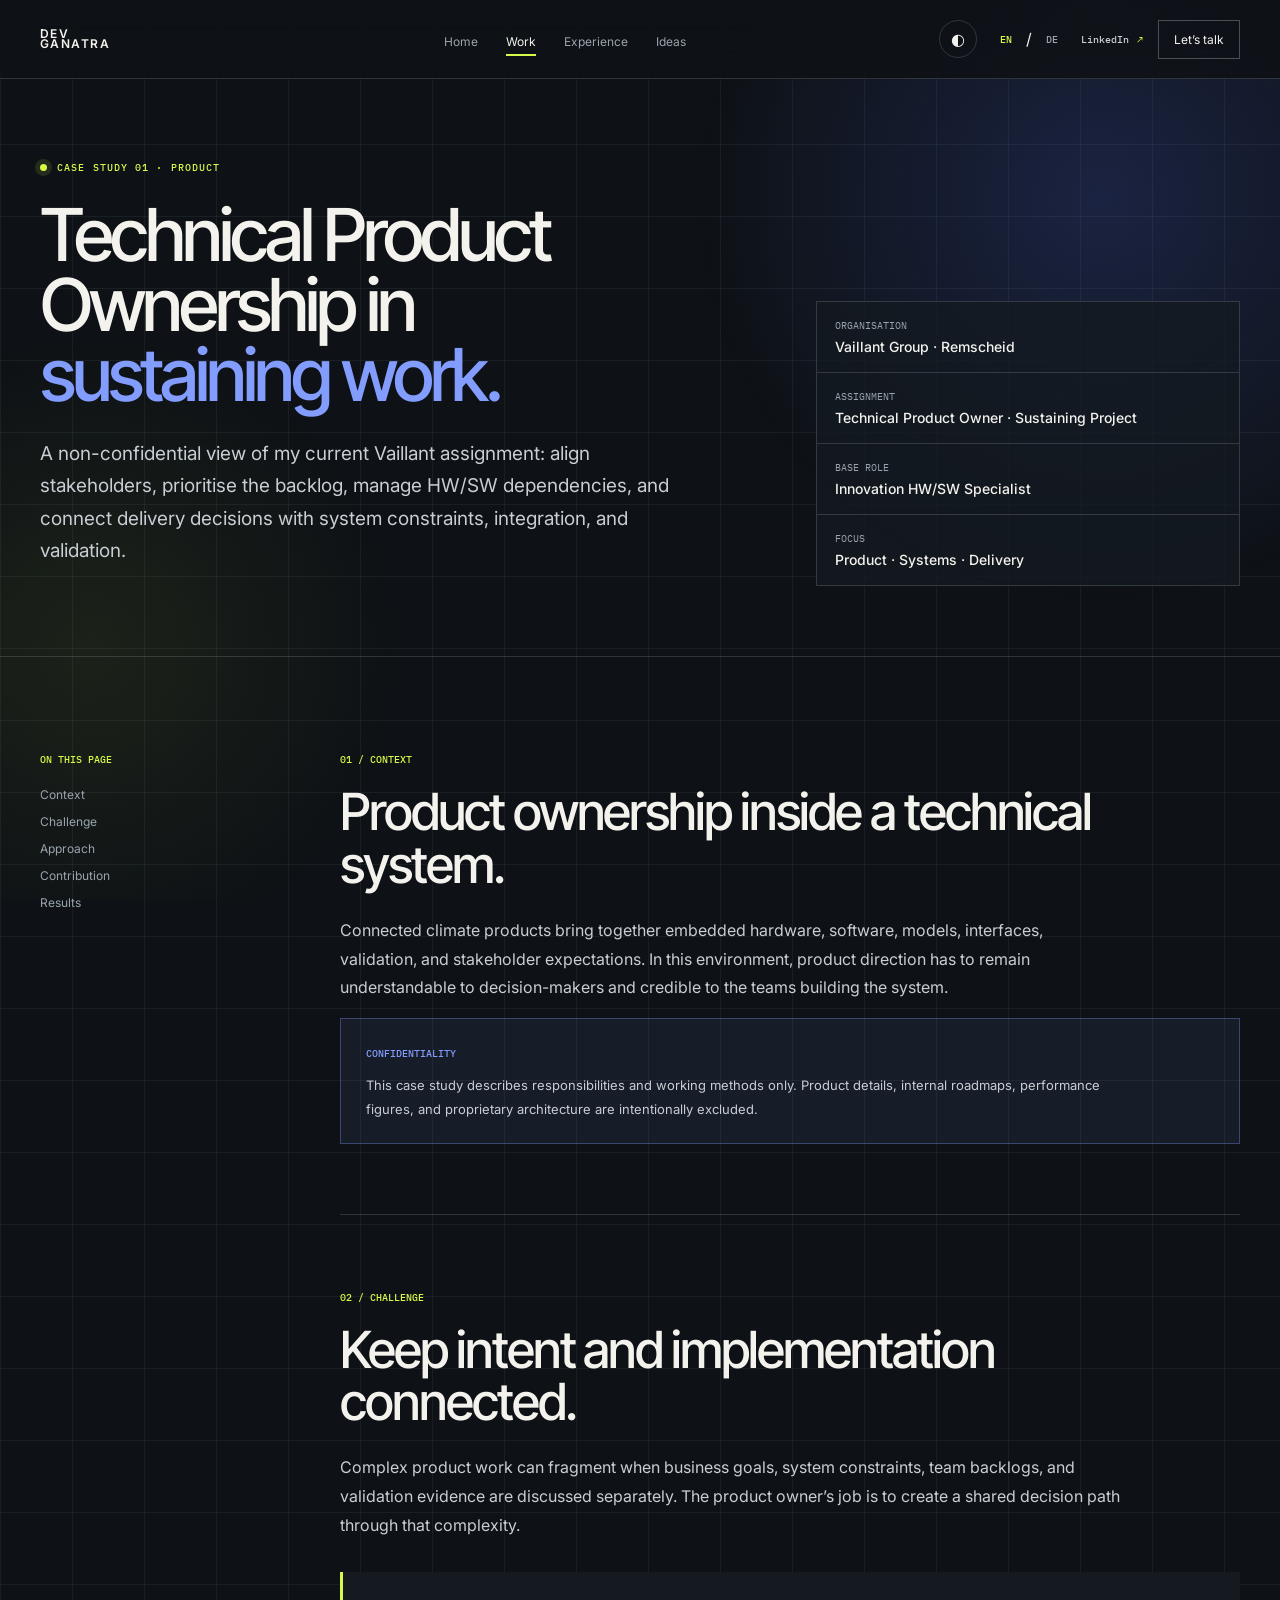
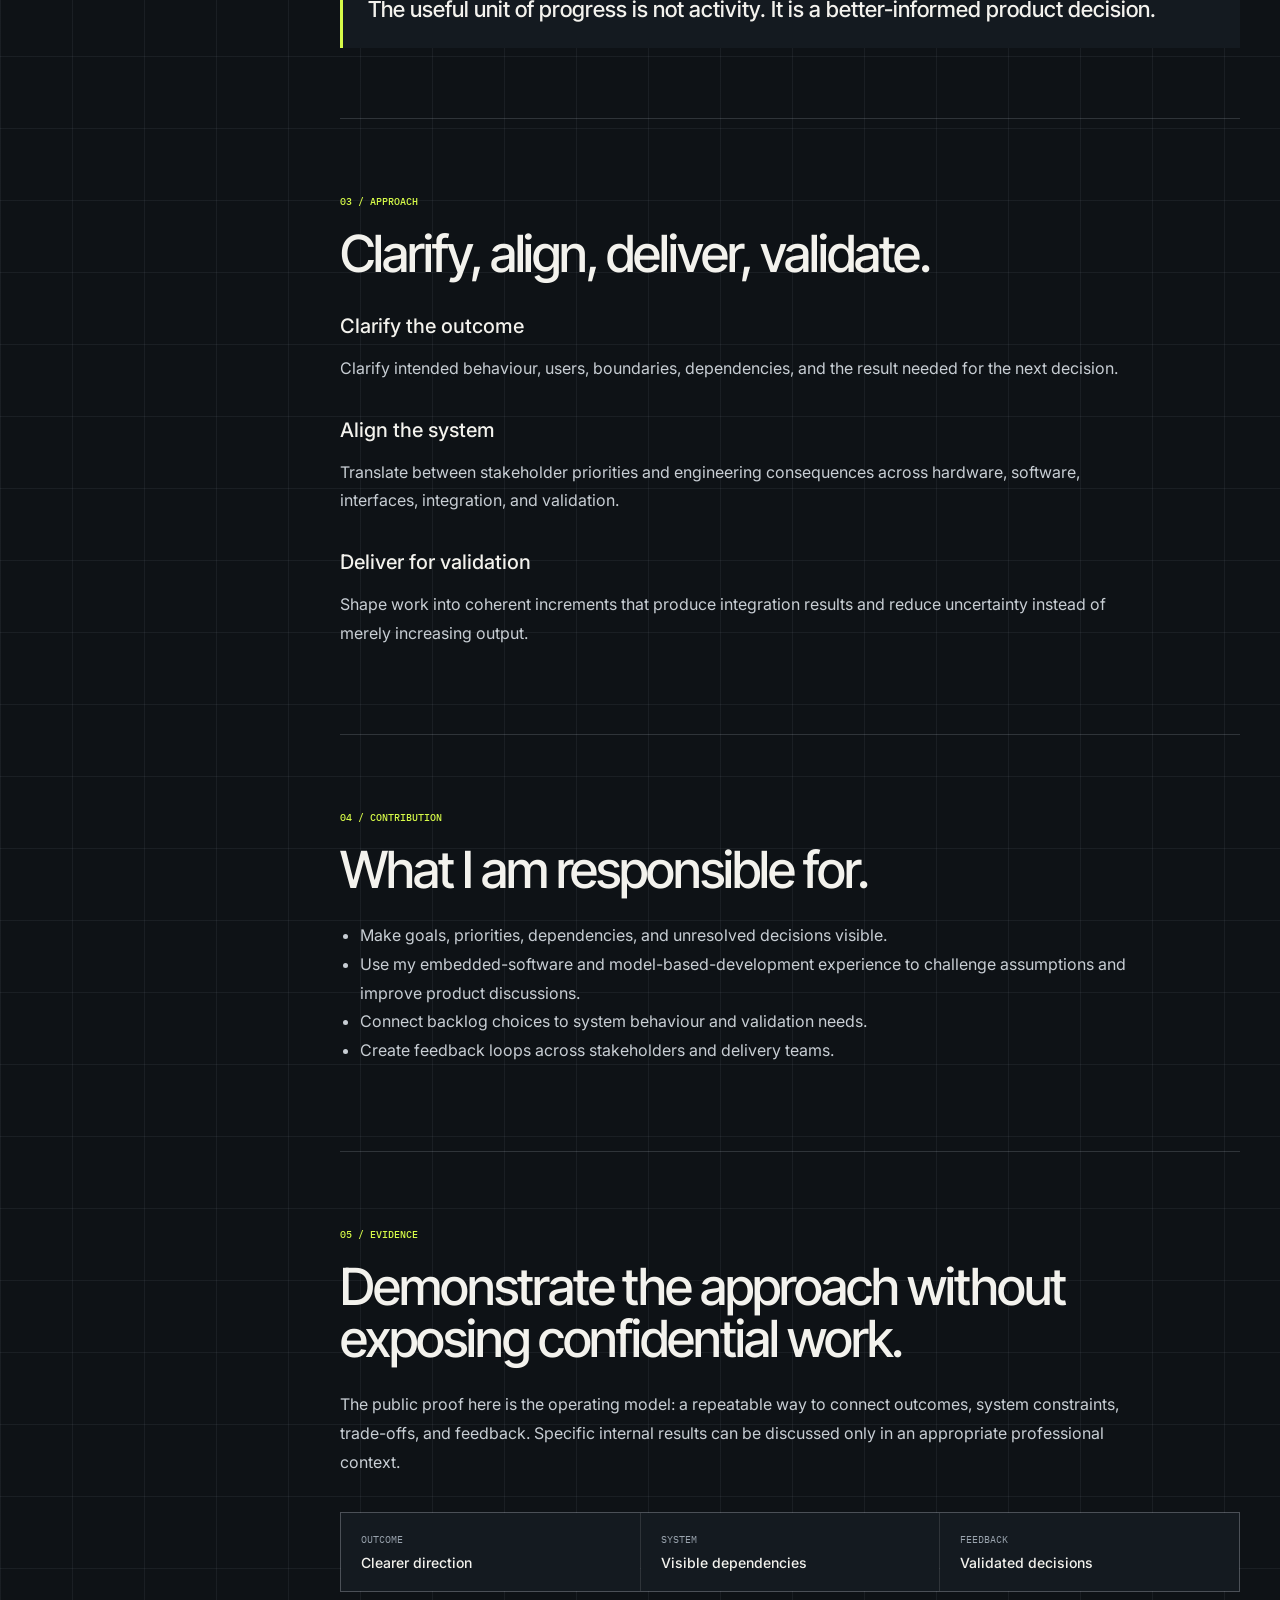
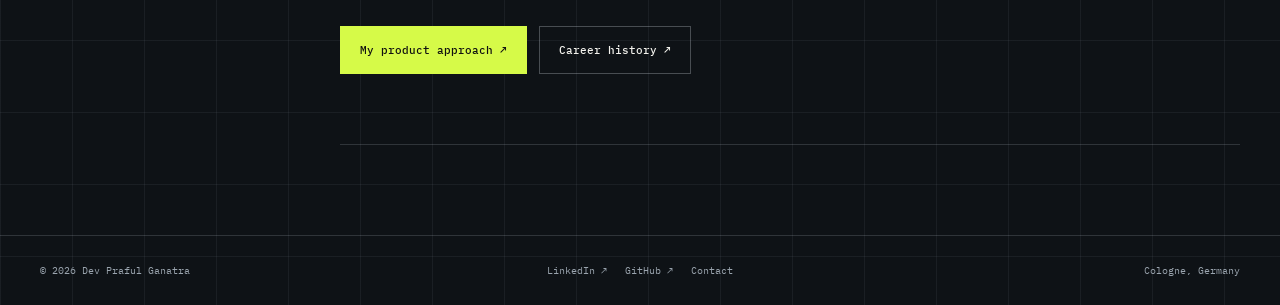
<file: case-studies/connected-climate-products/index.html>
<!doctype html>
<html lang="en" data-title-en="Technical Product Ownership at Vaillant — Dev Ganatra" data-title-de="Technische Produktverantwortung bei Vaillant — Dev Ganatra" data-description-en="A non-confidential case study about Dev Ganatra’s current Technical Product Owner assignment for a Sustaining project at Vaillant Group." data-description-de="Eine Fallstudie ohne vertrauliche Inhalte über Dev Ganatras aktuelle Aufgabe als Technical Product Owner in einem Sustaining-Projekt bei der Vaillant Group." data-canonical="https://devganatra.github.io/case-studies/connected-climate-products/">
<head><meta charset="UTF-8" /><meta name="viewport" content="width=device-width, initial-scale=1.0" /><meta name="description" content="A non-confidential case study on technical product ownership in connected embedded products." /><meta name="robots" content="index, follow, max-image-preview:large" /><meta name="theme-color" content="#0e1216" /><meta property="og:type" content="article" /><meta property="og:url" content="https://devganatra.github.io/case-studies/connected-climate-products/" /><meta property="og:site_name" content="Dev Ganatra" /><meta property="og:title" content="Technical Product Ownership at Vaillant — Dev Ganatra" /><meta property="og:description" content="Current Technical Product Owner assignment for a Sustaining project at Vaillant Group." /><meta property="og:locale" content="en_GB" /><meta name="twitter:card" content="summary_large_image" /><meta name="twitter:title" content="Technical Product Ownership at Vaillant — Dev Ganatra" /><meta name="twitter:description" content="Current Technical Product Owner assignment for a Sustaining project at Vaillant Group." /><meta property="og:image" content="https://devganatra.github.io/assets/og.png" /><meta property="og:image:width" content="1200" /><meta property="og:image:height" content="630" /><meta property="og:image:alt" content="Dev Ganatra — Product and Engineering" /><meta name="twitter:image" content="https://devganatra.github.io/assets/og.png" /><title>Technical Product Ownership at Vaillant — Dev Ganatra</title><link rel="canonical" href="https://devganatra.github.io/case-studies/connected-climate-products/" /><link rel="alternate" hreflang="en" href="https://devganatra.github.io/case-studies/connected-climate-products/?lang=en" /><link rel="alternate" hreflang="de" href="https://devganatra.github.io/case-studies/connected-climate-products/?lang=de" /><link rel="preconnect" href="https://fonts.googleapis.com" /><link rel="preconnect" href="https://fonts.gstatic.com" crossorigin /><link href="https://fonts.googleapis.com/css2?family=IBM+Plex+Mono:wght@400;500&family=Inter:wght@400;500;600&family=Inter+Tight:wght@400;500;600&display=swap" rel="stylesheet" /><link rel="icon" href="/assets/icon.svg" type="image/svg+xml" /><link rel="stylesheet" href="/styles.css?v=57" /></head>
<body data-page="cases">
  <a class="skip-link" href="#content" data-en="Skip to content" data-de="Zum Inhalt springen">Skip to content</a>
  <header class="site-header"><div class="shell header-inner"><a class="wordmark" href="/" data-internal><span>DEV</span><span>GANATRA</span></a><nav class="primary-nav" data-primary-navigation><a href="/" data-internal data-nav-page="home" data-en="Home" data-de="Start">Home</a><a href="/case-studies/" data-internal data-nav-page="cases" data-en="Work" data-de="Arbeiten">Work</a><a href="/experience/" data-internal data-nav-page="experience" data-en="Experience" data-de="Werdegang">Experience</a><a href="/notes/" data-internal data-nav-page="notes" data-en="Ideas" data-de="Fachbeiträge">Ideas</a><div class="mobile-nav-actions"><div class="language-switch"><button type="button" data-language="en">EN</button><span>/</span><button type="button" data-language="de">DE</button></div><button class="theme-toggle" type="button" data-theme-toggle aria-label="Switch colour theme" data-aria-en="Switch colour theme" data-aria-de="Farbschema wechseln">◐</button></div></nav><div class="header-actions"><button class="theme-toggle" type="button" data-theme-toggle aria-label="Switch colour theme" data-aria-en="Switch colour theme" data-aria-de="Farbschema wechseln">◐</button><div class="language-switch"><button type="button" data-language="en">EN</button><span>/</span><button type="button" data-language="de">DE</button></div><a class="linkedin-link" href="https://www.linkedin.com/in/devganatra" target="_blank" rel="noreferrer">LinkedIn <b>↗</b></a><a class="header-cta" href="/#contact" data-internal data-en="Let’s talk" data-de="Kontakt">Let’s talk</a><button class="menu-toggle" type="button" data-menu-toggle aria-expanded="false" aria-label="Open navigation" data-aria-en="Open navigation" data-aria-de="Navigation öffnen">☰</button></div></div></header>
  <main id="content">
    <section class="page-hero"><div class="shell page-hero-grid"><div><span class="eyebrow" data-en="CASE STUDY 01 · PRODUCT" data-de="FALLSTUDIE 01 · PRODUKT">CASE STUDY 01 · PRODUCT</span><h1><span data-en="Technical Product Ownership in " data-de="Technische Produktverantwortung in der ">Directing </span><em data-en="sustaining work." data-de="Produktpflege.">connected climate products.</em></h1><p class="page-lead" data-en="A non-confidential view of my current Vaillant assignment: align stakeholders, prioritise the backlog, manage HW/SW dependencies, and connect delivery decisions with system constraints, integration, and validation." data-de="Ein Einblick ohne vertrauliche Inhalte in meine aktuelle Aufgabe bei Vaillant: Stakeholder abstimmen, den Backlog priorisieren, HW/SW-Abhängigkeiten steuern und Umsetzungsentscheidungen mit Systemgrenzen, Integration und Validierung verbinden.">A non-confidential view of my current assignment as Technical Product Owner at Vaillant Group.</p></div><aside class="page-summary"><div><span data-en="Organisation" data-de="Organisation">Organisation</span><strong>Vaillant Group · Remscheid</strong></div><div><span data-en="Assignment" data-de="Aufgabe">Assignment</span><strong>Technical Product Owner · Sustaining Project</strong></div><div><span data-en="Base role" data-de="Stellenbezeichnung">Base role</span><strong>Innovation HW/SW Specialist</strong></div><div><span data-en="Focus" data-de="Fokus">Focus</span><strong data-en="Product · Systems · Delivery" data-de="Produkt · Systeme · Umsetzung">Product · Systems · Delivery</strong></div></aside></div></section>
    <div class="shell case-layout"><aside class="case-toc"><span data-en="On this page" data-de="Auf dieser Seite">On this page</span><nav><a href="#context" data-en="Context" data-de="Kontext">Context</a><a href="#challenge" data-en="Challenge" data-de="Herausforderung">Challenge</a><a href="#approach" data-en="Approach" data-de="Vorgehen">Approach</a><a href="#contribution" data-en="Contribution" data-de="Beitrag">Contribution</a><a href="#evidence" data-en="Results" data-de="Ergebnisse">Evidence</a></nav></aside><article class="case-content">
      <section class="case-section" id="context"><span data-en="01 / CONTEXT" data-de="01 / KONTEXT">01 / CONTEXT</span><h2 data-en="Product ownership inside a technical system." data-de="Produktverantwortung in einem technischen System.">Product ownership inside a technical system.</h2><p data-en="Connected climate products bring together embedded hardware, software, models, interfaces, validation, and stakeholder expectations. In this environment, product direction has to remain understandable to decision-makers and credible to the teams building the system." data-de="Vernetzte Klimaprodukte verbinden Embedded Hardware, Software, Modelle, Schnittstellen, Validierung und Stakeholder-Erwartungen. Produktausrichtung muss für Entscheider verständlich und für die umsetzenden Teams technisch glaubwürdig bleiben.">Connected climate products bring together embedded hardware, software, models, interfaces, validation, and stakeholder expectations.</p><div class="confidentiality-note"><strong data-en="CONFIDENTIALITY" data-de="VERTRAULICHKEIT">CONFIDENTIALITY</strong><p data-en="This case study describes responsibilities and working methods only. Product details, internal roadmaps, performance figures, and proprietary architecture are intentionally excluded." data-de="Diese Fallstudie beschreibt nur Verantwortlichkeiten und Arbeitsweisen. Produktdetails, interne Roadmaps, Leistungsdaten und proprietäre Architektur bleiben bewusst ausgeschlossen.">This case study describes responsibilities and working methods only.</p></div></section>
      <section class="case-section" id="challenge"><span data-en="02 / CHALLENGE" data-de="02 / HERAUSFORDERUNG">02 / CHALLENGE</span><h2 data-en="Keep intent and implementation connected." data-de="Produktziel und Umsetzung verbunden halten.">Keep intent and implementation connected.</h2><p data-en="Complex product work can fragment when business goals, system constraints, team backlogs, and validation evidence are discussed separately. The product owner’s job is to create a shared decision path through that complexity." data-de="Komplexe Produktarbeit zerfällt schnell, wenn Geschäftsziele, Systemgrenzen, Team-Backlogs und Validierungsnachweise getrennt betrachtet werden. Product Ownership schafft einen gemeinsamen Entscheidungsweg durch diese Komplexität.">Complex product work can fragment when business goals, system constraints, team backlogs, and validation evidence are discussed separately.</p><blockquote class="case-quote" data-en="The useful unit of progress is not activity. It is a better-informed product decision." data-de="Die nützliche Einheit von Fortschritt ist nicht Aktivität, sondern eine besser fundierte Produktentscheidung.">The useful unit of progress is not activity. It is a better-informed product decision.</blockquote></section>
      <section class="case-section" id="approach"><span data-en="03 / APPROACH" data-de="03 / VORGEHEN">03 / APPROACH</span><h2 data-en="Clarify, align, deliver, validate." data-de="Klären, abstimmen, umsetzen, validieren.">Frame, align, deliver, learn.</h2><h3 data-en="Clarify the outcome" data-de="Ziel und Nutzen klären">Frame the outcome</h3><p data-en="Clarify intended behaviour, users, boundaries, dependencies, and the result needed for the next decision." data-de="Gewünschtes Verhalten, Nutzer, Grenzen, Abhängigkeiten und benötigte Entscheidungsgrundlagen klären.">Clarify desired behaviour, users, boundaries, dependencies, and evidence.</p><h3 data-en="Align the system" data-de="Das Gesamtsystem abstimmen">Align the system</h3><p data-en="Translate between stakeholder priorities and engineering consequences across hardware, software, interfaces, integration, and validation." data-de="Zwischen Stakeholder-Prioritäten und technischen Konsequenzen für Hardware, Software, Schnittstellen, Integration und Validierung übersetzen.">Translate between stakeholder priorities and engineering consequences.</p><h3 data-en="Deliver for validation" data-de="Für frühe Validierung umsetzen">Deliver for feedback</h3><p data-en="Shape work into coherent increments that produce integration results and reduce uncertainty instead of merely increasing output." data-de="Arbeit in zusammenhängende Inkremente strukturieren, die Integrationsergebnisse liefern und Unsicherheiten reduzieren.">Shape work into coherent increments that produce integration evidence and reduce uncertainty.</p></section>
      <section class="case-section" id="contribution"><span data-en="04 / CONTRIBUTION" data-de="04 / BEITRAG">04 / CONTRIBUTION</span><h2 data-en="What I am responsible for." data-de="Wofür ich Verantwortung übernehme.">Where I add leverage.</h2><ul><li data-en="Make goals, priorities, dependencies, and unresolved decisions visible." data-de="Ziele, Prioritäten, Abhängigkeiten und offene Entscheidungen sichtbar machen.">Make goals, priorities, dependencies, and unresolved decisions visible.</li><li data-en="Use my embedded-software and model-based-development experience to challenge assumptions and improve product discussions." data-de="Meine Erfahrung in Embedded Software und modellbasierter Entwicklung nutzen, um Annahmen zu prüfen und Produktentscheidungen zu verbessern.">Use engineering depth to challenge assumptions and improve product conversations.</li><li data-en="Connect backlog choices to system behaviour and validation needs." data-de="Backlog-Entscheidungen mit Systemverhalten und Validierungsbedarf verbinden.">Connect backlog choices to system behaviour and validation needs.</li><li data-en="Create feedback loops across stakeholders and delivery teams." data-de="Feedback-Schleifen zwischen Stakeholdern und Umsetzungsteams schaffen.">Create feedback loops across stakeholders and delivery teams.</li></ul></section>
      <section class="case-section" id="evidence"><span data-en="05 / EVIDENCE" data-de="05 / NACHWEIS">05 / EVIDENCE</span><h2 data-en="Demonstrate the approach without exposing confidential work." data-de="Die Arbeitsweise zeigen, ohne vertrauliche Inhalte offenzulegen.">Evidence without exposing confidential work.</h2><p data-en="The public proof here is the operating model: a repeatable way to connect outcomes, system constraints, trade-offs, and feedback. Specific internal results can be discussed only in an appropriate professional context." data-de="Der öffentliche Nachweis ist das Arbeitsmodell: eine wiederholbare Verbindung von Zielen, Systemgrenzen, Abwägungen und Feedback. Konkrete interne Ergebnisse können nur in einem geeigneten professionellen Rahmen besprochen werden.">The public proof here is the operating model.</p><div class="evidence-strip"><div><span data-en="OUTCOME" data-de="ZIELBILD">OUTCOME</span><strong data-en="Clearer direction" data-de="Klarere Richtung">Clearer direction</strong></div><div><span>SYSTEM</span><strong data-en="Visible dependencies" data-de="Sichtbare Abhängigkeiten">Visible dependencies</strong></div><div><span>FEEDBACK</span><strong data-en="Validated decisions" data-de="Validierte Entscheidungen">Evidence-led decisions</strong></div></div><div class="page-actions"><a class="button button-primary" href="/product/" data-internal data-en="My product approach ↗" data-de="Mein Produktansatz ↗">My product approach ↗</a><a class="button button-quiet" href="/experience/" data-internal data-en="Career history ↗" data-de="Berufserfahrung ↗">Career history ↗</a></div></section>
    </article></div>
  </main>
  <footer class="site-footer"><div class="shell footer-inner"><span>© <span data-year></span> Dev Praful Ganatra</span><nav><a href="https://www.linkedin.com/in/devganatra" target="_blank" rel="noreferrer">LinkedIn ↗</a><a href="https://github.com/devganatra" target="_blank" rel="noreferrer">GitHub ↗</a><a href="/#contact" data-internal data-en="Contact" data-de="Kontakt">Contact</a></nav><span data-en="Cologne, Germany" data-de="Köln, Deutschland">Cologne, Germany</span></div></footer><div class="reading-progress" data-reading-progress></div><script src="/site.js?v=57"></script>
</body></html>
</file>
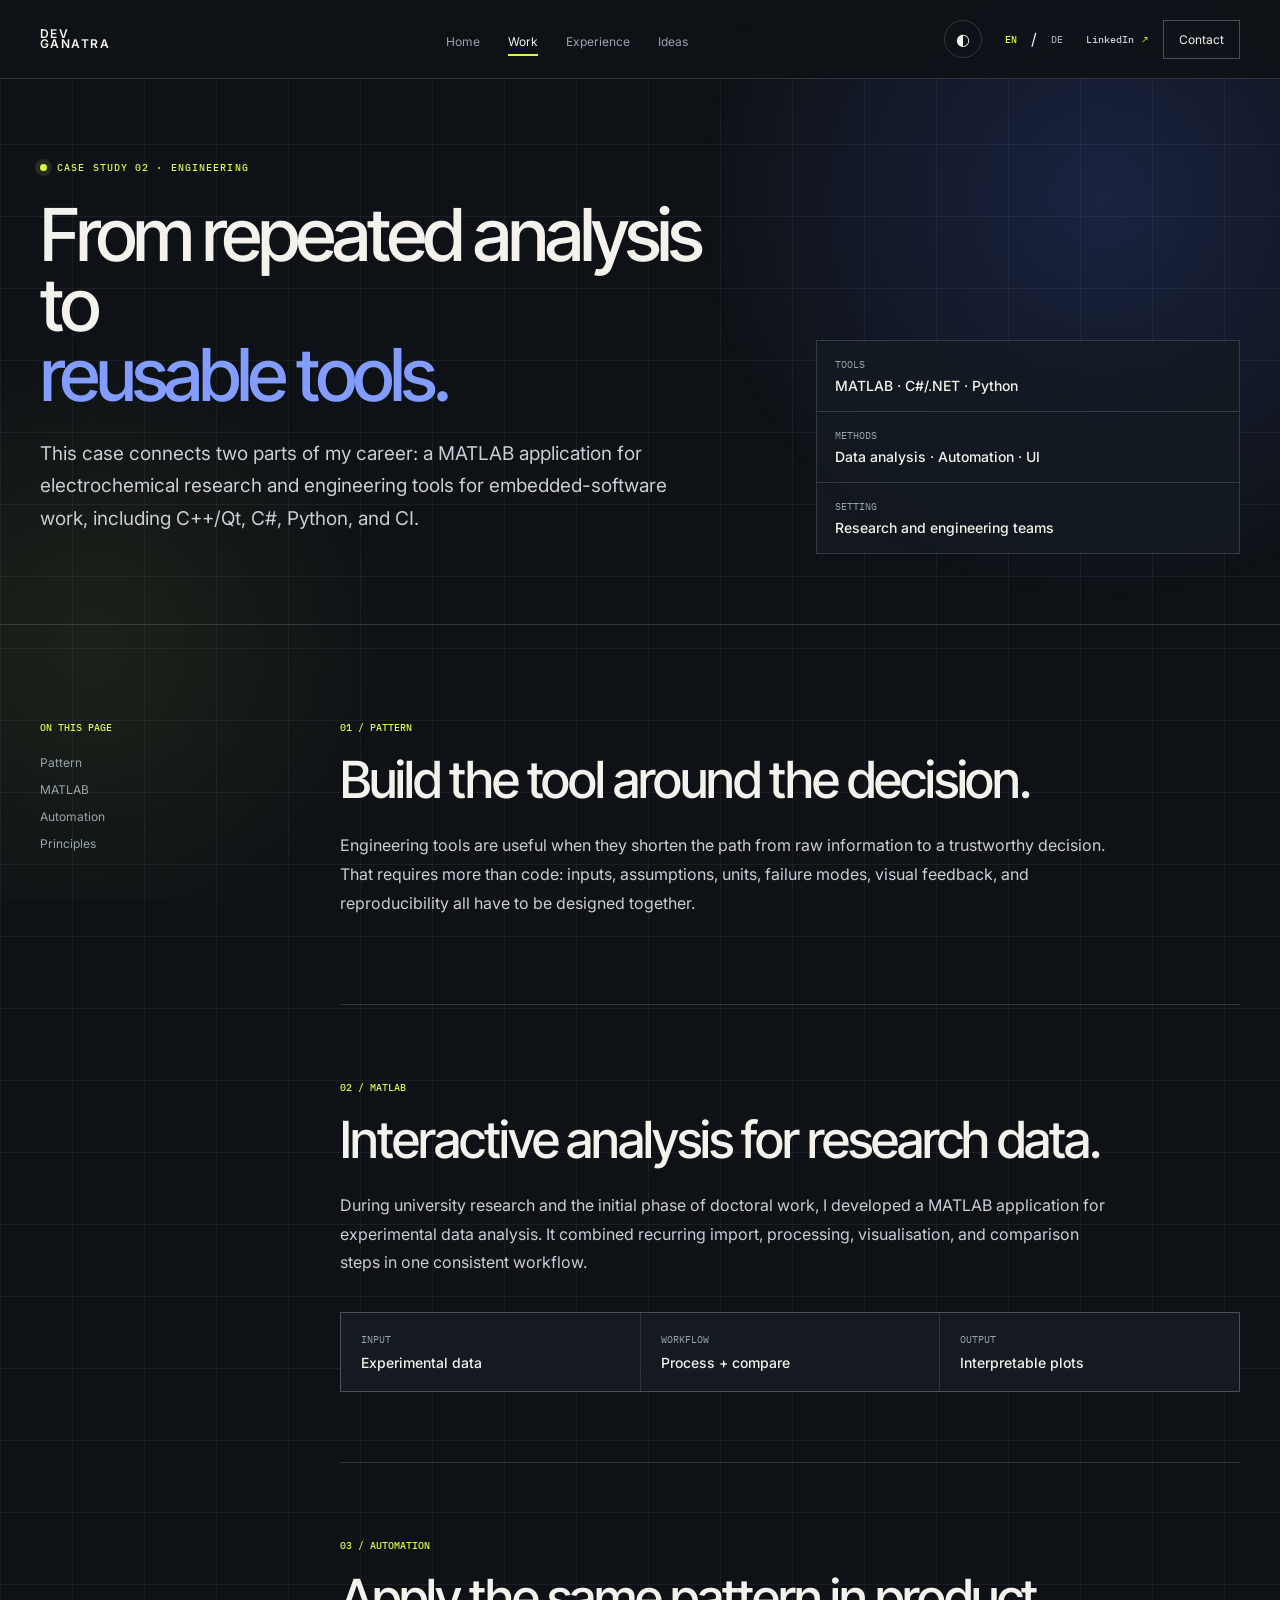
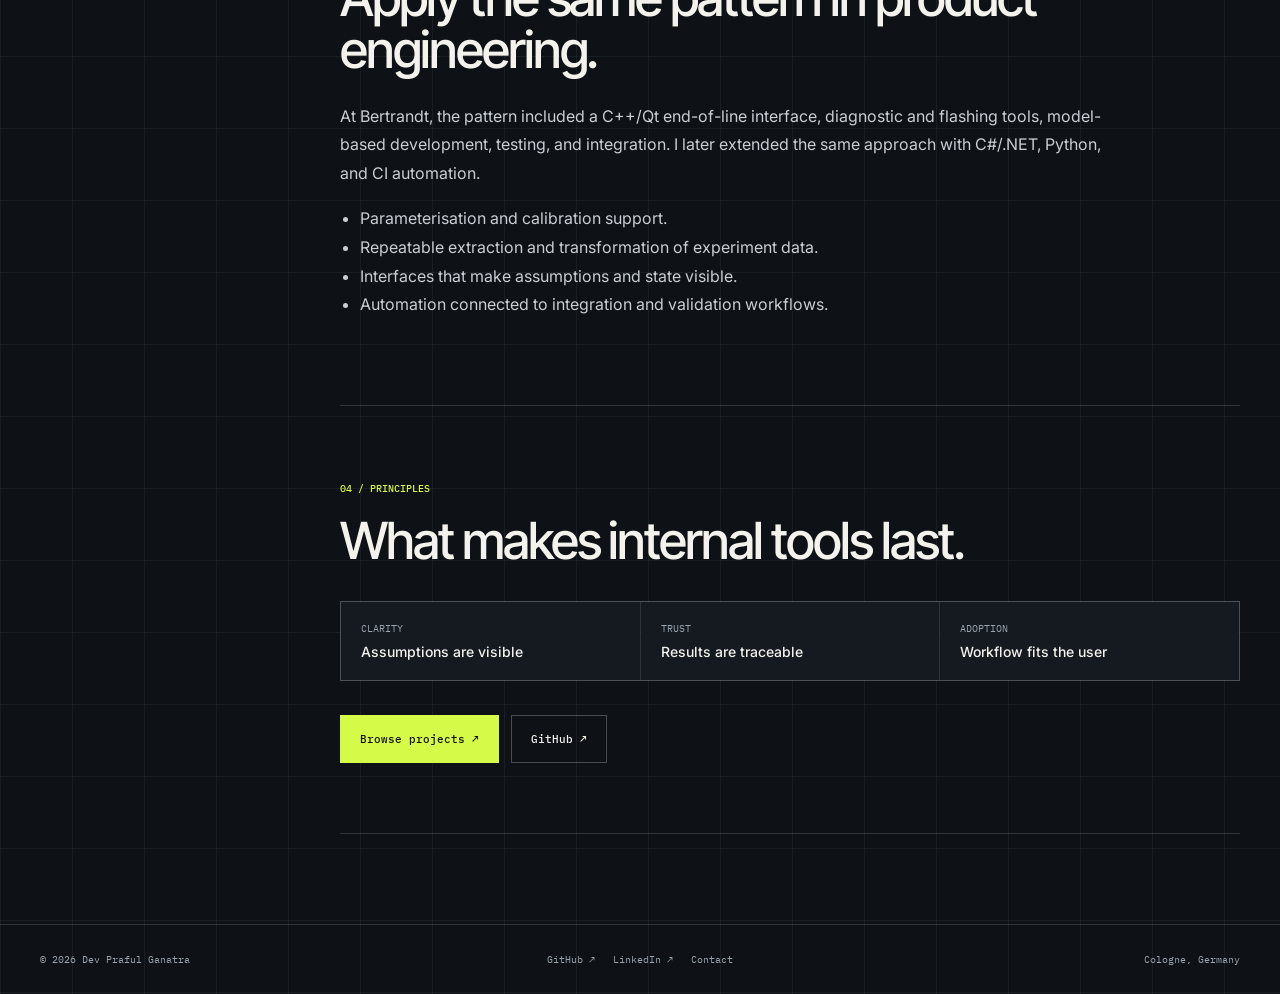
<file: case-studies/engineering-tools/index.html>
<!doctype html>
<html lang="en" data-title-en="Engineering Tools & Automation — Dev Ganatra" data-title-de="Engineering-Tools und Automatisierung — Dev Ganatra" data-description-en="How Dev Ganatra built MATLAB, C#, and Python tools for repeatable engineering analysis and validation." data-description-de="Wie Dev Ganatra MATLAB-, C#- und Python-Tools für wiederholbare Engineering-Analysen und Validierung entwickelte." data-canonical="https://devganatra.github.io/case-studies/engineering-tools/">
<head><meta charset="UTF-8" /><meta name="viewport" content="width=device-width, initial-scale=1.0" /><meta name="description" content="Building MATLAB, C#, and Python tools for repeatable engineering analysis." /><meta name="robots" content="index, follow" /><meta name="theme-color" content="#0e1216" /><meta property="og:type" content="article" /><meta property="og:url" content="https://devganatra.github.io/case-studies/engineering-tools/" /><meta property="og:site_name" content="Dev Ganatra" /><meta property="og:title" content="Engineering Tools & Automation — Dev Ganatra" /><meta property="og:description" content="Building repeatable engineering analysis workflows." /><meta property="og:locale" content="en_GB" /><meta property="og:image" content="https://devganatra.github.io/assets/og.png" /><meta property="og:image:width" content="1200" /><meta property="og:image:height" content="630" /><meta property="og:image:alt" content="Dev Ganatra — Product and Engineering" /><meta name="twitter:image" content="https://devganatra.github.io/assets/og.png" /><title>Engineering Tools & Automation — Dev Ganatra</title><link rel="canonical" href="https://devganatra.github.io/case-studies/engineering-tools/" /><link rel="alternate" hreflang="en" href="https://devganatra.github.io/case-studies/engineering-tools/?lang=en" /><link rel="alternate" hreflang="de" href="https://devganatra.github.io/case-studies/engineering-tools/?lang=de" /><link rel="preconnect" href="https://fonts.googleapis.com" /><link rel="preconnect" href="https://fonts.gstatic.com" crossorigin /><link href="https://fonts.googleapis.com/css2?family=IBM+Plex+Mono:wght@400;500&family=Inter:wght@400;500;600&family=Inter+Tight:wght@400;500;600&display=swap" rel="stylesheet" /><link rel="icon" href="/assets/icon.svg" type="image/svg+xml" /><link rel="stylesheet" href="/styles.css?v=57" /></head>
<body data-page="cases">
<a class="skip-link" href="#content" data-en="Skip to content" data-de="Zum Inhalt springen">Skip to content</a><header class="site-header"><div class="shell header-inner"><a class="wordmark" href="/" data-internal><span>DEV</span><span>GANATRA</span></a><nav class="primary-nav" data-primary-navigation><a href="/" data-internal data-en="Home" data-de="Start">Home</a><a href="/case-studies/" data-internal data-nav-page="cases" data-en="Work" data-de="Arbeiten">Work</a><a href="/experience/" data-internal data-en="Experience" data-de="Werdegang">Experience</a><a href="/notes/" data-internal data-en="Ideas" data-de="Fachbeiträge">Ideas</a><div class="mobile-nav-actions"><div class="language-switch"><button type="button" data-language="en">EN</button><span>/</span><button type="button" data-language="de">DE</button></div></div></nav><div class="header-actions"><button class="theme-toggle" type="button" data-theme-toggle aria-label="Switch colour theme" data-aria-en="Switch colour theme" data-aria-de="Farbschema wechseln">◐</button><div class="language-switch"><button type="button" data-language="en">EN</button><span>/</span><button type="button" data-language="de">DE</button></div><a class="linkedin-link" href="https://www.linkedin.com/in/devganatra" target="_blank" rel="noreferrer">LinkedIn <b>↗</b></a><a class="header-cta" href="/#contact" data-internal data-en="Contact" data-de="Kontakt">Contact</a><button class="menu-toggle" type="button" data-menu-toggle aria-expanded="false" aria-label="Open navigation" data-aria-en="Open navigation" data-aria-de="Navigation öffnen">☰</button></div></div></header>
<main id="content"><section class="page-hero"><div class="shell page-hero-grid"><div><span class="eyebrow" data-en="CASE STUDY 02 · ENGINEERING" data-de="FALLSTUDIE 02 · ENGINEERING">CASE STUDY 02 · ENGINEERING</span><h1><span data-en="From repeated analysis to " data-de="Von wiederkehrenden Analysen zu ">From repeated analysis to </span><em data-en="reusable tools." data-de="wiederverwendbaren Tools.">reusable tools.</em></h1><p class="page-lead" data-en="This case connects two parts of my career: a MATLAB application for electrochemical research and engineering tools for embedded-software work, including C++/Qt, C#, Python, and CI." data-de="Diese Fallstudie verbindet zwei Teile meines Berufswegs: eine MATLAB-Anwendung für elektrochemische Forschung und Engineering-Tools für die Embedded-Softwareentwicklung mit C++/Qt, C#, Python und CI.">A recurring pattern in my work: understand a specialist workflow, automate the repetitive steps, and keep expert judgement where it adds value.</p></div><aside class="page-summary"><div><span data-en="TOOLS" data-de="WERKZEUGE">TOOLS</span><strong>MATLAB · C#/.NET · Python</strong></div><div><span data-en="METHODS" data-de="METHODEN">METHODS</span><strong data-en="Data analysis · Automation · UI" data-de="Datenanalyse · Automatisierung · UI">Data analysis · Automation · UI</strong></div><div><span data-en="Setting" data-de="Einsatzbereich">Setting</span><strong data-en="Research and engineering teams" data-de="Forschungs- und Engineering-Teams">Research and engineering teams</strong></div></aside></div></section>
<div class="shell case-layout"><aside class="case-toc"><span data-en="On this page" data-de="Auf dieser Seite">On this page</span><nav><a href="#pattern" data-en="Pattern" data-de="Muster">Pattern</a><a href="#matlab">MATLAB</a><a href="#automation" data-en="Automation" data-de="Automatisierung">Automation</a><a href="#principles" data-en="Principles" data-de="Prinzipien">Principles</a></nav></aside><article class="case-content">
<section class="case-section" id="pattern"><span data-en="01 / PATTERN" data-de="01 / MUSTER">01 / PATTERN</span><h2 data-en="Build the tool around the decision." data-de="Das Tool um die Entscheidung bauen.">Build the tool around the decision.</h2><p data-en="Engineering tools are useful when they shorten the path from raw information to a trustworthy decision. That requires more than code: inputs, assumptions, units, failure modes, visual feedback, and reproducibility all have to be designed together." data-de="Engineering-Tools sind dann nützlich, wenn sie den Weg von Rohdaten zu einer vertrauenswürdigen Entscheidung verkürzen. Dazu müssen Eingaben, Annahmen, Einheiten, Fehlerfälle, visuelles Feedback und Reproduzierbarkeit gemeinsam gestaltet werden.">Engineering tools are useful when they shorten the path from raw information to a trustworthy decision.</p></section>
<section class="case-section" id="matlab"><span data-en="02 / MATLAB" data-de="02 / MATLAB">02 / MATLAB</span><h2 data-en="Interactive analysis for research data." data-de="Interaktive Auswertung von Forschungsdaten.">Interactive analysis for research data.</h2><p data-en="During university research and the initial phase of doctoral work, I developed a MATLAB application for experimental data analysis. It combined recurring import, processing, visualisation, and comparison steps in one consistent workflow." data-de="Während meiner Forschung an der Universität und zu Beginn der Promotion entwickelte ich eine MATLAB-Anwendung zur Auswertung experimenteller Daten. Sie bündelte wiederkehrende Schritte für Import, Verarbeitung, Visualisierung und Vergleich in einem konsistenten Ablauf.">During university research and the initial phase of doctoral work, I developed a MATLAB application for experimental data analysis.</p><div class="evidence-strip"><div><span data-en="INPUT" data-de="EINGABE">INPUT</span><strong data-en="Experimental data" data-de="Versuchsdaten">Experimental data</strong></div><div><span data-en="WORKFLOW" data-de="ABLAUF">WORKFLOW</span><strong data-en="Process + compare" data-de="Verarbeiten + vergleichen">Process + compare</strong></div><div><span data-en="OUTPUT" data-de="AUSGABE">OUTPUT</span><strong data-en="Interpretable plots" data-de="Aussagekräftige Diagramme">Interpretable plots</strong></div></div></section>
<section class="case-section" id="automation"><span data-en="03 / AUTOMATION" data-de="03 / AUTOMATISIERUNG">03 / AUTOMATION</span><h2 data-en="Apply the same pattern in product engineering." data-de="Dasselbe Prinzip in der Produktentwicklung anwenden.">Apply the same pattern in product engineering.</h2><p data-en="At Bertrandt, the pattern included a C++/Qt end-of-line interface, diagnostic and flashing tools, model-based development, testing, and integration. I later extended the same approach with C#/.NET, Python, and CI automation." data-de="Bei Bertrandt umfasste dieses Muster eine C++/Qt-End-of-Line-Oberfläche, Diagnose- und Flash-Tools, modellbasierte Entwicklung, Tests und Integration. Später erweiterte ich den Ansatz mit C#/.NET, Python und CI-Automatisierung.">In later roles, I applied the same approach in C#/.NET, Python, Qt, and CI workflows.</p><ul><li data-en="Parameterisation and calibration support." data-de="Unterstützung bei Parametrierung und Kalibrierung.">Parameterisation and calibration support.</li><li data-en="Repeatable extraction and transformation of experiment data." data-de="Reproduzierbare Extraktion und Aufbereitung von Versuchsdaten.">Repeatable extraction and transformation of experiment data.</li><li data-en="Interfaces that make assumptions and state visible." data-de="Benutzeroberflächen, die Annahmen und Systemzustände sichtbar machen.">Interfaces that make assumptions and state visible.</li><li data-en="Automation connected to integration and validation workflows." data-de="Automatisierung als Bestandteil von Integrations- und Validierungsabläufen.">Automation connected to integration and validation workflows.</li></ul></section>
<section class="case-section" id="principles"><span data-en="04 / PRINCIPLES" data-de="04 / PRINZIPIEN">04 / PRINCIPLES</span><h2 data-en="What makes internal tools last." data-de="Was interne Tools langlebig macht.">What makes internal tools last.</h2><div class="evidence-strip"><div><span data-en="CLARITY" data-de="KLARHEIT">CLARITY</span><strong data-en="Assumptions are visible" data-de="Annahmen sind sichtbar">Assumptions are visible</strong></div><div><span data-en="TRUST" data-de="VERTRAUEN">TRUST</span><strong data-en="Results are traceable" data-de="Ergebnisse sind nachvollziehbar">Results are traceable</strong></div><div><span data-en="ADOPTION" data-de="NUTZUNG">ADOPTION</span><strong data-en="Workflow fits the user" data-de="Arbeitsablauf passt zum Nutzer">Workflow fits the user</strong></div></div><div class="page-actions"><a class="button button-primary" href="/case-studies/#projects" data-internal data-en="Browse projects ↗" data-de="Projekte ansehen ↗">Browse projects ↗</a><a class="button button-quiet" href="https://github.com/devganatra/Experiment_Data_extraction" target="_blank" rel="noreferrer">GitHub ↗</a></div></section>
</article></div></main><footer class="site-footer"><div class="shell footer-inner"><span>© <span data-year></span> Dev Praful Ganatra</span><nav><a href="https://github.com/devganatra" target="_blank" rel="noreferrer">GitHub ↗</a><a href="https://www.linkedin.com/in/devganatra" target="_blank" rel="noreferrer">LinkedIn ↗</a><a href="/#contact" data-internal data-en="Contact" data-de="Kontakt">Contact</a></nav><span data-en="Cologne, Germany" data-de="Köln, Deutschland">Cologne, Germany</span></div></footer><div class="reading-progress" data-reading-progress></div><script src="/site.js?v=57"></script></body></html>
</file>
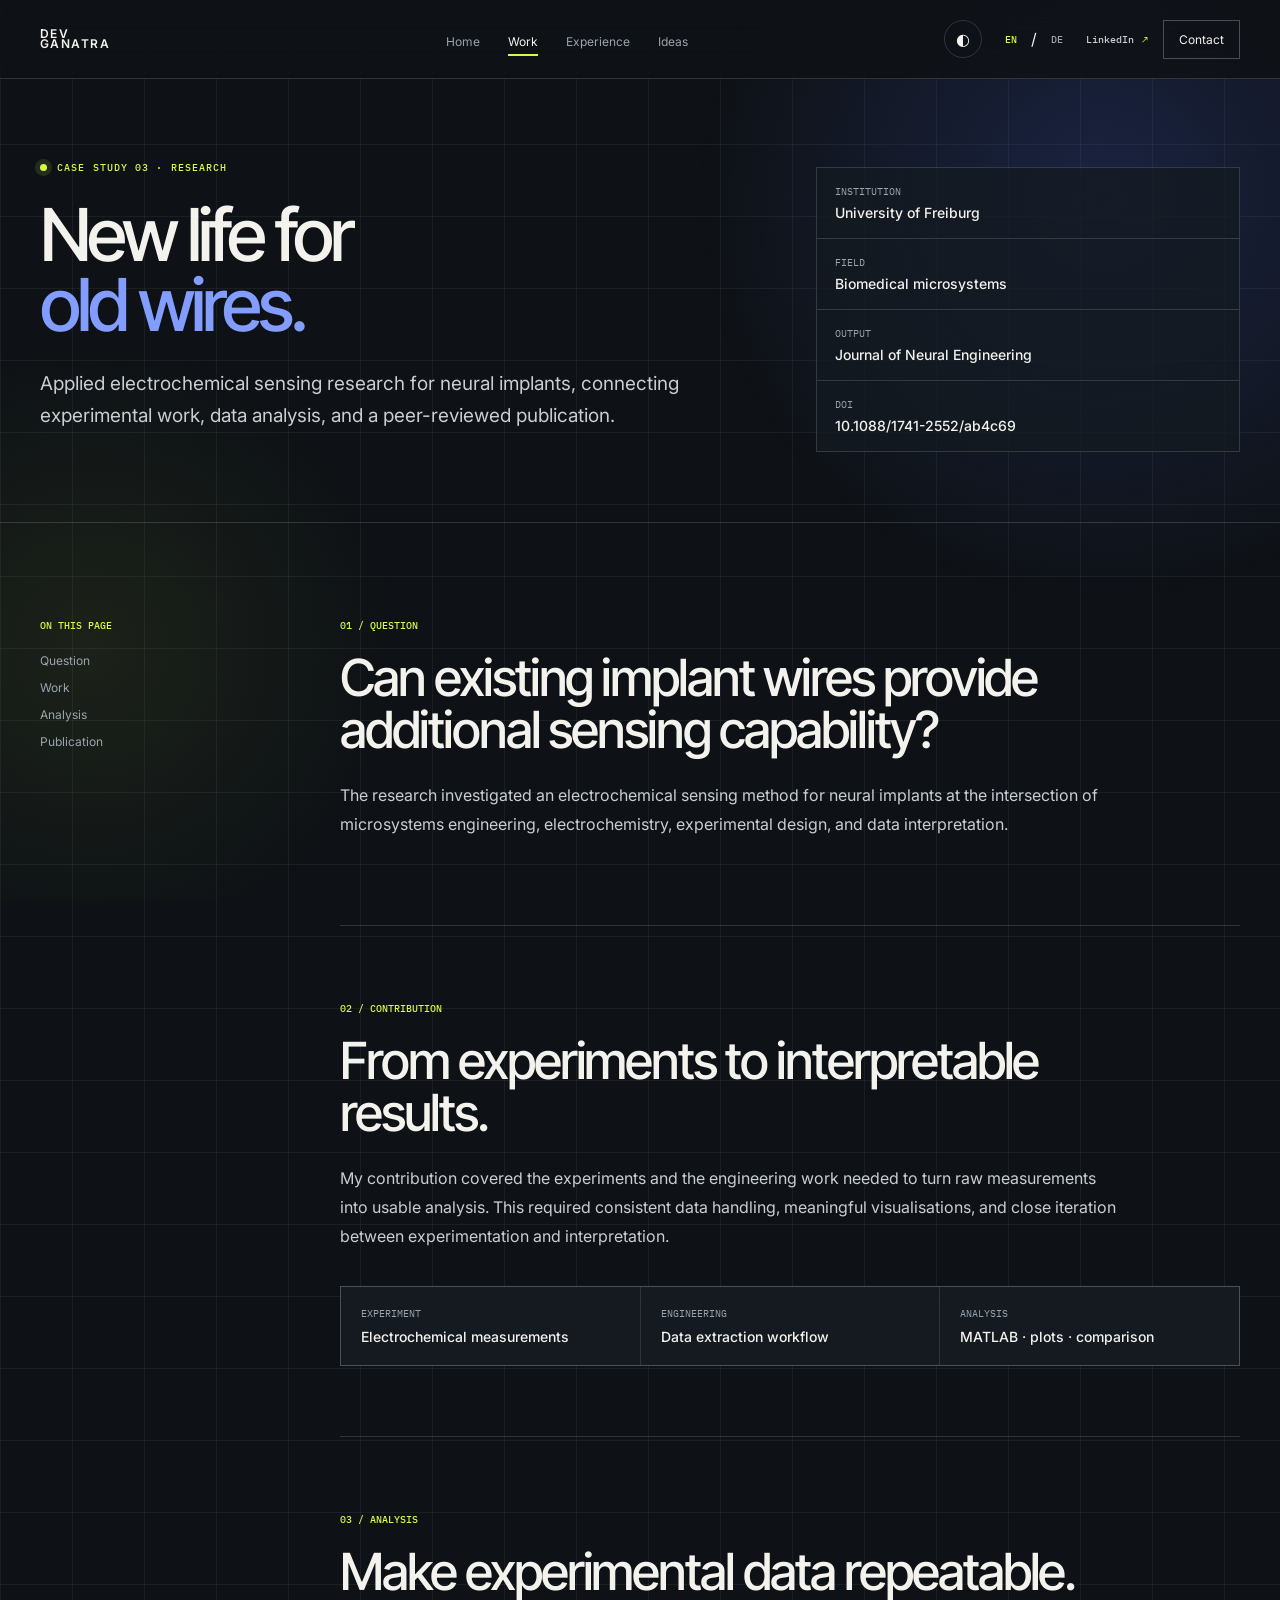
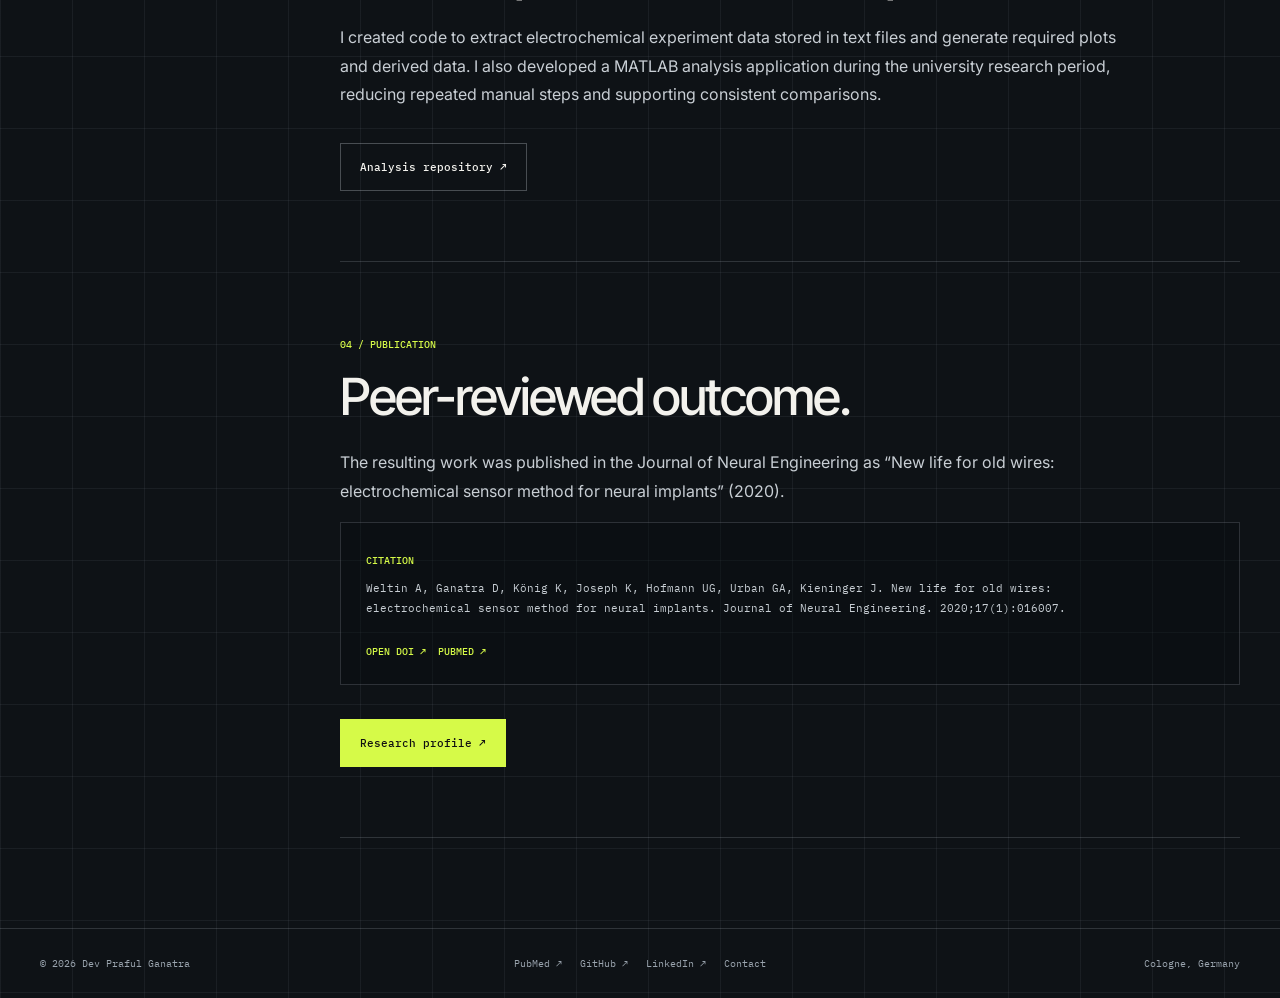
<file: case-studies/neural-implant-sensing/index.html>
<!doctype html>
<html lang="en" data-title-en="Neural Implant Sensing Research — Dev Ganatra" data-title-de="Sensorforschung für neuronale Implantate — Dev Ganatra" data-description-en="Dev Ganatra’s applied research contribution to an electrochemical sensor method for neural implants." data-description-de="Dev Ganatras Beitrag zur angewandten Forschung an einer elektrochemischen Sensormethode für neuronale Implantate." data-canonical="https://devganatra.github.io/case-studies/neural-implant-sensing/">
<head><meta charset="UTF-8" /><meta name="viewport" content="width=device-width, initial-scale=1.0" /><meta name="description" content="Applied research on an electrochemical sensor method for neural implants." /><meta name="robots" content="index, follow" /><meta name="theme-color" content="#0e1216" /><meta property="og:type" content="article" /><meta property="og:url" content="https://devganatra.github.io/case-studies/neural-implant-sensing/" /><meta property="og:site_name" content="Dev Ganatra" /><meta property="og:title" content="Neural Implant Sensing Research — Dev Ganatra" /><meta property="og:description" content="Applied research on an electrochemical sensor method for neural implants." /><meta property="og:locale" content="en_GB" /><meta property="og:image" content="https://devganatra.github.io/assets/og.png" /><meta property="og:image:width" content="1200" /><meta property="og:image:height" content="630" /><meta property="og:image:alt" content="Dev Ganatra — Product and Engineering" /><meta name="twitter:image" content="https://devganatra.github.io/assets/og.png" /><title>Neural Implant Sensing Research — Dev Ganatra</title><link rel="canonical" href="https://devganatra.github.io/case-studies/neural-implant-sensing/" /><link rel="alternate" hreflang="en" href="https://devganatra.github.io/case-studies/neural-implant-sensing/?lang=en" /><link rel="alternate" hreflang="de" href="https://devganatra.github.io/case-studies/neural-implant-sensing/?lang=de" /><link rel="preconnect" href="https://fonts.googleapis.com" /><link rel="preconnect" href="https://fonts.gstatic.com" crossorigin /><link href="https://fonts.googleapis.com/css2?family=IBM+Plex+Mono:wght@400;500&family=Inter:wght@400;500;600&family=Inter+Tight:wght@400;500;600&display=swap" rel="stylesheet" /><link rel="icon" href="/assets/icon.svg" type="image/svg+xml" /><link rel="stylesheet" href="/styles.css?v=57" /></head>
<body data-page="cases"><a class="skip-link" href="#content" data-en="Skip to content" data-de="Zum Inhalt springen">Skip to content</a><header class="site-header"><div class="shell header-inner"><a class="wordmark" href="/" data-internal><span>DEV</span><span>GANATRA</span></a><nav class="primary-nav" data-primary-navigation><a href="/" data-internal data-en="Home" data-de="Start">Home</a><a href="/case-studies/" data-internal data-nav-page="cases" data-en="Work" data-de="Arbeiten">Work</a><a href="/experience/" data-internal data-en="Experience" data-de="Werdegang">Experience</a><a href="/notes/" data-internal data-en="Ideas" data-de="Fachbeiträge">Ideas</a><div class="mobile-nav-actions"><div class="language-switch"><button type="button" data-language="en">EN</button><span>/</span><button type="button" data-language="de">DE</button></div></div></nav><div class="header-actions"><button class="theme-toggle" type="button" data-theme-toggle aria-label="Switch colour theme" data-aria-en="Switch colour theme" data-aria-de="Farbschema wechseln">◐</button><div class="language-switch"><button type="button" data-language="en">EN</button><span>/</span><button type="button" data-language="de">DE</button></div><a class="linkedin-link" href="https://www.linkedin.com/in/devganatra" target="_blank" rel="noreferrer">LinkedIn <b>↗</b></a><a class="header-cta" href="/#contact" data-internal data-en="Contact" data-de="Kontakt">Contact</a><button class="menu-toggle" type="button" data-menu-toggle aria-expanded="false" aria-label="Open navigation" data-aria-en="Open navigation" data-aria-de="Navigation öffnen">☰</button></div></div></header>
<main id="content"><section class="page-hero"><div class="shell page-hero-grid"><div><span class="eyebrow" data-en="CASE STUDY 03 · RESEARCH" data-de="FALLSTUDIE 03 · FORSCHUNG">CASE STUDY 03 · RESEARCH</span><h1><span data-en="New life for " data-de="Neues Leben für ">New life for </span><em data-en="old wires." data-de="alte Drähte.">old wires.</em></h1><p class="page-lead" data-en="Applied electrochemical sensing research for neural implants, connecting experimental work, data analysis, and a peer-reviewed publication." data-de="Angewandte elektrochemische Sensorforschung für neuronale Implantate – von Experimenten und Datenanalyse bis zur begutachteten Publikation.">Applied electrochemical sensing research for neural implants.</p></div><aside class="page-summary"><div><span data-en="INSTITUTION" data-de="INSTITUTION">INSTITUTION</span><strong>University of Freiburg</strong></div><div><span data-en="FIELD" data-de="FACHGEBIET">FIELD</span><strong data-en="Biomedical microsystems" data-de="Biomedizinische Mikrosysteme">Biomedical microsystems</strong></div><div><span data-en="OUTPUT" data-de="PUBLIKATION">OUTPUT</span><strong>Journal of Neural Engineering</strong></div><div><span>DOI</span><strong>10.1088/1741-2552/ab4c69</strong></div></aside></div></section>
<div class="shell case-layout"><aside class="case-toc"><span data-en="On this page" data-de="Auf dieser Seite">On this page</span><nav><a href="#question" data-en="Question" data-de="Fragestellung">Question</a><a href="#work" data-en="Work" data-de="Arbeit">Work</a><a href="#analysis" data-en="Analysis" data-de="Analyse">Analysis</a><a href="#publication" data-en="Publication" data-de="Publikation">Publication</a></nav></aside><article class="case-content">
<section class="case-section" id="question"><span data-en="01 / QUESTION" data-de="01 / FRAGESTELLUNG">01 / QUESTION</span><h2 data-en="Can existing implant wires provide additional sensing capability?" data-de="Können vorhandene Implantatelektroden zusätzlich als Sensoren genutzt werden?">Can existing implant wires provide additional sensing capability?</h2><p data-en="The research investigated an electrochemical sensing method for neural implants at the intersection of microsystems engineering, electrochemistry, experimental design, and data interpretation." data-de="Die Forschungsarbeit untersuchte ein elektrochemisches Sensorverfahren für neuronale Implantate an der Schnittstelle von Mikrosystemtechnik, Elektrochemie, Versuchsplanung und Datenauswertung.">The research investigated an electrochemical sensing method for neural implants.</p></section>
<section class="case-section" id="work"><span data-en="02 / CONTRIBUTION" data-de="02 / BEITRAG">02 / CONTRIBUTION</span><h2 data-en="From experiments to interpretable results." data-de="Von Experimenten zu verständlichen Ergebnissen.">From experiments to interpretable results.</h2><p data-en="My contribution covered the experiments and the engineering work needed to turn raw measurements into usable analysis. This required consistent data handling, meaningful visualisations, and close iteration between experimentation and interpretation." data-de="Mein Beitrag umfasste die Experimente sowie die technische Aufbereitung der Rohmessdaten für eine nutzbare Analyse. Dafür waren konsistente Datenverarbeitung, aussagekräftige Visualisierungen und eine enge Rückkopplung zwischen Versuch und Auswertung erforderlich.">My contribution covered the experiments and the engineering work needed to turn raw measurements into usable analysis.</p><div class="evidence-strip"><div><span data-en="EXPERIMENT" data-de="EXPERIMENT">EXPERIMENT</span><strong data-en="Electrochemical measurements" data-de="Elektrochemische Messungen">Electrochemical measurements</strong></div><div><span data-en="ENGINEERING" data-de="TECHNIK">ENGINEERING</span><strong data-en="Data extraction workflow" data-de="Workflow zur Datenextraktion">Data extraction workflow</strong></div><div><span data-en="ANALYSIS" data-de="ANALYSE">ANALYSIS</span><strong data-en="MATLAB · plots · comparison" data-de="MATLAB · Diagramme · Vergleich">MATLAB · plots · comparison</strong></div></div></section>
<section class="case-section" id="analysis"><span data-en="03 / ANALYSIS" data-de="03 / ANALYSE">03 / ANALYSIS</span><h2 data-en="Make experimental data repeatable." data-de="Experimentdaten wiederholbar machen.">Make experimental data repeatable.</h2><p data-en="I created code to extract electrochemical experiment data stored in text files and generate required plots and derived data. I also developed a MATLAB analysis application during the university research period, reducing repeated manual steps and supporting consistent comparisons." data-de="Ich entwickelte Code, um elektrochemische Versuchsdaten aus Textdateien zu extrahieren und benötigte Plots sowie abgeleitete Daten zu erzeugen. Zusätzlich entstand eine MATLAB-Analyseanwendung, die manuelle Wiederholungen reduzierte und konsistente Vergleiche unterstützte.">I created code to extract electrochemical experiment data stored in text files and generate required plots and derived data.</p><div class="page-actions"><a class="button button-quiet" href="https://github.com/devganatra/Experiment_Data_extraction" target="_blank" rel="noreferrer" data-en="Analysis repository ↗" data-de="Analyse-Repository ↗">Analysis repository ↗</a></div></section>
<section class="case-section" id="publication"><span data-en="04 / PUBLICATION" data-de="04 / PUBLIKATION">04 / PUBLICATION</span><h2 data-en="Peer-reviewed outcome." data-de="Begutachtetes Ergebnis.">Peer-reviewed outcome.</h2><p data-en="The resulting work was published in the Journal of Neural Engineering as “New life for old wires: electrochemical sensor method for neural implants” (2020)." data-de="Die Ergebnisse wurden 2020 im Journal of Neural Engineering als „New life for old wires: electrochemical sensor method for neural implants“ veröffentlicht.">The resulting work was published in the Journal of Neural Engineering.</p><div class="citation-card"><span data-en="CITATION" data-de="ZITATION">CITATION</span><p>Weltin A, Ganatra D, König K, Joseph K, Hofmann UG, Urban GA, Kieninger J. New life for old wires: electrochemical sensor method for neural implants. Journal of Neural Engineering. 2020;17(1):016007.</p><a href="https://doi.org/10.1088/1741-2552/ab4c69" target="_blank" rel="noreferrer" data-en="OPEN DOI ↗" data-de="DOI ÖFFNEN ↗">OPEN DOI ↗</a> &nbsp; <a href="https://pubmed.ncbi.nlm.nih.gov/31597122/" target="_blank" rel="noreferrer">PUBMED ↗</a></div><div class="page-actions"><a class="button button-primary" href="/research/" data-internal data-en="Research profile ↗" data-de="Forschungsprofil ↗">Research profile ↗</a></div></section>
</article></div></main><footer class="site-footer"><div class="shell footer-inner"><span>© <span data-year></span> Dev Praful Ganatra</span><nav><a href="https://pubmed.ncbi.nlm.nih.gov/31597122/" target="_blank" rel="noreferrer">PubMed ↗</a><a href="https://github.com/devganatra" target="_blank" rel="noreferrer">GitHub ↗</a><a href="https://www.linkedin.com/in/devganatra" target="_blank" rel="noreferrer">LinkedIn ↗</a><a href="/#contact" data-internal data-en="Contact" data-de="Kontakt">Contact</a></nav><span data-en="Cologne, Germany" data-de="Köln, Deutschland">Cologne, Germany</span></div></footer><div class="reading-progress" data-reading-progress></div><script src="/site.js?v=57"></script></body></html>
</file>
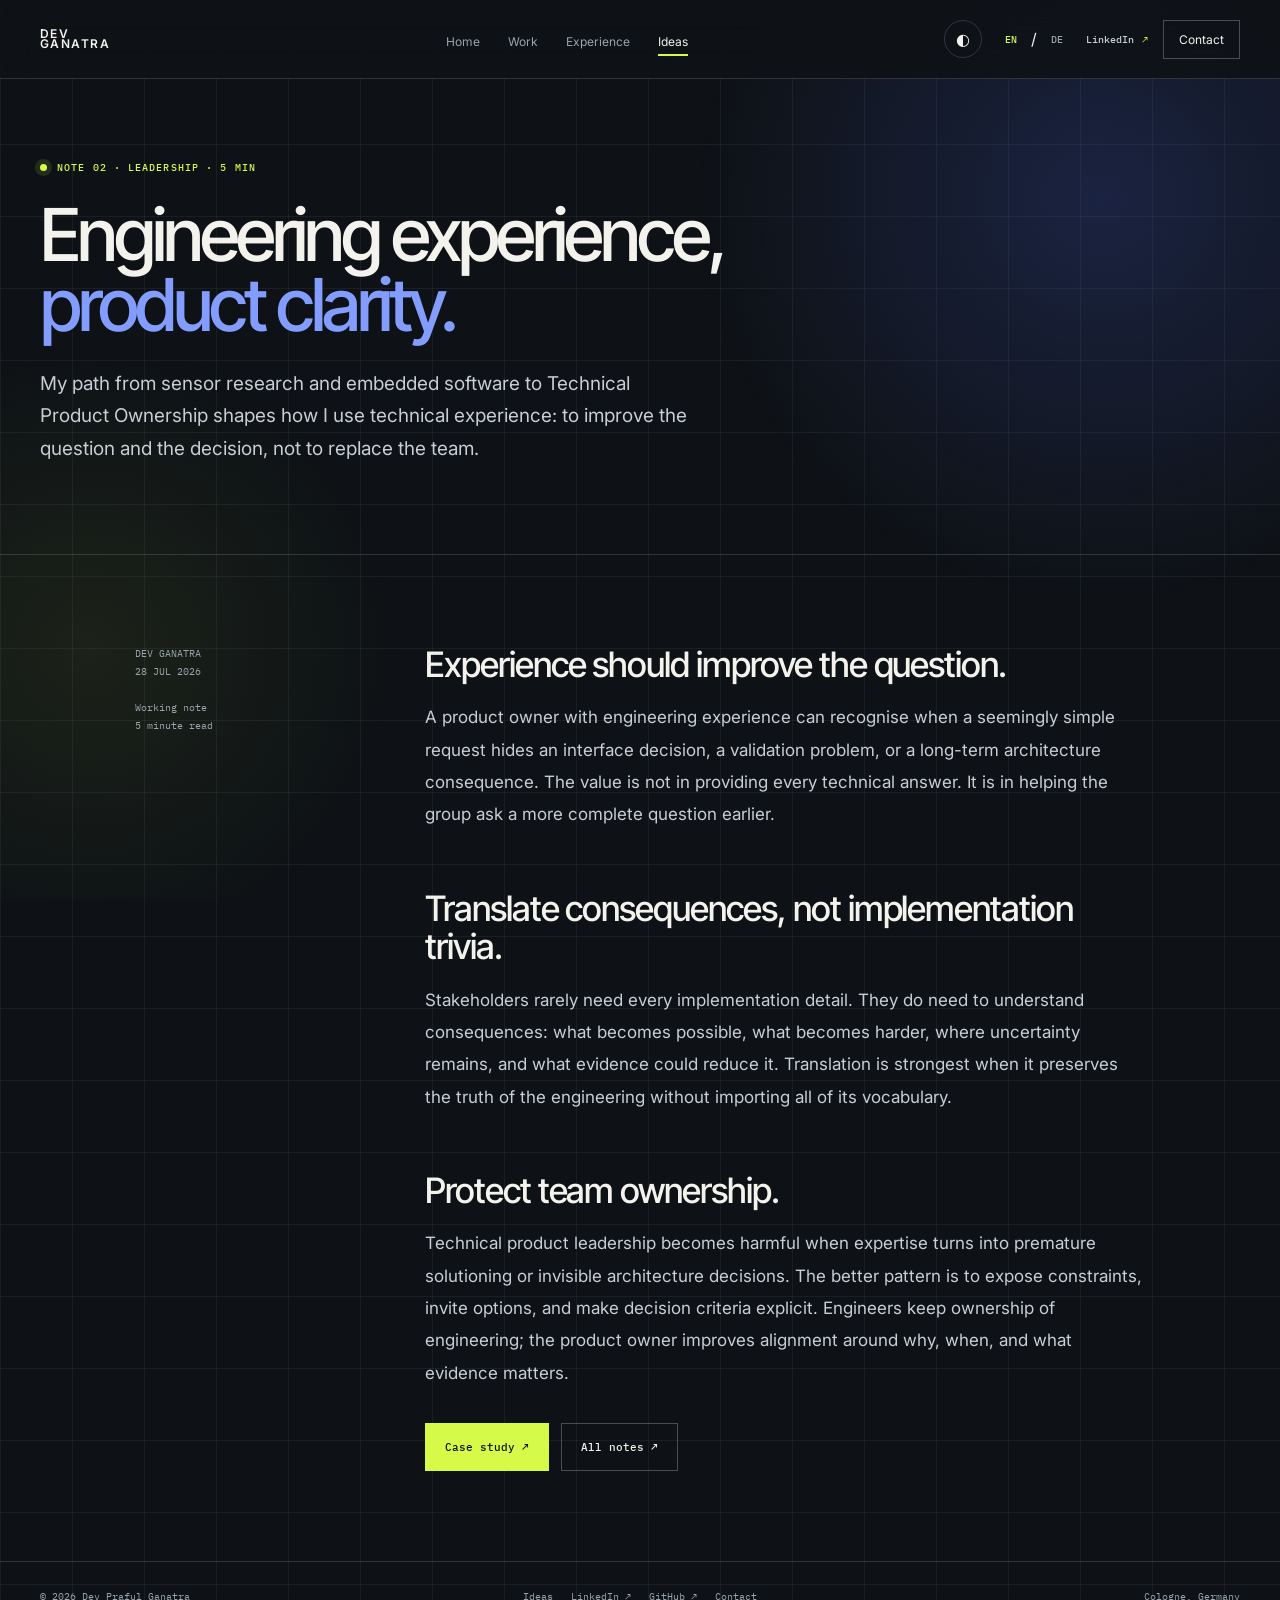
<file: notes/engineering-depth-product-clarity/index.html>
<!doctype html>
<html lang="en" data-title-en="Engineering Experience, Product Clarity — Dev Ganatra" data-title-de="Technische Erfahrung für klare Produktentscheidungen — Dev Ganatra" data-description-en="How technical depth can improve product questions, trade-offs, and communication." data-description-de="Wie technische Tiefe Produktfragen, Abwägungen und Kommunikation verbessern kann." data-canonical="https://devganatra.github.io/notes/engineering-depth-product-clarity/">
<head><meta charset="UTF-8" /><meta name="viewport" content="width=device-width, initial-scale=1.0" /><meta name="description" content="How technical depth can improve product clarity." /><meta name="robots" content="index, follow" /><meta name="theme-color" content="#0e1216" /><meta property="og:type" content="article" /><meta property="og:url" content="https://devganatra.github.io/notes/engineering-depth-product-clarity/" /><meta property="og:site_name" content="Dev Ganatra" /><meta property="og:title" content="Engineering Experience, Product Clarity — Dev Ganatra" /><meta property="og:description" content="How technical depth can improve product questions, trade-offs, and communication." /><meta property="og:image" content="https://devganatra.github.io/assets/og.png" /><meta property="og:image:width" content="1200" /><meta property="og:image:height" content="630" /><meta property="og:image:alt" content="Dev Ganatra — Product and Engineering" /><meta name="twitter:image" content="https://devganatra.github.io/assets/og.png" /><title>Engineering Experience, Product Clarity — Dev Ganatra</title><link rel="canonical" href="https://devganatra.github.io/notes/engineering-depth-product-clarity/" /><link rel="alternate" hreflang="en" href="https://devganatra.github.io/notes/engineering-depth-product-clarity/?lang=en" /><link rel="alternate" hreflang="de" href="https://devganatra.github.io/notes/engineering-depth-product-clarity/?lang=de" /><link rel="preconnect" href="https://fonts.googleapis.com" /><link rel="preconnect" href="https://fonts.gstatic.com" crossorigin /><link href="https://fonts.googleapis.com/css2?family=IBM+Plex+Mono:wght@400;500&family=Inter:wght@400;500;600&family=Inter+Tight:wght@400;500;600&display=swap" rel="stylesheet" /><link rel="icon" href="/assets/icon.svg" type="image/svg+xml" /><link rel="stylesheet" href="/styles.css?v=57" /></head>
<body data-page="notes"><a class="skip-link" href="#content" data-en="Skip to content" data-de="Zum Inhalt springen">Skip to content</a><header class="site-header"><div class="shell header-inner"><a class="wordmark" href="/" data-internal><span>DEV</span><span>GANATRA</span></a><nav class="primary-nav" data-primary-navigation><a href="/" data-internal data-en="Home" data-de="Start">Home</a><a href="/case-studies/" data-internal data-en="Work" data-de="Arbeiten">Work</a><a href="/experience/" data-internal data-en="Experience" data-de="Werdegang">Experience</a><a href="/notes/" data-internal data-nav-page="notes" data-en="Ideas" data-de="Fachbeiträge">Ideas</a><div class="mobile-nav-actions"><div class="language-switch"><button type="button" data-language="en">EN</button><span>/</span><button type="button" data-language="de">DE</button></div></div></nav><div class="header-actions"><button class="theme-toggle" type="button" data-theme-toggle aria-label="Switch colour theme" data-aria-en="Switch colour theme" data-aria-de="Farbschema wechseln">◐</button><div class="language-switch"><button type="button" data-language="en">EN</button><span>/</span><button type="button" data-language="de">DE</button></div><a class="linkedin-link" href="https://www.linkedin.com/in/devganatra" target="_blank" rel="noreferrer">LinkedIn <b>↗</b></a><a class="header-cta" href="/#contact" data-internal data-en="Contact" data-de="Kontakt">Contact</a><button class="menu-toggle" type="button" data-menu-toggle aria-expanded="false" aria-label="Open navigation" data-aria-en="Open navigation" data-aria-de="Navigation öffnen">☰</button></div></div></header>
<main id="content"><section class="page-hero"><div class="shell"><span class="eyebrow" data-en="NOTE 02 · LEADERSHIP · 5 MIN" data-de="BEITRAG 02 · FÜHRUNG · 5 MIN">NOTE 02 · LEADERSHIP · 5 MIN</span><h1><span data-en="Engineering experience, " data-de="Technische Erfahrung, ">Engineering depth, </span><em data-en="product clarity." data-de="Produktklarheit.">product clarity.</em></h1><p class="page-lead" data-en="My path from sensor research and embedded software to Technical Product Ownership shapes how I use technical experience: to improve the question and the decision, not to replace the team." data-de="Mein Weg von der Sensorforschung und Embedded Software zur technischen Produktverantwortung prägt meinen Umgang mit Fachwissen: Es soll Fragen und Entscheidungen verbessern, nicht das Team ersetzen.">Technical expertise creates leverage when it improves the team’s decisions.</p></div></section>
<div class="shell article-layout"><aside class="article-aside">DEV GANATRA<br /><span data-en="28 JUL 2026" data-de="28. JULI 2026">28 JUL 2026</span><br /><br /><span data-en="Working note" data-de="Fachbeitrag">Working note</span><br /><span data-en="5 minute read" data-de="5 Minuten">5 minute read</span></aside><article class="article-body">
<h2 data-en="Experience should improve the question." data-de="Technische Erfahrung sollte die Fragestellung verbessern.">Depth should improve the question.</h2><p data-en="A product owner with engineering experience can recognise when a seemingly simple request hides an interface decision, a validation problem, or a long-term architecture consequence. The value is not in providing every technical answer. It is in helping the group ask a more complete question earlier." data-de="Ein Product Owner mit Engineering-Erfahrung erkennt, wenn hinter einer scheinbar einfachen Anfrage eine Schnittstellenentscheidung, ein Validierungsproblem oder eine langfristige Architekturfolge steckt. Der Wert liegt nicht darin, jede technische Antwort zu liefern, sondern früher eine vollständigere Frage zu ermöglichen.">Engineering experience helps reveal the technical decision hidden inside a simple request.</p>
<h2 data-en="Translate consequences, not implementation trivia." data-de="Konsequenzen übersetzen, nicht Implementierungsdetails.">Translate consequences, not implementation trivia.</h2><p data-en="Stakeholders rarely need every implementation detail. They do need to understand consequences: what becomes possible, what becomes harder, where uncertainty remains, and what evidence could reduce it. Translation is strongest when it preserves the truth of the engineering without importing all of its vocabulary." data-de="Stakeholder brauchen selten jedes Implementierungsdetail. Sie müssen Konsequenzen verstehen: Was wird möglich, was schwieriger, wo bleibt Unsicherheit und welche Erkenntnisse können sie verringern? Gute Übersetzung bewahrt die technische Wahrheit, ohne den gesamten Fachwortschatz zu übernehmen.">Good translation preserves engineering truth while making consequences understandable.</p>
<h2 data-en="Protect team ownership." data-de="Teamverantwortung schützen.">Protect team ownership.</h2><p data-en="Technical product leadership becomes harmful when expertise turns into premature solutioning or invisible architecture decisions. The better pattern is to expose constraints, invite options, and make decision criteria explicit. Engineers keep ownership of engineering; the product owner improves alignment around why, when, and what evidence matters." data-de="Technische Produktführung wird problematisch, wenn Expertise zu vorschnellen Lösungen oder unsichtbaren Architekturentscheidungen führt. Besser ist es, Grenzen offenzulegen, Optionen einzuladen und Entscheidungskriterien explizit zu machen. Das Engineering-Team behält die technische Verantwortung; Product Ownership schafft Klarheit über Zweck, Prioritäten und notwendige Entscheidungsgrundlagen.">The product owner should improve the decision environment while engineers retain engineering ownership.</p>
<div class="page-actions"><a class="button button-primary" href="/case-studies/connected-climate-products/" data-internal data-en="Case study ↗" data-de="Fallstudie ↗">Case study ↗</a><a class="button button-quiet" href="/notes/" data-internal data-en="All notes ↗" data-de="Alle Fachbeiträge ↗">All notes ↗</a></div></article></div></main><footer class="site-footer"><div class="shell footer-inner"><span>© <span data-year></span> Dev Praful Ganatra</span><nav><a href="/notes/" data-internal data-en="Ideas" data-de="Fachbeiträge">Ideas</a><a href="https://www.linkedin.com/in/devganatra" target="_blank" rel="noreferrer">LinkedIn ↗</a><a href="https://github.com/devganatra" target="_blank" rel="noreferrer">GitHub ↗</a><a href="/#contact" data-internal data-en="Contact" data-de="Kontakt">Contact</a></nav><span data-en="Cologne, Germany" data-de="Köln, Deutschland">Cologne, Germany</span></div></footer><div class="reading-progress" data-reading-progress></div><script src="/site.js?v=57"></script></body></html>
</file>
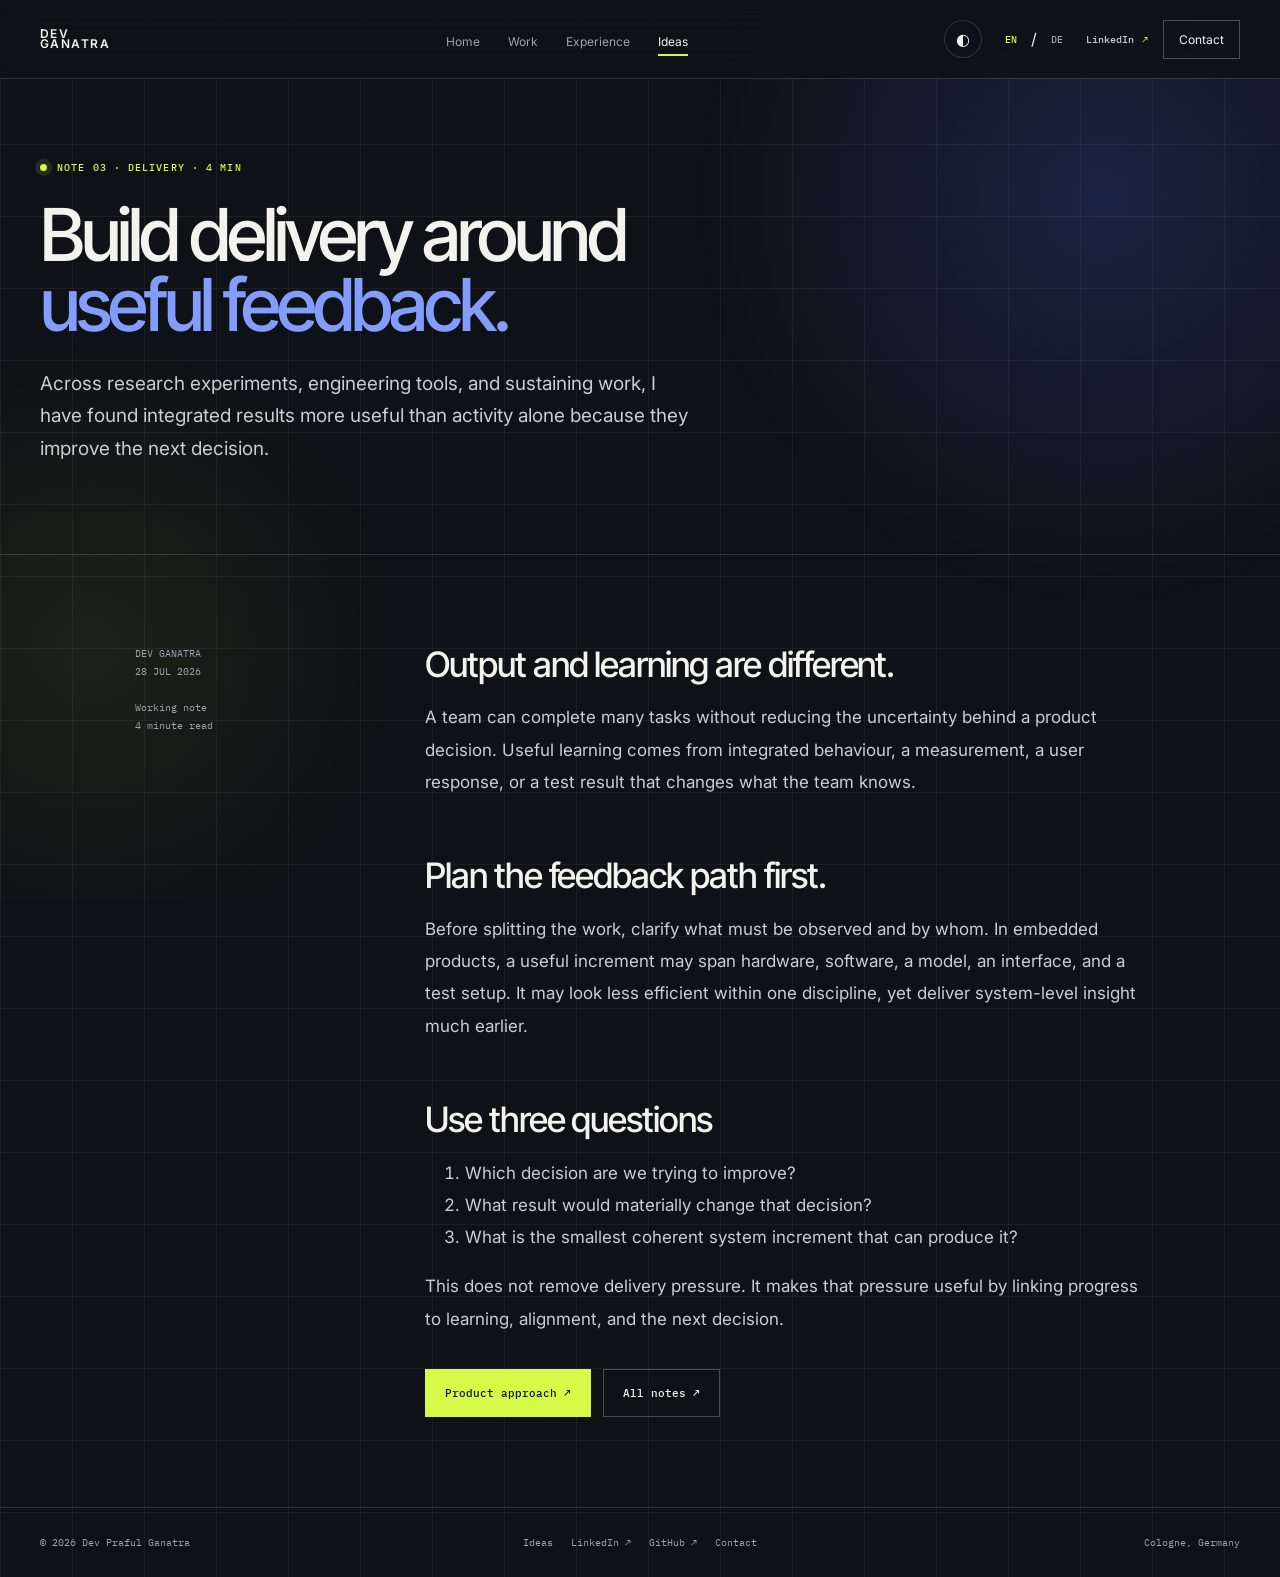
<file: notes/feedback-delivery-system/index.html>
<!doctype html>
<html lang="en" data-title-en="Build Delivery Around Feedback — Dev Ganatra" data-title-de="Umsetzung an Feedback ausrichten — Dev Ganatra" data-description-en="Why useful feedback should shape increments, integration, and technical product plans." data-description-de="Warum frühes Feedback die Planung von Inkrementen, Integration und technischen Produkten verbessern sollte." data-canonical="https://devganatra.github.io/notes/feedback-delivery-system/">
<head><meta charset="UTF-8" /><meta name="viewport" content="width=device-width, initial-scale=1.0" /><meta name="description" content="Why useful feedback should shape technical product delivery." /><meta name="robots" content="index, follow" /><meta name="theme-color" content="#0e1216" /><meta property="og:type" content="article" /><meta property="og:url" content="https://devganatra.github.io/notes/feedback-delivery-system/" /><meta property="og:site_name" content="Dev Ganatra" /><meta property="og:title" content="Build Delivery Around Feedback — Dev Ganatra" /><meta property="og:description" content="Why useful feedback should shape increments and integration plans." /><meta property="og:image" content="https://devganatra.github.io/assets/og.png" /><meta property="og:image:width" content="1200" /><meta property="og:image:height" content="630" /><meta property="og:image:alt" content="Dev Ganatra — Product and Engineering" /><meta name="twitter:image" content="https://devganatra.github.io/assets/og.png" /><title>Build Delivery Around Feedback — Dev Ganatra</title><link rel="canonical" href="https://devganatra.github.io/notes/feedback-delivery-system/" /><link rel="alternate" hreflang="en" href="https://devganatra.github.io/notes/feedback-delivery-system/?lang=en" /><link rel="alternate" hreflang="de" href="https://devganatra.github.io/notes/feedback-delivery-system/?lang=de" /><link rel="preconnect" href="https://fonts.googleapis.com" /><link rel="preconnect" href="https://fonts.gstatic.com" crossorigin /><link href="https://fonts.googleapis.com/css2?family=IBM+Plex+Mono:wght@400;500&family=Inter:wght@400;500;600&family=Inter+Tight:wght@400;500;600&display=swap" rel="stylesheet" /><link rel="icon" href="/assets/icon.svg" type="image/svg+xml" /><link rel="stylesheet" href="/styles.css?v=57" /></head>
<body data-page="notes"><a class="skip-link" href="#content" data-en="Skip to content" data-de="Zum Inhalt springen">Skip to content</a><header class="site-header"><div class="shell header-inner"><a class="wordmark" href="/" data-internal><span>DEV</span><span>GANATRA</span></a><nav class="primary-nav" data-primary-navigation><a href="/" data-internal data-en="Home" data-de="Start">Home</a><a href="/case-studies/" data-internal data-en="Work" data-de="Arbeiten">Work</a><a href="/experience/" data-internal data-en="Experience" data-de="Werdegang">Experience</a><a href="/notes/" data-internal data-nav-page="notes" data-en="Ideas" data-de="Fachbeiträge">Ideas</a><div class="mobile-nav-actions"><div class="language-switch"><button type="button" data-language="en">EN</button><span>/</span><button type="button" data-language="de">DE</button></div></div></nav><div class="header-actions"><button class="theme-toggle" type="button" data-theme-toggle aria-label="Switch colour theme" data-aria-en="Switch colour theme" data-aria-de="Farbschema wechseln">◐</button><div class="language-switch"><button type="button" data-language="en">EN</button><span>/</span><button type="button" data-language="de">DE</button></div><a class="linkedin-link" href="https://www.linkedin.com/in/devganatra" target="_blank" rel="noreferrer">LinkedIn <b>↗</b></a><a class="header-cta" href="/#contact" data-internal data-en="Contact" data-de="Kontakt">Contact</a><button class="menu-toggle" type="button" data-menu-toggle aria-expanded="false" aria-label="Open navigation" data-aria-en="Open navigation" data-aria-de="Navigation öffnen">☰</button></div></div></header>
<main id="content"><section class="page-hero"><div class="shell"><span class="eyebrow" data-en="NOTE 03 · DELIVERY · 4 MIN" data-de="BEITRAG 03 · UMSETZUNG · 4 MIN">NOTE 03 · DELIVERY · 4 MIN</span><h1><span data-en="Build delivery around " data-de="Umsetzung an ">Feedback is a </span><em data-en="useful feedback." data-de="verwertbarem Feedback ausrichten.">delivery system.</em></h1><p class="page-lead" data-en="Across research experiments, engineering tools, and sustaining work, I have found integrated results more useful than activity alone because they improve the next decision." data-de="In Forschungsexperimenten, Engineering-Tools und der Produktpflege habe ich erlebt, dass integrierte Ergebnisse wertvoller sind als reine Aktivität, weil sie die nächste Entscheidung verbessern.">The best increment produces evidence for the next decision.</p></div></section>
<div class="shell article-layout"><aside class="article-aside">DEV GANATRA<br /><span data-en="28 JUL 2026" data-de="28. JULI 2026">28 JUL 2026</span><br /><br /><span data-en="Working note" data-de="Fachbeitrag">Working note</span><br /><span data-en="4 minute read" data-de="4 Minuten">4 minute read</span></aside><article class="article-body">
<h2 data-en="Output and learning are different." data-de="Erledigte Arbeit und gewonnene Erkenntnisse sind nicht dasselbe.">Output and learning are different.</h2><p data-en="A team can complete many tasks without reducing the uncertainty behind a product decision. Useful learning comes from integrated behaviour, a measurement, a user response, or a test result that changes what the team knows." data-de="Ein Team kann viele Aufgaben abschließen, ohne die Unsicherheit hinter einer Produktentscheidung zu verringern. Nutzbare Erkenntnisse entstehen durch integriertes Systemverhalten, Messwerte, Nutzerreaktionen oder Testergebnisse.">A team can complete many tasks without reducing the uncertainty that blocks a product decision.</p>
<h2 data-en="Plan the feedback path first." data-de="Den Weg zum Feedback zuerst planen.">Plan the feedback path first.</h2><p data-en="Before splitting the work, clarify what must be observed and by whom. In embedded products, a useful increment may span hardware, software, a model, an interface, and a test setup. It may look less efficient within one discipline, yet deliver system-level insight much earlier." data-de="Bevor die Arbeit aufgeteilt wird, sollte klar sein, was von wem beobachtet werden muss. Bei Embedded-Produkten kann ein sinnvolles Inkrement Hardware, Software, Modell, Schnittstelle und Testaufbau umfassen. Innerhalb einer Disziplin wirkt das zunächst weniger effizient, liefert aber deutlich früher Erkenntnisse über das Gesamtsystem.">A useful slice may cross several disciplines because the feedback only exists when the system comes together.</p>
<h2 data-en="Use three questions" data-de="Drei Fragen nutzen">Use three questions</h2><ol><li data-en="Which decision are we trying to improve?" data-de="Welche Entscheidung wollen wir verbessern?">Which decision are we trying to improve?</li><li data-en="What result would materially change that decision?" data-de="Welches Ergebnis würde diese Entscheidung wesentlich beeinflussen?">What result would materially change that decision?</li><li data-en="What is the smallest coherent system increment that can produce it?" data-de="Welches ist das kleinste zusammenhängende Systeminkrement, das dieses Ergebnis liefern kann?">What is the smallest coherent system increment that can produce it?</li></ol><p data-en="This does not remove delivery pressure. It makes that pressure useful by linking progress to learning, alignment, and the next decision." data-de="Das nimmt den Umsetzungsdruck nicht weg. Es macht ihn konstruktiv, indem Fortschritt mit Erkenntnisgewinn, Abstimmung und der nächsten Entscheidung verbunden wird.">This makes delivery pressure useful by tying it to learning and the next choice.</p>
<div class="page-actions"><a class="button button-primary" href="/product/" data-internal data-en="Product approach ↗" data-de="Produktansatz ↗">Product approach ↗</a><a class="button button-quiet" href="/notes/" data-internal data-en="All notes ↗" data-de="Alle Fachbeiträge ↗">All notes ↗</a></div></article></div></main><footer class="site-footer"><div class="shell footer-inner"><span>© <span data-year></span> Dev Praful Ganatra</span><nav><a href="/notes/" data-internal data-en="Ideas" data-de="Fachbeiträge">Ideas</a><a href="https://www.linkedin.com/in/devganatra" target="_blank" rel="noreferrer">LinkedIn ↗</a><a href="https://github.com/devganatra" target="_blank" rel="noreferrer">GitHub ↗</a><a href="/#contact" data-internal data-en="Contact" data-de="Kontakt">Contact</a></nav><span data-en="Cologne, Germany" data-de="Köln, Deutschland">Cologne, Germany</span></div></footer><div class="reading-progress" data-reading-progress></div><script src="/site.js?v=57"></script></body></html>
</file>
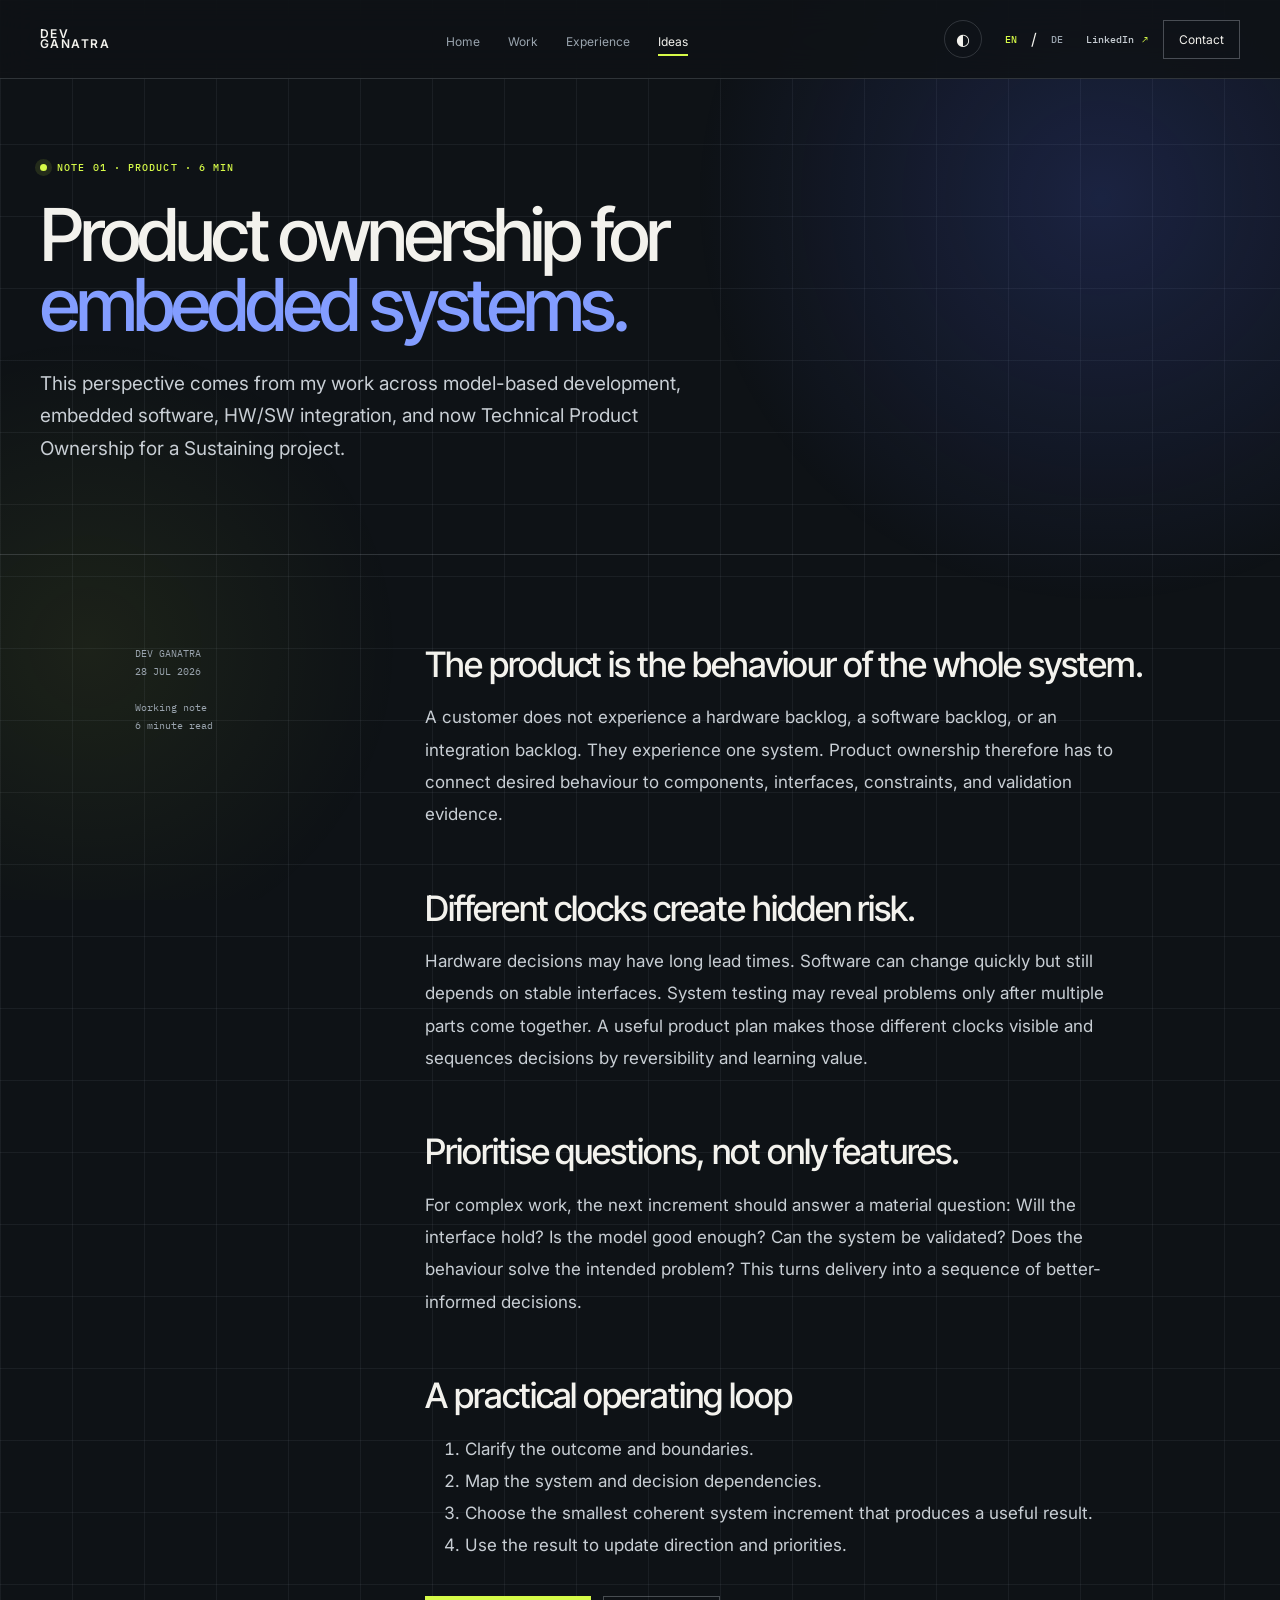
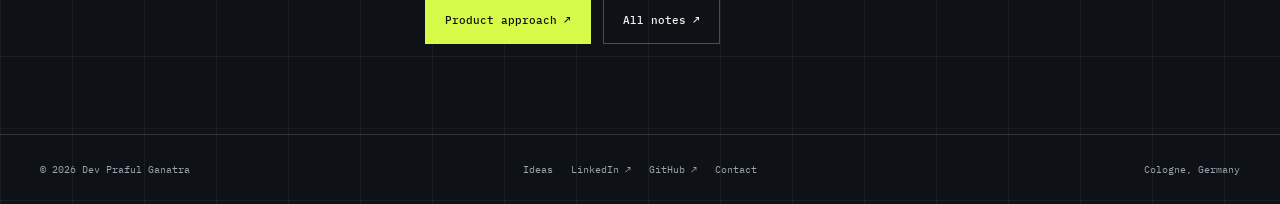
<file: notes/product-ownership-embedded-systems/index.html>
<!doctype html>
<html lang="en" data-title-en="Product Ownership for Embedded Systems — Dev Ganatra" data-title-de="Produktverantwortung für eingebettete Systeme — Dev Ganatra" data-description-en="A practical note on technical product ownership across hardware, software, integration, and validation." data-description-de="Ein praxisnaher Beitrag zur technischen Produktverantwortung über Hardware, Software, Integration und Validierung hinweg." data-canonical="https://devganatra.github.io/notes/product-ownership-embedded-systems/">
<head><meta charset="UTF-8" /><meta name="viewport" content="width=device-width, initial-scale=1.0" /><meta name="description" content="A practical note on technical product ownership for embedded systems." /><meta name="robots" content="index, follow" /><meta name="theme-color" content="#0e1216" /><meta property="og:type" content="article" /><meta property="og:url" content="https://devganatra.github.io/notes/product-ownership-embedded-systems/" /><meta property="og:site_name" content="Dev Ganatra" /><meta property="og:title" content="Product Ownership for Embedded Systems — Dev Ganatra" /><meta property="og:description" content="A practical note on product ownership across hardware, software, integration, and validation." /><meta property="og:locale" content="en_GB" /><meta property="og:image" content="https://devganatra.github.io/assets/og.png" /><meta property="og:image:width" content="1200" /><meta property="og:image:height" content="630" /><meta property="og:image:alt" content="Dev Ganatra — Product and Engineering" /><meta name="twitter:image" content="https://devganatra.github.io/assets/og.png" /><title>Product Ownership for Embedded Systems — Dev Ganatra</title><link rel="canonical" href="https://devganatra.github.io/notes/product-ownership-embedded-systems/" /><link rel="alternate" hreflang="en" href="https://devganatra.github.io/notes/product-ownership-embedded-systems/?lang=en" /><link rel="alternate" hreflang="de" href="https://devganatra.github.io/notes/product-ownership-embedded-systems/?lang=de" /><link rel="preconnect" href="https://fonts.googleapis.com" /><link rel="preconnect" href="https://fonts.gstatic.com" crossorigin /><link href="https://fonts.googleapis.com/css2?family=IBM+Plex+Mono:wght@400;500&family=Inter:wght@400;500;600&family=Inter+Tight:wght@400;500;600&display=swap" rel="stylesheet" /><link rel="icon" href="/assets/icon.svg" type="image/svg+xml" /><link rel="stylesheet" href="/styles.css?v=57" /></head>
<body data-page="notes"><a class="skip-link" href="#content" data-en="Skip to content" data-de="Zum Inhalt springen">Skip to content</a><header class="site-header"><div class="shell header-inner"><a class="wordmark" href="/" data-internal><span>DEV</span><span>GANATRA</span></a><nav class="primary-nav" data-primary-navigation><a href="/" data-internal data-en="Home" data-de="Start">Home</a><a href="/case-studies/" data-internal data-en="Work" data-de="Arbeiten">Work</a><a href="/experience/" data-internal data-en="Experience" data-de="Werdegang">Experience</a><a href="/notes/" data-internal data-nav-page="notes" data-en="Ideas" data-de="Fachbeiträge">Ideas</a><div class="mobile-nav-actions"><div class="language-switch"><button type="button" data-language="en">EN</button><span>/</span><button type="button" data-language="de">DE</button></div></div></nav><div class="header-actions"><button class="theme-toggle" type="button" data-theme-toggle aria-label="Switch colour theme" data-aria-en="Switch colour theme" data-aria-de="Farbschema wechseln">◐</button><div class="language-switch"><button type="button" data-language="en">EN</button><span>/</span><button type="button" data-language="de">DE</button></div><a class="linkedin-link" href="https://www.linkedin.com/in/devganatra" target="_blank" rel="noreferrer">LinkedIn <b>↗</b></a><a class="header-cta" href="/#contact" data-internal data-en="Contact" data-de="Kontakt">Contact</a><button class="menu-toggle" type="button" data-menu-toggle aria-expanded="false" aria-label="Open navigation" data-aria-en="Open navigation" data-aria-de="Navigation öffnen">☰</button></div></div></header>
<main id="content"><section class="page-hero"><div class="shell"><span class="eyebrow" data-en="NOTE 01 · PRODUCT · 6 MIN" data-de="BEITRAG 01 · PRODUKT · 6 MIN">NOTE 01 · PRODUCT · 6 MIN</span><h1><span data-en="Product ownership for " data-de="Produktverantwortung für ">Product ownership for </span><em data-en="embedded systems." data-de="eingebettete Systeme.">embedded systems.</em></h1><p class="page-lead" data-en="This perspective comes from my work across model-based development, embedded software, HW/SW integration, and now Technical Product Ownership for a Sustaining project." data-de="Diese Sichtweise basiert auf meiner Arbeit in modellbasierter Entwicklung, Embedded Software, HW/SW-Integration und heute als Technical Product Owner in einem Sustaining-Projekt.">Backlog ownership is useful. In mixed hardware/software systems, it is not sufficient.</p></div></section>
<div class="shell article-layout"><aside class="article-aside">DEV GANATRA<br /><span data-en="28 JUL 2026" data-de="28. JULI 2026">28 JUL 2026</span><br /><br /><span data-en="Working note" data-de="Fachbeitrag">Working note</span><br /><span data-en="6 minute read" data-de="6 Minuten">6 minute read</span></aside><article class="article-body">
<h2 data-en="The product is the behaviour of the whole system." data-de="Das Produkt ist das Verhalten des gesamten Systems.">The product is the behaviour of the whole system.</h2><p data-en="A customer does not experience a hardware backlog, a software backlog, or an integration backlog. They experience one system. Product ownership therefore has to connect desired behaviour to components, interfaces, constraints, and validation evidence." data-de="Kunden erleben weder einen Hardware- noch einen Software- oder Integrations-Backlog. Sie erleben ein System. Product Ownership muss deshalb gewünschtes Verhalten mit Komponenten, Schnittstellen, Grenzen und Validierungsnachweisen verbinden.">A customer does not experience separate backlogs. They experience one system.</p>
<h2 data-en="Different clocks create hidden risk." data-de="Unterschiedliche Taktungen erzeugen versteckte Risiken.">Different clocks create hidden risk.</h2><p data-en="Hardware decisions may have long lead times. Software can change quickly but still depends on stable interfaces. System testing may reveal problems only after multiple parts come together. A useful product plan makes those different clocks visible and sequences decisions by reversibility and learning value." data-de="Hardware-Entscheidungen haben oft lange Vorlaufzeiten. Software kann sich schnell ändern, hängt aber von stabilen Schnittstellen ab. Systemtests zeigen Probleme möglicherweise erst beim Zusammenführen. Ein guter Produktplan macht diese Taktungen sichtbar und ordnet Entscheidungen nach Reversibilität und Lernwert.">Hardware, software, and validation move at different speeds. The product plan must make those clocks visible.</p>
<h2 data-en="Prioritise questions, not only features." data-de="Nicht nur Funktionen, sondern auch offene Fragen priorisieren.">Prioritise questions, not only features.</h2><p data-en="For complex work, the next increment should answer a material question: Will the interface hold? Is the model good enough? Can the system be validated? Does the behaviour solve the intended problem? This turns delivery into a sequence of better-informed decisions." data-de="Bei komplexer Arbeit sollte das nächste Inkrement eine wesentliche Frage beantworten: Hält die Schnittstelle? Ist das Modell ausreichend? Lässt sich das System validieren? Löst das Verhalten das beabsichtigte Problem? So wird die Umsetzung zu einer Folge besser fundierter Entscheidungen.">The next increment should answer a material question, not merely add output.</p>
<h2 data-en="A practical operating loop" data-de="Ein praktischer Arbeitszyklus">A practical operating loop</h2><ol><li data-en="Clarify the outcome and boundaries." data-de="Ziel und Rahmenbedingungen klären.">Frame the outcome and boundaries.</li><li data-en="Map the system and decision dependencies." data-de="System und Entscheidungsabhängigkeiten abbilden.">Map the system and decision dependencies.</li><li data-en="Choose the smallest coherent system increment that produces a useful result." data-de="Das kleinste zusammenhängende Systeminkrement wählen, das ein nutzbares Ergebnis liefert.">Choose the smallest coherent slice that produces evidence.</li><li data-en="Use the result to update direction and priorities." data-de="Mit dem Ergebnis Ausrichtung und Prioritäten aktualisieren.">Use the evidence to update direction and priorities.</li></ol><div class="page-actions"><a class="button button-primary" href="/product/" data-internal data-en="Product approach ↗" data-de="Produktansatz ↗">Product approach ↗</a><a class="button button-quiet" href="/notes/" data-internal data-en="All notes ↗" data-de="Alle Fachbeiträge ↗">All notes ↗</a></div>
</article></div></main><footer class="site-footer"><div class="shell footer-inner"><span>© <span data-year></span> Dev Praful Ganatra</span><nav><a href="/notes/" data-internal data-en="Ideas" data-de="Fachbeiträge">Ideas</a><a href="https://www.linkedin.com/in/devganatra" target="_blank" rel="noreferrer">LinkedIn ↗</a><a href="https://github.com/devganatra" target="_blank" rel="noreferrer">GitHub ↗</a><a href="/#contact" data-internal data-en="Contact" data-de="Kontakt">Contact</a></nav><span data-en="Cologne, Germany" data-de="Köln, Deutschland">Cologne, Germany</span></div></footer><div class="reading-progress" data-reading-progress></div><script src="/site.js?v=57"></script></body></html>
</file>
<file: styles.css>
:root {
  --bg: #0e1216;
  --bg-deep: #090c0f;
  --panel: #141a20;
  --panel-strong: #19212a;
  --ink: #f3f2ed;
  --muted: #9aa4ae;
  --soft: #c8ced4;
  --blue: #839dff;
  --blue-deep: #526ad0;
  --lime: #d6fa48;
  --line: rgba(223, 231, 239, 0.16);
  --line-strong: rgba(223, 231, 239, 0.28);
  --grid: rgba(195, 207, 219, 0.065);
  --display: "Inter Tight", "Inter", sans-serif;
  --sans: "Inter", sans-serif;
  --mono: "IBM Plex Mono", monospace;
  --shell: min(1200px, calc(100vw - 80px));
  color-scheme: dark;
}

:root[data-theme="light"] {
  --bg: #f0efe9;
  --bg-deep: #e5e4dc;
  --panel: #f8f7f2;
  --panel-strong: #ffffff;
  --ink: #171b20;
  --muted: #616a73;
  --soft: #333b43;
  --blue: #4f66d0;
  --blue-deep: #3449a8;
  --lime: #56720a;
  --line: rgba(17, 24, 31, 0.15);
  --line-strong: rgba(17, 24, 31, 0.28);
  --grid: rgba(17, 24, 31, 0.055);
  color-scheme: light;
}

:root[data-theme="light"] .skip-link,
:root[data-theme="light"] .button-primary,
:root[data-theme="light"] .form-actions button { color: #fff; }

* { box-sizing: border-box; }
html { scroll-behavior: smooth; }
body {
  margin: 0;
  background:
    linear-gradient(var(--grid) 1px, transparent 1px),
    linear-gradient(90deg, var(--grid) 1px, transparent 1px),
    var(--bg);
  background-size: 72px 72px;
  color: var(--ink);
  font-family: var(--sans);
  -webkit-font-smoothing: antialiased;
}
body::before {
  position: fixed;
  inset: 0;
  z-index: -1;
  background:
    radial-gradient(circle at 86% 22%, rgba(73, 96, 220, 0.22), transparent 31%),
    radial-gradient(circle at 7% 72%, rgba(214, 250, 72, 0.07), transparent 23%);
  content: "";
  pointer-events: none;
}
a { color: inherit; text-decoration: none; }
button, input, textarea, select { font: inherit; }
button, a { -webkit-tap-highlight-color: transparent; }
:where(a, button, input, textarea, select):focus-visible {
  outline: 3px solid var(--lime);
  outline-offset: 4px;
}
img { max-width: 100%; }
[hidden] { display: none !important; }
.shell { width: var(--shell); margin-inline: auto; }
.skip-link {
  position: fixed;
  left: 18px;
  top: -70px;
  z-index: 100;
  padding: 12px 16px;
  background: var(--lime);
  color: #111;
  font: 500 12px var(--mono);
}
.skip-link:focus { top: 18px; }

.site-header {
  position: sticky;
  top: 0;
  z-index: 50;
  border-bottom: 1px solid var(--line);
  background: color-mix(in srgb, var(--bg) 86%, transparent);
  backdrop-filter: blur(18px);
}
.header-inner {
  display: grid;
  grid-template-columns: 150px 1fr auto;
  min-height: 78px;
  align-items: center;
  gap: 26px;
}
.wordmark {
  display: inline-flex;
  width: max-content;
  flex-direction: column;
  font: 600 12px/0.86 var(--sans);
  letter-spacing: 0.12em;
}
.primary-nav {
  display: flex;
  justify-content: center;
  gap: 28px;
  font-size: 12px;
}
.primary-nav a[href^="/product/"],
.primary-nav a[href^="/projects/"],
.primary-nav a[href^="/research/"] { display: none; }
.primary-nav a {
  position: relative;
  padding: 29px 0 25px;
  color: var(--muted);
  transition: color 180ms ease;
}
.primary-nav a::after {
  position: absolute;
  bottom: 18px;
  left: 0;
  width: 100%;
  height: 2px;
  transform: scaleX(0);
  background: var(--lime);
  content: "";
  transition: transform 180ms ease;
}
.primary-nav a:hover,
.primary-nav a[aria-current="page"] { color: var(--ink); }
.primary-nav a[aria-current="page"]::after { transform: scaleX(1); }
.header-actions { display: flex; align-items: center; gap: 15px; }
.theme-toggle,
.menu-toggle {
  display: grid;
  width: 38px;
  height: 38px;
  place-items: center;
  border: 1px solid var(--line);
  border-radius: 50%;
  background: transparent;
  color: var(--ink);
  cursor: pointer;
}
.language-switch { display: flex; align-items: center; gap: 6px; }
.language-switch button {
  min-width: 28px;
  min-height: 28px;
  padding: 4px;
  border: 0;
  background: transparent;
  color: var(--muted);
  cursor: pointer;
  font: 500 10px var(--mono);
}
.language-switch button[aria-pressed="true"] { color: var(--lime); }
.linkedin-link {
  display: inline-flex;
  align-items: center;
  gap: 8px;
  color: var(--soft);
  font: 500 10px var(--mono);
}
.linkedin-link b { color: var(--lime); font-weight: 400; }
.header-cta {
  padding: 11px 15px;
  border: 1px solid var(--line-strong);
  font-size: 12px;
  transition: border-color 180ms ease, background 180ms ease;
}
.header-cta:hover { border-color: var(--lime); background: rgba(214, 250, 72, 0.07); }
.menu-toggle { display: none; }
.mobile-nav-actions { display: none; }

.eyebrow,
.section-kicker,
.page-label {
  display: flex;
  flex-wrap: wrap;
  align-items: center;
  gap: 10px;
  color: var(--lime);
  font: 500 10px var(--mono);
  letter-spacing: 0.11em;
  text-transform: uppercase;
}
.eyebrow::before {
  width: 7px;
  height: 7px;
  border-radius: 50%;
  background: var(--lime);
  box-shadow: 0 0 0 5px rgba(214, 250, 72, 0.11);
  content: "";
}
.section-kicker { margin-bottom: 18px; }
.section-kicker span { color: var(--muted); }

.home-hero {
  position: relative;
  min-height: calc(100vh - 78px);
  display: flex;
  align-items: stretch;
  overflow: clip;
  border-bottom: 1px solid var(--line);
}
.hero-layout {
  position: relative;
  display: grid;
  grid-template-columns: 1fr;
  min-height: 660px;
  padding-block: 64px;
  align-items: center;
}
.hero-copy { position: relative; z-index: 2; width: min(54%, 670px); min-width: 0; }
.hero-layout > *,
.page-hero-grid > *,
.case-layout > *,
.article-layout > * {
  min-width: 0;
}
.hero-copy h1,
.page-hero h1 {
  margin: 26px 0 28px;
  font: 500 clamp(54px, 6vw, 86px)/0.96 var(--display);
  letter-spacing: -0.055em;
}
.hero-copy h1 em,
.page-hero h1 em {
  display: block;
  color: var(--blue);
  font-style: normal;
}
html[lang="de"] .hero-copy h1 {
  font-size: clamp(50px, 5.1vw, 72px);
  letter-spacing: -0.048em;
}
html[lang="de"] .page-hero h1 {
  font-size: clamp(52px, 5.7vw, 82px);
  letter-spacing: -0.045em;
}
.hero-intro {
  max-width: 650px;
  margin: 0;
  color: var(--soft);
  font-size: clamp(17px, 1.5vw, 21px);
  line-height: 1.65;
}
@media (min-width: 841px) {
  :root[data-theme="light"] .hero-copy {
    width: min(46%, 570px);
  }
  :root[data-theme="light"] .portrait-card {
    width: min(72vw, 1040px);
    -webkit-mask-image: none;
    mask-image: none;
    clip-path: none;
    border-left: 0;
  }
  :root[data-theme="light"] .portrait-card img {
    object-position: 42% center;
    -webkit-mask-image: linear-gradient(to right, transparent 0%, rgba(0, 0, 0, 0.12) 8%, rgba(0, 0, 0, 0.78) 22%, #000 34%);
    mask-image: linear-gradient(to right, transparent 0%, rgba(0, 0, 0, 0.12) 8%, rgba(0, 0, 0, 0.78) 22%, #000 34%);
  }
  :root[data-theme="light"] .portrait-card::after {
    position: absolute;
    inset: 0;
    background: url("/assets/dev-ganatra-hero-scene.jpg") 42% center / cover no-repeat;
    filter: saturate(0.82) contrast(0.98) brightness(1.06);
    -webkit-mask-image: linear-gradient(to right, transparent 20%, rgba(0, 0, 0, 0.18) 24%, rgba(0, 0, 0, 0.82) 30%, #000 36%);
    mask-image: linear-gradient(to right, transparent 20%, rgba(0, 0, 0, 0.18) 24%, rgba(0, 0, 0, 0.82) 30%, #000 36%);
    content: "";
    pointer-events: none;
  }
  :root[data-theme="light"] .hero-intro {
    max-width: 520px;
    text-shadow:
      0 0 5px rgba(240, 239, 233, 1),
      0 0 14px rgba(240, 239, 233, 1),
      0 0 24px rgba(240, 239, 233, 0.94);
  }
}
.hero-actions,
.page-actions {
  display: flex;
  flex-wrap: wrap;
  gap: 12px;
  margin-top: 34px;
}
.button {
  display: inline-flex;
  min-height: 48px;
  align-items: center;
  justify-content: center;
  gap: 15px;
  padding: 0 19px;
  border: 1px solid var(--line-strong);
  background: var(--panel);
  color: var(--ink);
  font: 500 11px var(--mono);
  transition: transform 180ms ease, border-color 180ms ease, background 180ms ease;
}
.button:hover { transform: translateY(-2px); border-color: var(--lime); }
.button-primary { border-color: var(--lime); background: var(--lime); color: #111; }
.button-quiet { background: transparent; }
.hero-facts {
  display: flex;
  flex-wrap: wrap;
  gap: 20px;
  margin-top: 40px;
  color: var(--muted);
  font: 400 10px var(--mono);
  text-transform: uppercase;
}
.hero-facts span { display: inline-flex; align-items: center; gap: 10px; }
.hero-facts i { width: 4px; height: 4px; border-radius: 50%; background: var(--blue); }

.signal-card {
  position: relative;
  overflow: hidden;
  border: 1px solid var(--line);
  background: linear-gradient(145deg, rgba(18, 24, 30, 0.94), rgba(40, 54, 112, 0.42));
  padding: 28px;
}
:root[data-theme="light"] .signal-card {
  background: linear-gradient(145deg, rgba(255,255,255,0.92), rgba(126, 147, 230, 0.22));
}
.signal-card::after {
  position: absolute;
  right: -80px;
  bottom: -100px;
  width: 280px;
  height: 280px;
  border-radius: 50%;
  background: rgba(76, 102, 227, 0.24);
  filter: blur(50px);
  content: "";
}
.signal-top {
  position: relative;
  z-index: 1;
  display: flex;
  justify-content: space-between;
  color: var(--muted);
  font: 400 10px var(--mono);
  letter-spacing: 0.08em;
}
.signal-profile {
  position: relative;
  z-index: 1;
  display: grid;
  grid-template-columns: 82px minmax(0, 1fr);
  gap: 18px;
  align-items: end;
  margin-top: 26px;
  padding-bottom: 24px;
  border-bottom: 1px solid var(--line);
}
.signal-profile img {
  width: 82px;
  height: auto;
  aspect-ratio: 4 / 5;
  object-fit: cover;
  border: 1px solid var(--lime);
  filter: saturate(0.92) contrast(1.02);
}
.signal-profile small {
  display: block;
  color: var(--lime);
  font: 500 9px var(--mono);
  letter-spacing: 0.08em;
  text-transform: uppercase;
}
.signal-profile strong {
  display: block;
  margin: 8px 0 5px;
  font: 500 24px/1 var(--display);
}
.signal-profile span { color: var(--soft); font-size: 12px; line-height: 1.45; }
.signal-map {
  position: relative;
  z-index: 1;
  display: grid;
  gap: 20px;
  margin: 30px 0;
}
.signal-map::before {
  position: absolute;
  top: 25px;
  bottom: 25px;
  left: 18px;
  width: 1px;
  background: linear-gradient(var(--lime), var(--blue));
  content: "";
}
.signal-node {
  position: relative;
  display: grid;
  grid-template-columns: 38px minmax(0, 1fr);
  align-items: center;
  gap: 15px;
}
.signal-node > span {
  display: grid;
  z-index: 1;
  width: 38px;
  height: 38px;
  place-items: center;
  border: 1px solid var(--line-strong);
  border-radius: 50%;
  background: var(--panel);
  color: var(--lime);
  font: 500 10px var(--mono);
}
.signal-node div { min-width: 0; padding: 15px 16px; border: 1px solid var(--line); background: rgba(10, 14, 18, 0.34); }
:root[data-theme="light"] .signal-node div { background: rgba(255,255,255,0.52); }
.signal-node small { display: block; color: var(--muted); font: 400 10px var(--mono); text-transform: uppercase; }
.signal-node strong { display: block; margin-top: 5px; font-size: 15px; font-weight: 500; }
.assignment-chip {
  position: relative;
  z-index: 1;
  padding-top: 22px;
  border-top: 1px solid var(--line);
}
.assignment-chip small { color: var(--muted); font: 400 10px var(--mono); }
.assignment-chip strong { display: block; margin: 7px 0; font: 500 22px var(--display); }
.assignment-chip span { color: var(--soft); font-size: 12px; }

.portrait-card {
  position: absolute;
  z-index: 1;
  top: 0;
  right: calc((var(--shell) - 100vw) / 2);
  bottom: 0;
  width: min(72vw, 1040px);
  min-height: 0;
  overflow: hidden;
  border: 0;
  background: transparent;
  -webkit-mask-image: linear-gradient(to right, transparent 0%, rgba(0, 0, 0, 0.12) 8%, rgba(0, 0, 0, 0.78) 22%, #000 34%);
  mask-image: linear-gradient(to right, transparent 0%, rgba(0, 0, 0, 0.12) 8%, rgba(0, 0, 0, 0.78) 22%, #000 34%);
}
.portrait-card img {
  position: absolute;
  inset: 0;
  display: block;
  width: 100%;
  max-width: 100%;
  height: 100%;
  object-fit: cover;
  object-position: 42% center;
  filter:
    saturate(0.88)
    contrast(1.04)
    brightness(0.94);
}
:root[data-theme="light"] .portrait-card img {
  filter:
    saturate(0.82)
    contrast(0.98)
    brightness(1.06);
}
.proof-strip { border-bottom: 1px solid var(--line); background: color-mix(in srgb, var(--bg-deep) 72%, transparent); }
.proof-grid { display: grid; grid-template-columns: repeat(4, 1fr); }
.proof-grid > div { min-width: 0; padding: 24px 26px; border-left: 1px solid var(--line); }
.proof-grid > div:last-child { border-right: 1px solid var(--line); }
.proof-grid span { color: var(--lime); font: 500 9px var(--mono); }
.proof-grid strong { display: block; margin: 12px 0 6px; font: 500 16px/1.2 var(--display); }
.proof-grid strong a:hover { color: var(--lime); }
.proof-grid small { color: var(--muted); font: 400 9px/1.45 var(--mono); text-transform: uppercase; }

.section { padding-block: 110px; border-bottom: 1px solid var(--line); }
.section-heading {
  display: grid;
  grid-template-columns: 0.7fr 1.3fr;
  gap: 50px;
  align-items: end;
  margin-bottom: 50px;
}
.section-heading > *,
.ideas-layout > *,
.idea-list,
.idea-list a,
.idea-feature { min-width: 0; }
.section-heading h2 {
  max-width: 840px;
  margin: 0;
  font: 500 clamp(38px, 4.4vw, 65px)/1 var(--display);
  letter-spacing: -0.04em;
}
.section-heading h2 em { color: var(--blue); font-style: normal; }
.section-heading p { max-width: 600px; margin: 20px 0 0; color: var(--muted); line-height: 1.7; }

.route-grid { display: grid; grid-template-columns: repeat(3, 1fr); gap: 16px; }
.route-card {
  position: relative;
  min-height: 350px;
  display: flex;
  flex-direction: column;
  padding: 28px;
  border: 1px solid var(--line);
  background: color-mix(in srgb, var(--panel) 76%, transparent);
  transition: transform 220ms ease, border-color 220ms ease, background 220ms ease;
}
.route-card:hover { transform: translateY(-6px); border-color: var(--line-strong); background: var(--panel-strong); }
.route-number { color: var(--lime); font: 500 10px var(--mono); }
.route-card h3 { margin: auto 0 16px; font: 500 30px/1.05 var(--display); letter-spacing: -0.03em; }
.route-card p { margin: 0 0 30px; color: var(--muted); line-height: 1.6; }
.route-card strong { display: flex; justify-content: space-between; font: 500 10px var(--mono); }
.route-card:nth-child(2) { background: linear-gradient(150deg, var(--panel), rgba(74, 94, 190, 0.42)); }
.route-card:nth-child(3) { background: linear-gradient(150deg, var(--panel), rgba(115, 137, 39, 0.14)); }

.featured-grid {
  display: grid;
  grid-template-columns: 1.2fr 0.8fr;
  grid-template-rows: repeat(2, minmax(260px, auto));
  gap: 16px;
}
.case-card {
  display: flex;
  flex-direction: column;
  padding: 28px;
  border: 1px solid var(--line);
  background: var(--panel);
}
.case-card-large {
  grid-row: 1 / 3;
  min-height: 540px;
  background:
    linear-gradient(160deg, transparent 20%, rgba(61, 81, 180, 0.42)),
    var(--panel);
}
.case-meta { display: flex; justify-content: space-between; gap: 20px; color: var(--muted); font: 400 10px var(--mono); }
.case-card h3 { max-width: 620px; margin: auto 0 18px; font: 500 clamp(28px, 3vw, 48px)/1.02 var(--display); letter-spacing: -0.035em; }
.case-card:not(.case-card-large) h3 { font-size: 28px; }
.case-card p { max-width: 600px; margin: 0 0 28px; color: var(--muted); line-height: 1.65; }
.case-footer { display: flex; align-items: center; justify-content: space-between; gap: 20px; padding-top: 20px; border-top: 1px solid var(--line); }
.case-tags { display: flex; flex-wrap: wrap; gap: 7px; }
.case-tags span { padding: 6px 8px; border: 1px solid var(--line); color: var(--soft); font: 400 10px var(--mono); }
.case-footer b { color: var(--lime); font: 500 10px var(--mono); }

.ideas-section { background: color-mix(in srgb, var(--bg-deep) 76%, transparent); }
.ideas-layout { display: grid; grid-template-columns: minmax(0, 1.25fr) minmax(320px, 0.75fr); gap: 16px; }
.idea-feature {
  min-height: 440px;
  display: flex;
  flex-direction: column;
  padding: clamp(28px, 4vw, 52px);
  border: 1px solid var(--line);
  background: linear-gradient(145deg, var(--panel), rgba(67, 85, 174, 0.28));
}
.idea-meta,
.idea-list a > span { color: var(--lime); font: 500 10px var(--mono); letter-spacing: 0.06em; }
.idea-feature h3 { max-width: 760px; margin: auto 0 20px; font: 500 clamp(40px, 4.8vw, 68px)/0.98 var(--display); letter-spacing: -0.045em; }
.idea-feature p { max-width: 680px; margin: 0 0 32px; color: var(--soft); font-size: 16px; line-height: 1.7; }
.idea-feature strong { display: flex; justify-content: space-between; padding-top: 18px; border-top: 1px solid var(--line); color: var(--lime); font: 500 10px var(--mono); }
.idea-list { display: grid; border-top: 1px solid var(--line); }
.idea-list a { position: relative; display: grid; grid-template-columns: 1fr auto; gap: 18px; align-content: center; min-height: 160px; padding: 26px; border: 1px solid var(--line); border-top: 0; background: color-mix(in srgb, var(--panel) 74%, transparent); transition: background 180ms ease, border-color 180ms ease; }
.idea-list a:hover { border-color: var(--line-strong); background: var(--panel); }
.idea-list h3 { grid-column: 1; margin: 8px 0 0; font: 500 25px/1.08 var(--display); letter-spacing: -0.025em; }
.idea-list a > b { grid-column: 2; grid-row: 1 / 3; align-self: center; color: var(--lime); }
.idea-list .idea-archive { min-height: 90px; display: flex; align-items: center; justify-content: space-between; color: var(--ink); font: 500 11px var(--mono); }
.idea-list .idea-archive > span { color: inherit; font: inherit; letter-spacing: 0; }
html[lang="de"] .idea-feature h3,
html[lang="de"] .idea-list h3,
html[lang="de"] .section-heading h2 {
  hyphens: auto;
  overflow-wrap: break-word;
}

.career-preview { display: grid; grid-template-columns: 0.8fr 1.2fr; gap: 70px; }
.career-copy h2 { margin: 18px 0 22px; font: 500 clamp(40px, 4.4vw, 65px)/1 var(--display); letter-spacing: -0.04em; }
.career-copy p { color: var(--muted); line-height: 1.7; }
.career-list { border-top: 1px solid var(--line); }
.career-list article {
  display: grid;
  grid-template-columns: 130px 1fr auto;
  gap: 25px;
  padding: 24px 0;
  border-bottom: 1px solid var(--line);
  align-items: start;
}
.career-list time { color: var(--muted); font: 400 10px var(--mono); }
.career-list h3 { margin: 0 0 7px; font-size: 17px; font-weight: 500; }
.career-list p { margin: 0; color: var(--muted); font-size: 13px; line-height: 1.55; }
.career-list > article > span { color: var(--soft); font: 400 10px var(--mono); }
.career-list-expanded article {
  grid-template-columns: 130px minmax(0, 1fr) 90px;
  gap: 34px;
  padding: 34px 28px;
  transition: background 180ms ease, border-color 180ms ease;
}
.career-list-expanded article:hover { background: color-mix(in srgb, var(--panel) 72%, transparent); }
.career-list-expanded .career-current {
  border: 1px solid var(--line-strong);
  background: linear-gradient(135deg, rgba(67, 85, 174, 0.22), color-mix(in srgb, var(--panel) 76%, transparent));
}
.career-list-expanded h3 { font: 500 clamp(25px, 3vw, 38px)/1 var(--display); letter-spacing: -0.03em; }
.career-list-expanded strong { display: block; margin: 10px 0 14px; color: var(--blue); font-size: 13px; font-weight: 500; }
.career-list-expanded p { max-width: 760px; font-size: 15px; line-height: 1.7; }
.career-tags { display: flex; flex-wrap: wrap; gap: 7px; margin-top: 18px; }
.career-tags span { padding: 6px 8px; border: 1px solid var(--line); color: var(--soft); font: 400 9px var(--mono); }

.contact-section { padding-block: 110px 40px; background: color-mix(in srgb, var(--bg-deep) 78%, transparent); }
.contact-layout { display: grid; grid-template-columns: 0.8fr 1.2fr; gap: 70px; }
.contact-layout > * { min-width: 0; }
.contact-copy h2 { margin: 18px 0 22px; font: 500 clamp(44px, 5.4vw, 78px)/0.95 var(--display); letter-spacing: -0.045em; }
.contact-copy p { max-width: 480px; color: var(--muted); line-height: 1.7; }
.contact-links { display: grid; gap: 12px; margin-top: 30px; }
.contact-links a { display: flex; justify-content: space-between; padding-bottom: 12px; border-bottom: 1px solid var(--line); font: 500 10px var(--mono); }
.contact-form { display: grid; grid-template-columns: 1fr 1fr; gap: 20px; }
.form-field { display: grid; gap: 8px; }
.form-field-wide { grid-column: 1 / -1; }
.form-field label { color: var(--soft); font: 500 10px var(--mono); text-transform: uppercase; }
.form-field input,
.form-field textarea,
.form-field select {
  width: 100%;
  border: 0;
  border-bottom: 1px solid var(--line-strong);
  border-radius: 0;
  background: transparent;
  color: var(--ink);
  outline: none;
  padding: 13px 0;
}
.form-field textarea { resize: vertical; }
.form-field input:focus,
.form-field textarea:focus,
.form-field select:focus { border-color: var(--lime); }
.form-field small { color: var(--muted); font-size: 10px; }
.form-consent { display: flex; gap: 10px; color: var(--muted); font-size: 11px; line-height: 1.5; }
.form-consent input { accent-color: var(--lime); }
.form-honey { position: absolute; left: -9999px; }
.form-actions { display: flex; align-items: center; justify-content: space-between; gap: 20px; }
.form-actions button {
  min-width: 180px;
  min-height: 48px;
  border: 1px solid var(--lime);
  background: var(--lime);
  color: #111;
  cursor: pointer;
  font: 500 10px var(--mono);
}
.form-actions button:disabled { opacity: 0.6; cursor: wait; }
.form-actions p { margin: 0; color: var(--muted); font-size: 9px; }
.form-success { grid-column: 1 / -1; padding: 16px; border: 1px solid rgba(214,250,72,.35); background: rgba(214,250,72,.07); }
.form-success strong { color: var(--lime); }
.form-success p { margin: 6px 0 0; color: var(--muted); }

.site-footer { padding-block: 28px; border-top: 1px solid var(--line); }
.footer-inner { display: grid; grid-template-columns: 1fr auto 1fr; gap: 25px; align-items: center; color: var(--muted); font: 400 10px var(--mono); }
.footer-inner nav { display: flex; gap: 18px; }
.footer-inner > span:last-child { text-align: right; }

.page-hero { padding-block: 82px 70px; border-bottom: 1px solid var(--line); }
.page-hero h1 { max-width: 1050px; font-size: clamp(52px, 5.7vw, 82px); }
.ideas-hero h1 { max-width: 920px; }
.ideas-hero .page-lead { max-width: 760px; }
.page-hero-grid { display: grid; grid-template-columns: 1.25fr 0.75fr; gap: 70px; align-items: end; }
.page-lead { max-width: 660px; color: var(--soft); font-size: 19px; line-height: 1.7; }
.page-summary { border: 1px solid var(--line); background: color-mix(in srgb, var(--panel) 78%, transparent); }
.page-summary div { padding: 17px 18px; border-bottom: 1px solid var(--line); }
.page-summary div:last-child { border-bottom: 0; }
.page-summary span { display: block; color: var(--muted); font: 400 10px var(--mono); text-transform: uppercase; }
.page-summary strong { display: block; margin-top: 6px; font-size: 14px; font-weight: 500; }
.work-hero,
.experience-hero {
  background:
    radial-gradient(circle at 86% 20%, rgba(58, 77, 177, 0.2), transparent 34%),
    transparent;
}
.work-hero .page-lead,
.experience-hero .page-lead { max-width: 720px; }
.work-principles,
.experience-credentials { background: color-mix(in srgb, var(--bg-deep) 76%, transparent); }

.content-section { padding-block: 90px; border-bottom: 1px solid var(--line); }
.content-heading { display: grid; grid-template-columns: 0.55fr 1.45fr; gap: 50px; margin-bottom: 45px; }
.content-heading h2 { max-width: 860px; margin: 0; font: 500 clamp(36px, 4vw, 58px)/1.02 var(--display); letter-spacing: -0.04em; }
.content-heading p { max-width: 580px; color: var(--muted); line-height: 1.7; }
.principle-grid,
.decision-grid,
.capability-grid { display: grid; grid-template-columns: repeat(3, 1fr); gap: 15px; }
.principle-card,
.decision-card,
.capability-card {
  min-height: 260px;
  padding: 25px;
  border: 1px solid var(--line);
  background: var(--panel);
}
.principle-card > span,
.decision-card > span,
.capability-card > span { color: var(--lime); font: 500 10px var(--mono); }
.principle-card h3,
.decision-card h3,
.capability-card h3 { margin: 70px 0 15px; font: 500 25px/1.05 var(--display); letter-spacing: -0.025em; }
.principle-card p,
.decision-card p,
.capability-card p { margin: 0; color: var(--muted); line-height: 1.6; }
.decision-grid { grid-template-columns: repeat(4, 1fr); }
.decision-card h3 { margin-top: 45px; font-size: 22px; }
.capability-grid { grid-template-columns: repeat(2, 1fr); }
.capability-card { min-height: 230px; }
.capability-card div { display: flex; flex-wrap: wrap; gap: 7px; margin-top: 20px; }
.capability-card i { padding: 7px 9px; border: 1px solid var(--line); color: var(--soft); font: normal 9px var(--mono); }

.case-index { display: grid; gap: 16px; }
.case-index-card {
  display: grid;
  grid-template-columns: 160px 1fr 220px;
  min-height: 250px;
  gap: 30px;
  padding: 28px;
  border: 1px solid var(--line);
  background: var(--panel);
  align-items: end;
  transition: transform 180ms ease, border-color 180ms ease;
}
.case-index-card:hover { transform: translateX(4px); border-color: var(--line-strong); }
.case-index-card > span { align-self: start; color: var(--muted); font: 400 10px var(--mono); }
.case-index-card h2 { margin: 0 0 14px; font: 500 clamp(28px, 3.2vw, 47px)/1 var(--display); letter-spacing: -0.035em; }
.case-index-card p { margin: 0; color: var(--muted); line-height: 1.65; }
.case-index-proof { display: grid; gap: 9px; }
.case-index-proof span { padding-top: 9px; border-top: 1px solid var(--line); color: var(--soft); font: 400 10px var(--mono); }
.case-index-proof strong { color: var(--lime); font: 500 10px var(--mono); }

.case-layout { display: grid; grid-template-columns: 230px minmax(0, 1fr); gap: 70px; padding-block: 90px; }
.case-toc { position: sticky; top: 110px; align-self: start; }
.case-toc span { color: var(--lime); font: 500 10px var(--mono); text-transform: uppercase; }
.case-toc nav { display: grid; gap: 12px; margin-top: 20px; }
.case-toc a { color: var(--muted); font-size: 12px; }
.case-toc a:hover { color: var(--ink); }
.case-content { min-width: 0; }
.case-section { padding: 0 0 70px; margin-bottom: 70px; border-bottom: 1px solid var(--line); }
.case-section:last-child { margin-bottom: 0; }
.case-section > span { color: var(--lime); font: 500 10px var(--mono); text-transform: uppercase; }
.case-section h2 { max-width: 820px; margin: 18px 0 26px; font: 500 clamp(34px, 4vw, 58px)/1.02 var(--display); letter-spacing: -0.04em; }
.case-section h3 { margin: 35px 0 13px; font-size: 20px; font-weight: 500; }
.case-section p,
.case-section li { max-width: 780px; color: var(--soft); font-size: 16px; line-height: 1.8; }
.case-section ul { padding-left: 20px; }
.case-quote { margin: 32px 0 0; padding: 22px 25px; border-left: 3px solid var(--lime); background: var(--panel); color: var(--ink); font: 500 22px/1.45 var(--display); }
.evidence-strip { display: grid; grid-template-columns: repeat(3, 1fr); gap: 1px; margin-top: 35px; border: 1px solid var(--line); background: var(--line); }
.evidence-strip div { padding: 20px; background: var(--panel); }
.evidence-strip span { display: block; color: var(--muted); font: 400 10px var(--mono); text-transform: uppercase; }
.evidence-strip strong { display: block; margin-top: 8px; font-size: 14px; font-weight: 500; }
.confidentiality-note { padding: 22px 25px; border: 1px solid rgba(131,157,255,.34); background: rgba(131,157,255,.08); }
.confidentiality-note strong { color: var(--blue); font: 500 10px var(--mono); }
.confidentiality-note p { margin-bottom: 0; font-size: 13px; }

.project-toolbar { display: flex; align-items: center; justify-content: space-between; gap: 20px; margin-bottom: 30px; }
.filters { display: flex; flex-wrap: wrap; gap: 8px; }
.filters button {
  padding: 9px 12px;
  border: 1px solid var(--line);
  background: transparent;
  color: var(--muted);
  cursor: pointer;
  font: 400 10px var(--mono);
}
.filters button.is-active { border-color: var(--lime); color: var(--ink); }
.project-count { color: var(--muted); font: 400 10px var(--mono); }
.project-grid { display: grid; grid-template-columns: repeat(2, 1fr); gap: 15px; }
.project-card {
  min-height: 330px;
  display: flex;
  flex-direction: column;
  padding: 25px;
  border: 1px solid var(--line);
  background: var(--panel);
}
.project-card-featured { border-color: var(--line-strong); background: linear-gradient(145deg, var(--panel), rgba(115, 137, 39, 0.16)); }
.project-card-top { display: flex; justify-content: space-between; gap: 20px; color: var(--muted); font: 400 10px var(--mono); }
.project-card h2 { margin: auto 0 14px; font: 500 30px/1.05 var(--display); letter-spacing: -0.03em; }
.project-card p { margin: 0 0 24px; color: var(--muted); line-height: 1.6; }
.project-card-footer { display: flex; justify-content: space-between; gap: 18px; align-items: end; padding-top: 16px; border-top: 1px solid var(--line); }
.project-card-footer span { max-width: 70%; color: var(--soft); font: 400 10px/1.5 var(--mono); }
.project-card-footer a { color: var(--lime); font: 500 10px var(--mono); }
.project-links { display: flex; flex-wrap: wrap; justify-content: flex-end; gap: 8px 14px; text-align: right; }
.archive-note { max-width: 760px; margin: 26px 0 0; padding-left: 16px; border-left: 2px solid var(--lime); color: var(--soft); font: 400 12px/1.65 var(--mono); }

.publication-feature {
  display: grid;
  grid-template-columns: 1.15fr 0.85fr;
  gap: 55px;
  padding: 42px;
  border: 1px solid var(--line);
  background: linear-gradient(145deg, var(--panel), rgba(70, 90, 185, 0.35));
}
.publication-feature h2 { margin: 16px 0 22px; font: 500 clamp(38px, 4.5vw, 64px)/0.98 var(--display); letter-spacing: -0.045em; }
.publication-feature p { color: var(--soft); line-height: 1.75; }
.citation-card { padding: 25px; border: 1px solid var(--line); background: rgba(8, 12, 16, 0.35); }
:root[data-theme="light"] .citation-card { background: rgba(255,255,255,.45); }
.citation-card span { color: var(--lime); font: 500 10px var(--mono); }
.citation-card p { font: 400 11px/1.8 var(--mono); }
.citation-card a { display: inline-block; margin-top: 15px; color: var(--lime); font: 500 10px var(--mono); }
.research-timeline { display: grid; border-top: 1px solid var(--line); }
.research-timeline article { display: grid; grid-template-columns: 150px 1fr 220px; gap: 30px; padding: 28px 0; border-bottom: 1px solid var(--line); }
.research-timeline time { color: var(--muted); font: 400 10px var(--mono); }
.research-timeline h3 { margin: 0 0 10px; font-size: 20px; font-weight: 500; }
.research-timeline p { margin: 0; color: var(--muted); line-height: 1.6; }
.research-timeline strong { color: var(--soft); font: 400 10px/1.6 var(--mono); }

.experience-timeline { position: relative; display: grid; gap: 0; }
.experience-timeline::before { position: absolute; top: 0; bottom: 0; left: 157px; width: 1px; background: var(--line); content: ""; }
.experience-item { position: relative; display: grid; grid-template-columns: 130px 1fr; gap: 55px; padding: 0 0 55px; }
.experience-item::before { position: absolute; top: 2px; left: 152px; width: 11px; height: 11px; border: 2px solid var(--bg); border-radius: 50%; background: var(--blue); content: ""; }
.experience-item time { color: var(--muted); font: 400 10px var(--mono); }
.experience-item h2 { margin: 0 0 8px; font: 500 29px/1 var(--display); letter-spacing: -0.025em; }
.experience-item h3 { margin: 0 0 16px; color: var(--blue); font-size: 13px; font-weight: 500; }
.experience-item p { max-width: 760px; margin: 0 0 15px; color: var(--muted); line-height: 1.7; }
.experience-item ul { display: flex; flex-wrap: wrap; gap: 7px; padding: 0; list-style: none; }
.experience-item li { padding: 6px 8px; border: 1px solid var(--line); color: var(--soft); font: 400 10px var(--mono); }

.note-grid { display: grid; grid-template-columns: repeat(3, 1fr); gap: 15px; }
.note-card { min-height: 390px; display: flex; flex-direction: column; padding: 25px; border: 1px solid var(--line); background: var(--panel); }
.note-card > span { color: var(--lime); font: 500 10px var(--mono); }
.note-card h2 { margin: auto 0 18px; font: 500 31px/1.02 var(--display); letter-spacing: -0.035em; }
.note-card p { margin: 0 0 25px; color: var(--muted); line-height: 1.65; }
.note-card a { display: flex; justify-content: space-between; padding-top: 16px; border-top: 1px solid var(--line); color: var(--lime); font: 500 10px var(--mono); }
.note-card-latest { background: linear-gradient(145deg, var(--panel), rgba(67, 85, 174, 0.28)); border-color: var(--line-strong); }
.article-layout { display: grid; grid-template-columns: 220px minmax(0, 720px); justify-content: center; gap: 70px; padding-block: 90px; }
.article-aside { position: sticky; top: 110px; align-self: start; color: var(--muted); font: 400 10px/1.8 var(--mono); }
.article-body h2 { margin: 58px 0 18px; font: 500 35px/1.1 var(--display); letter-spacing: -0.03em; }
.article-body h2:first-child { margin-top: 0; }
.article-body p,
.article-body li { color: var(--soft); font-size: 17px; line-height: 1.9; }
.article-body blockquote { margin: 42px 0; padding: 25px; border-left: 3px solid var(--lime); background: var(--panel); font: 500 25px/1.45 var(--display); }
.article-next { display: flex; justify-content: space-between; gap: 20px; margin-top: 70px; padding-top: 25px; border-top: 1px solid var(--line); font: 500 10px var(--mono); }

.reading-progress { position: fixed; z-index: 80; top: 0; left: 0; width: 100%; height: 2px; transform: scaleX(0); transform-origin: left; background: var(--lime); }
.reveal,
.reveal.is-visible { opacity: 1; transform: none; }

@media (min-width: 1051px) and (max-width: 1220px) {
  .hero-copy h1 {
    max-width: 720px;
    font-size: clamp(64px, 6.2vw, 76px);
    letter-spacing: -0.045em;
  }
  .signal-card { padding: 24px; }
}

@media (min-width: 1051px) and (max-width: 1120px) {
  .header-inner { gap: 16px; }
  .primary-nav { gap: 16px; }
  .primary-nav a { font-size: 11px; }
  .linkedin-link { display: none; }
}

@media (max-width: 1050px) {
  :root { --shell: min(100% - 44px, 920px); }
  .header-inner { grid-template-columns: 120px 1fr auto; gap: 16px; }
  .primary-nav { gap: 16px; }
  .primary-nav a { font-size: 11px; }
  .linkedin-link { display: none; }
  .hero-layout { grid-template-columns: 1fr; padding-block: 65px; }
  .signal-card { max-width: 700px; }
  .proof-grid { grid-template-columns: repeat(2, 1fr); }
  .proof-grid > div { border-bottom: 1px solid var(--line); }
  .section-heading,
  .career-preview,
  .contact-layout,
  .page-hero-grid,
  .content-heading { grid-template-columns: 1fr; }
  .route-grid,
  .principle-grid,
  .note-grid { grid-template-columns: 1fr; }
  .route-card { min-height: 290px; }
  .featured-grid { grid-template-columns: 1fr; grid-template-rows: auto; }
  .case-card-large { grid-row: auto; min-height: 430px; }
  .decision-grid { grid-template-columns: repeat(2, 1fr); }
  .case-index-card { grid-template-columns: 120px 1fr; }
  .case-index-proof { grid-column: 2; }
  .publication-feature { grid-template-columns: 1fr; }
  .ideas-layout { grid-template-columns: 1fr; }
}

@media (max-width: 840px) {
  :root { --shell: calc(100% - 30px); }
  body { background-size: 42px 42px; }
  .header-inner { grid-template-columns: 1fr auto; min-height: 68px; }
  .menu-toggle { display: grid; }
  .header-actions .header-cta,
  .header-actions .theme-toggle,
  .header-actions .language-switch { display: none; }
  .primary-nav {
    position: fixed;
    inset: 68px 0 auto;
    display: none;
    max-height: calc(100vh - 68px);
    overflow: auto;
    flex-direction: column;
    align-items: stretch;
    gap: 0;
    padding: 18px 15px 30px;
    border-bottom: 1px solid var(--line);
    background: var(--bg);
  }
  .menu-open .primary-nav { display: flex; }
  .primary-nav a { padding: 16px 8px; border-bottom: 1px solid var(--line); font-size: 15px; }
  .primary-nav a::after { display: none; }
  .mobile-nav-actions { display: flex !important; gap: 12px; padding-top: 20px; }
  .mobile-nav-actions .language-switch,
  .mobile-nav-actions .theme-toggle { display: flex; }
  .home-hero { min-height: auto; }
  .hero-layout { display: block; min-height: 0; padding-block: 52px 0; }
  .hero-copy { width: 100%; }
  .hero-copy h1,
  .page-hero h1 { font-size: clamp(48px, 15vw, 74px); }
  html[lang="de"] .hero-copy h1,
  html[lang="de"] .page-hero h1 {
    font-size: clamp(44px, 12vw, 54px);
    hyphens: manual;
    overflow-wrap: break-word;
  }
  html[lang="de"] .experience-hero h1 { font-size: clamp(40px, 10vw, 48px); }
  .eyebrow {
    max-width: 100%;
    line-height: 1.5;
    overflow-wrap: anywhere;
  }
  .signal-card { width: 100%; min-width: 0; }
  .portrait-card {
    position: relative;
    inset: auto;
    width: 100vw;
    height: min(68vh, 560px);
    min-height: 480px;
    margin: 48px calc(50% - 50vw) 0;
    border-top: 1px solid var(--line);
    -webkit-mask-image: none;
    mask-image: none;
  }
  .portrait-card img { inset: 0; width: 100%; height: 100%; max-width: none; object-position: 34% center; transform: none; }
  .signal-profile { grid-template-columns: 76px minmax(0, 1fr); gap: 15px; }
  .signal-profile img { width: 76px; }
  .signal-profile strong { font-size: 22px; }
  .hero-intro,
  .page-lead { font-size: 16px; }
  .hero-actions,
  .page-actions { flex-direction: column; align-items: stretch; }
  .button { width: 100%; }
  .signal-card { padding: 21px; }
  .section,
  .content-section { padding-block: 75px; }
  .proof-grid { grid-template-columns: 1fr; }
  .proof-grid > div { padding-inline: 20px; border-right: 1px solid var(--line); }
  .section-heading h2,
  .content-heading h2 { font-size: 40px; }
  .route-grid,
  .featured-grid,
  .capability-grid,
  .project-grid,
  .note-grid { grid-template-columns: 1fr; }
  .route-card { min-height: 270px; }
  .case-card,
  .case-card-large { min-height: 360px; padding: 22px; }
  .case-footer { align-items: flex-start; flex-direction: column; }
  .career-list article { grid-template-columns: 90px 1fr; }
  .career-list > article > span { grid-column: 2; }
  .career-list-expanded article { gap: 22px; padding: 28px 20px; }
  .contact-copy h2 { overflow-wrap: anywhere; }
  .contact-links a { min-width: 0; gap: 12px; }
  .contact-links b { min-width: 0; overflow-wrap: anywhere; text-align: right; }
  .contact-form { grid-template-columns: 1fr; }
  .form-field-wide { grid-column: auto; }
  .form-actions { align-items: stretch; flex-direction: column; }
  .footer-inner { grid-template-columns: 1fr; text-align: center; }
  .footer-inner nav { justify-content: center; flex-wrap: wrap; }
  .footer-inner > span:last-child { text-align: center; }
  .page-hero { padding-block: 65px 55px; }
  .page-summary { margin-top: 20px; }
  .principle-grid,
  .decision-grid { grid-template-columns: 1fr; }
  .principle-card,
  .decision-card { min-height: 230px; }
  .case-index-card { grid-template-columns: 1fr; min-height: 360px; }
  .case-index-proof { grid-column: auto; }
  .case-layout,
  .article-layout { grid-template-columns: 1fr; gap: 35px; padding-block: 65px; }
  .case-toc,
  .article-aside { position: static; }
  .case-toc nav { grid-template-columns: repeat(2, 1fr); }
  .evidence-strip { grid-template-columns: 1fr; }
  .project-toolbar { align-items: flex-start; flex-direction: column; }
  .project-card { min-height: 310px; }
  .project-card-footer { align-items: flex-start; flex-direction: column; }
  .project-card-footer span { max-width: 100%; }
  .project-links { justify-content: flex-start; text-align: left; }
  .publication-feature { padding: 24px; }
  .research-timeline article { grid-template-columns: 90px 1fr; }
  .research-timeline strong { grid-column: 2; }
  .experience-timeline::before { left: 8px; }
  .experience-item { grid-template-columns: 1fr; gap: 12px; padding-left: 35px; }
  .experience-item::before { left: 3px; }
  .article-body p,
  .article-body li { font-size: 16px; }
  .article-next { flex-direction: column; }
  .idea-feature { min-height: 390px; padding: 24px; }
  .idea-feature h3 { font-size: 42px; }
  .idea-list h3 { font-size: 23px; }
}

@media (prefers-reduced-motion: reduce) {
  html { scroll-behavior: auto; }
  *, *::before, *::after { animation-duration: 0.01ms !important; transition-duration: 0.01ms !important; }
  .reveal { opacity: 1; transform: none; }
}
</file>
